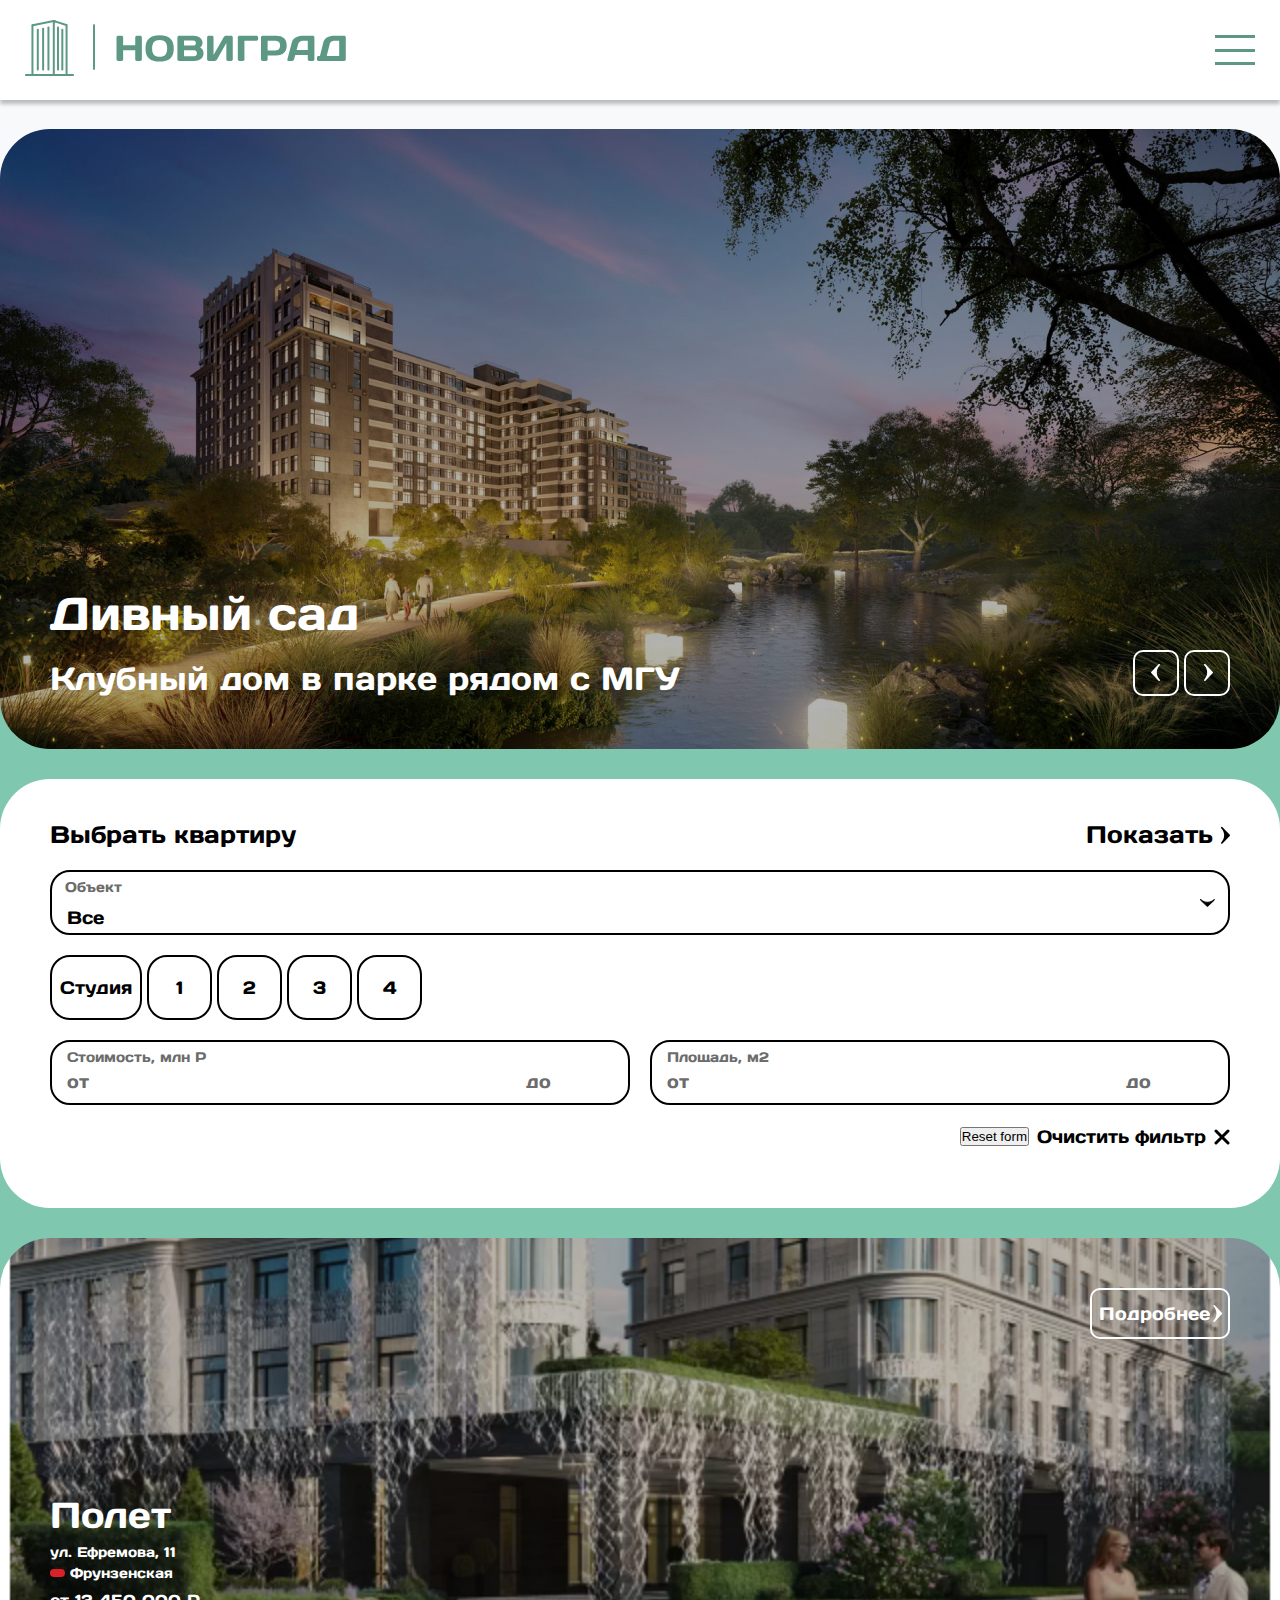
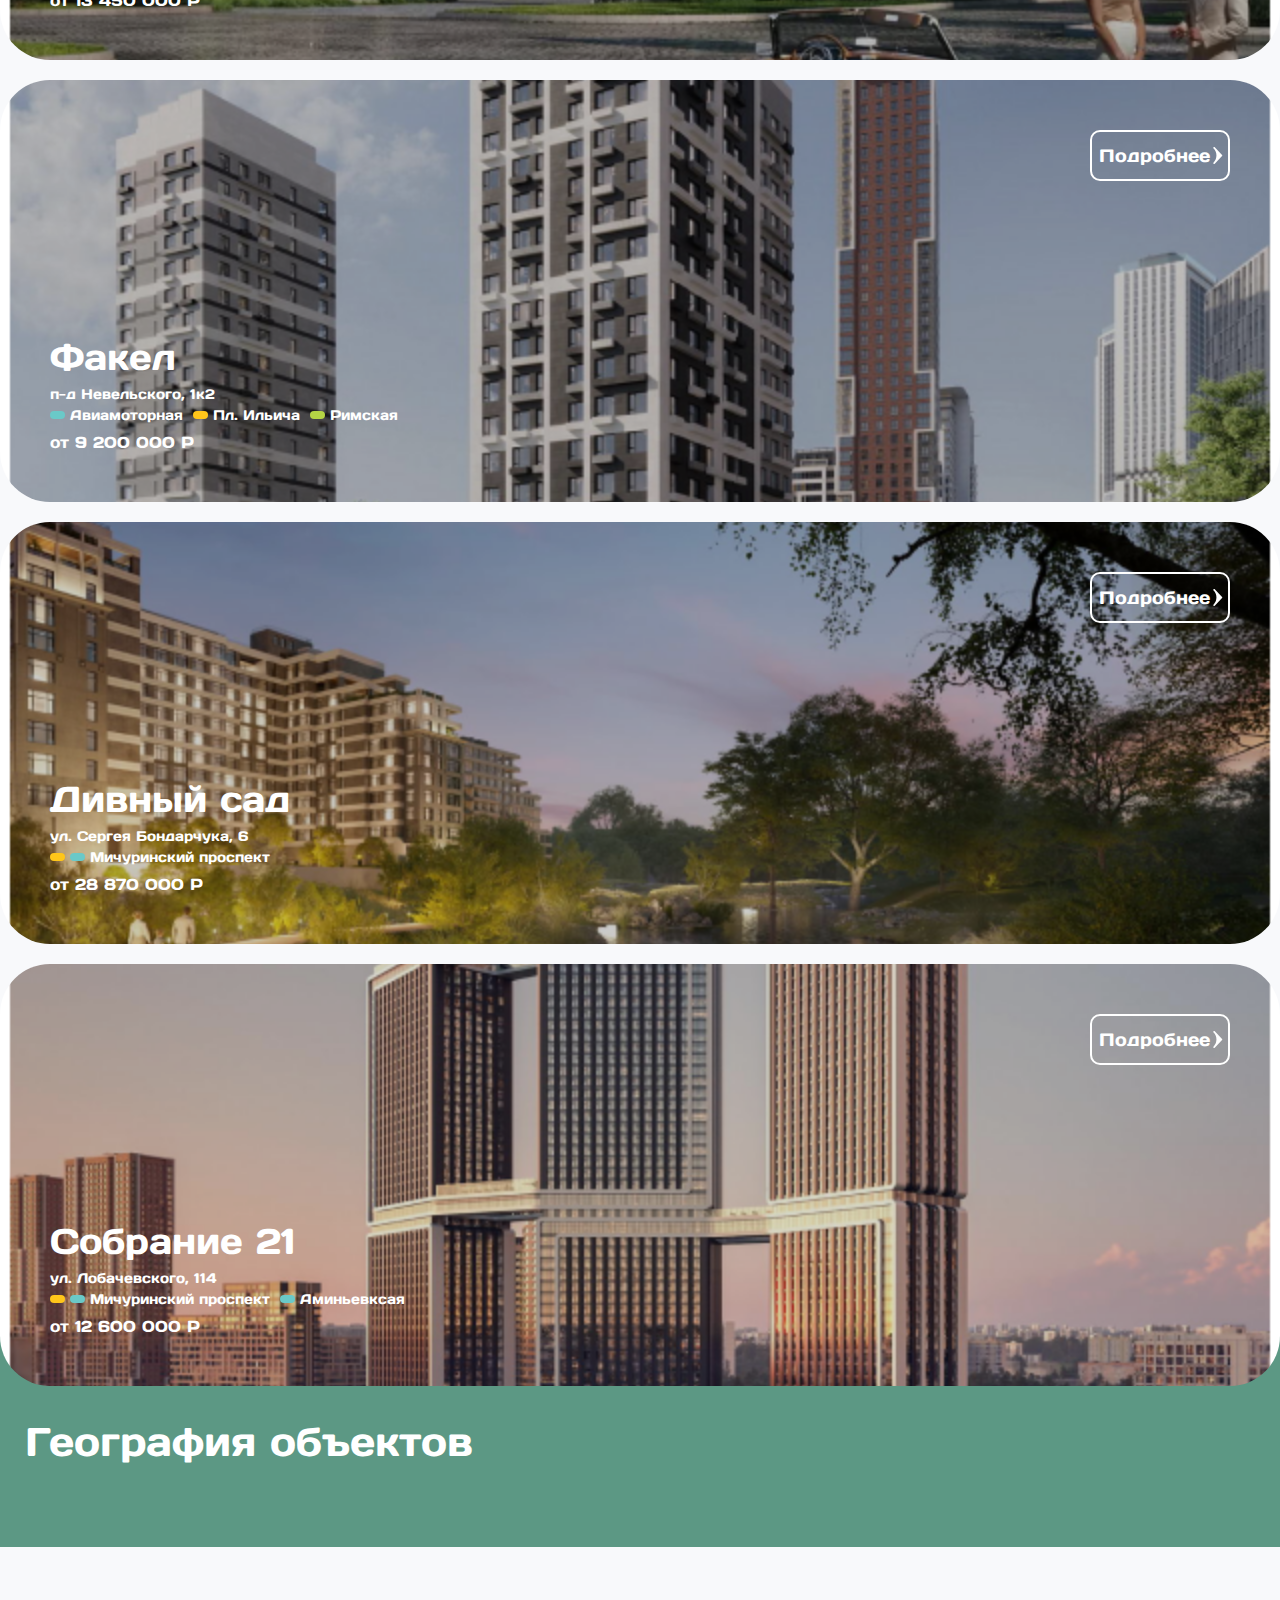
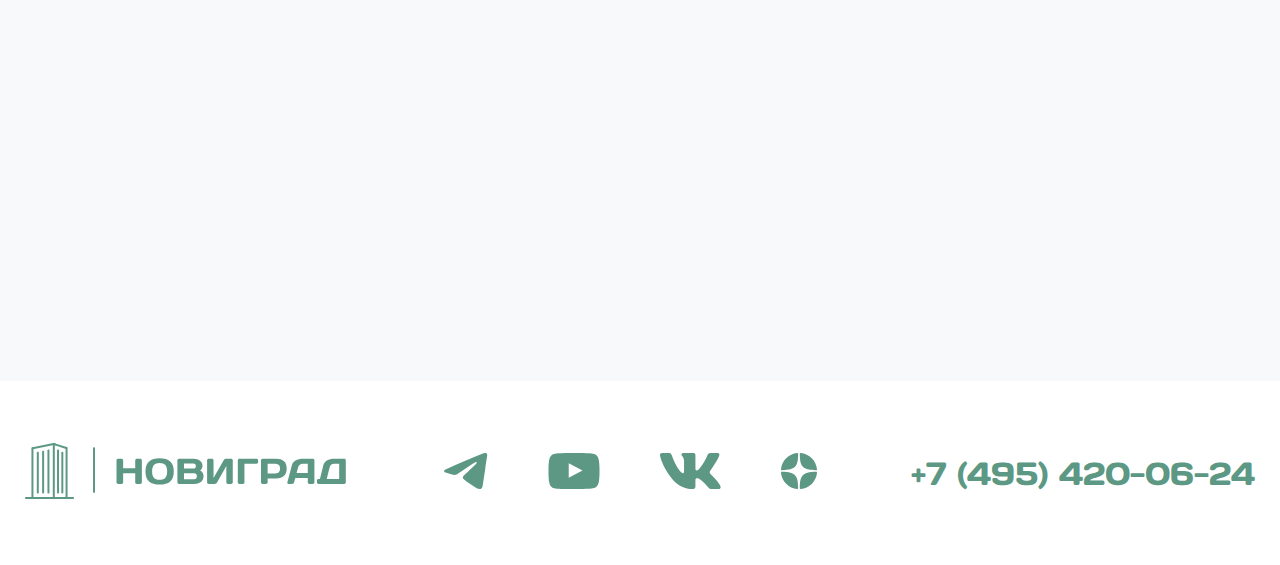
<file: index.html>
<!DOCTYPE html>
<html lang="en">
<head>
    <meta charset="UTF-8">
    <meta name="viewport" content="width=device-width, initial-scale=1.0">
    <title>Главная страница</title>
    <link rel="stylesheet" href="css/pattern.css">
    <link rel="stylesheet" href="css/style.css">
</head>
<body>
    <header class="header">

        <nav class="burger-menu">
            <a href="index.html"><img class="logo" src="img/logo.svg" alt="logo"></a>

            <ul class="menu">
                <li>
                    <a href="favourite.html">
                        <svg class="menuItem" width="26" height="23" viewBox="0 0 26 23" fill="none" xmlns="http://www.w3.org/2000/svg"><mask id="path-1-inside-1_2126_522" fill="white"><path d="M13 22.1139L12.3864 22.7401C12.4669 22.8225 12.5625 22.8879 12.6678 22.9325C12.7731 22.977 12.886 23 13 23C13.114 23 13.2269 22.977 13.3322 22.9325C13.4375 22.8879 13.5331 22.8225 13.6136 22.7401L13 22.1139ZM13 4.42277L12.3864 5.04904C12.4669 5.13141 12.5625 5.19677 12.6678 5.24136C12.7731 5.28595 12.886 5.30891 13 5.30891C13.114 5.30891 13.2269 5.28595 13.3322 5.24136C13.4375 5.19677 13.5331 5.13141 13.6136 5.04904L13 4.42277ZM13.6136 21.4876L3.27427 10.9366L2.0488 12.1874L12.3864 22.7401L13.6136 21.4876ZM22.7257 10.9366L12.3864 21.4876L13.6136 22.7401L23.9512 12.1874L22.7257 10.9366ZM10.7155 3.34185L12.3864 5.04904L13.6136 3.79651L11.9409 2.09109L10.7155 3.34185ZM13.6136 5.04904L15.2845 3.34185L14.0591 2.09109L12.3864 3.79651L13.6136 5.04904ZM19.0043 0C17.1496 0 15.3712 0.751871 14.0591 2.09109L15.2845 3.34185C16.2713 2.33523 17.6092 1.76956 19.0043 1.76911V0ZM24.2667 7.14012C24.2667 8.56426 23.7137 9.93001 22.7257 10.9366L23.9512 12.1874C25.2627 10.8487 25.9996 9.03323 26 7.14012H24.2667ZM26 7.14012C26 5.24645 25.263 3.43033 23.951 2.09129C22.639 0.752261 20.8597 0 19.0043 0V1.76911C20.3999 1.76911 21.7385 2.33498 22.7253 3.34224C23.7122 4.3495 24.2667 5.71564 24.2667 7.14012H26ZM6.99573 1.76911C8.39107 1.76911 9.7292 2.33345 10.7155 3.34185L11.9409 2.09109C10.6293 0.752512 8.85056 0.000359299 6.99573 0V1.76911ZM1.73333 7.14012C1.73333 5.71564 2.28776 4.3495 3.27465 3.34224C4.26155 2.33498 5.60006 1.76911 6.99573 1.76911V0C5.14035 0 3.36096 0.752261 2.049 2.09129C0.737048 3.43033 0 5.24645 0 7.14012H1.73333ZM3.27427 10.9366C2.78545 10.4382 2.39935 9.84641 2.13466 9.195C1.86996 8.54359 1.73359 7.84533 1.73333 7.14012H0C0 9.03307 0.736667 10.8482 2.0488 12.1874L3.27427 10.9366Z"/></mask><path d="M2.0488 12.1874L-1.52266 8.68815L5.61531 15.6917L2.0488 12.1874ZM10.7155 3.34185L7.144 -0.157389L14.282 6.84613L10.7155 3.34185ZM14.0591 2.09109L17.6305 -1.40815L10.4827 5.58527L14.0591 2.09109ZM-0.904109 8.05861L-1.51771 8.68311L5.61531 15.6917L6.22891 15.0672L-0.904109 8.05861ZM7.76256 -0.786931L7.14896 -0.162435L14.282 6.84613L14.8956 6.22163L7.76256 -0.786931ZM18.2473 -0.776828L17.6355 -1.40309L10.4827 5.58527L11.0945 6.21153L18.2473 -0.776828ZM-0.297194 7.43739L-1.52266 8.68815L5.62026 15.6866L6.84573 14.4359L-0.297194 7.43739ZM27.5227 8.68816L26.2972 7.4374L19.1543 14.4359L20.3797 15.6866L27.5227 8.68816ZM8.36947 -1.40815L7.144 -0.157389L14.2869 6.84108L15.5124 5.59032L8.36947 -1.40815ZM18.856 -0.15739L17.6305 -1.40815L10.4876 5.59032L11.7131 6.84108L18.856 -0.15739ZM24.0043 1.76911V0H14.0043V1.76911H24.0043ZM26 2.14012H24.2667V12.1401H26V2.14012ZM1.99573 0V1.76911H11.9957V0H1.99573ZM0 12.1401H1.73333V2.14012H0V12.1401ZM13 22.1139L20.1429 15.1154L13 7.82501L5.85706 15.1154L13 22.1139ZM2.0488 12.1874L9.19231 5.18952L9.19172 5.18892L2.0488 12.1874ZM10.7155 3.34185L3.5664 10.3341L3.56892 10.3366L10.7155 3.34185ZM13 4.42277L20.1429 -2.57571L13 -9.86606L5.85707 -2.57569L13 4.42277ZM14.0591 2.09109L21.1984 9.09326L21.202 9.08956L14.0591 2.09109ZM13.6136 21.4876L20.7565 28.4861L27.614 21.487L20.7559 14.4885L13.6136 21.4876ZM3.27427 10.9366L10.4166 3.93756L10.4137 3.9346L3.27427 10.9366ZM22.7257 10.9366L15.589 3.93189L15.5834 3.93756L22.7257 10.9366ZM12.3864 21.4876L5.24407 14.4885L-1.61404 21.487L5.24347 28.4861L12.3864 21.4876ZM23.9512 12.1874L16.808 5.18921L16.8077 5.18952L23.9512 12.1874ZM13.6136 3.79651L20.7565 10.795L27.617 3.79288L20.7529 -3.20567L13.6136 3.79651ZM11.9409 2.09109L4.7983 9.08986L4.80164 9.09326L11.9409 2.09109ZM15.2845 3.34185L8.14329 -3.65835L8.13798 -3.65292L15.2845 3.34185ZM12.3864 3.79651L5.24711 -3.20567L-1.61702 3.79288L5.24348 10.795L12.3864 3.79651ZM19.0043 1.76911L19.0043 -8.23089L19.001 -8.23089L19.0043 1.76911ZM26 7.14012L36 7.14198V7.14012L26 7.14012ZM6.99573 0L6.99767 -10H6.99573L6.99573 0ZM1.73333 7.14012L-8.26667 7.14012L-8.26667 7.1438L1.73333 7.14012ZM0 7.14012H-10H0ZM5.85706 15.1154L5.24346 15.7417L19.5293 29.7386L20.1429 29.1123L5.85706 15.1154ZM5.23464 29.7296C6.23442 30.7526 7.43326 31.5754 8.76798 32.1407L16.5677 13.7242C17.6918 14.2003 18.6994 14.8924 19.5382 15.7507L5.23464 29.7296ZM8.76798 32.1407C10.1032 32.7061 11.5419 33 13 33V13C14.2301 13 15.4431 13.248 16.5677 13.7242L8.76798 32.1407ZM13 33C14.4581 33 15.8968 32.7061 17.232 32.1407L9.43231 13.7242C10.5569 13.248 11.7699 13 13 13V33ZM17.232 32.1407C18.5667 31.5754 19.7655 30.7526 20.7654 29.7296L6.46184 15.7507C7.30065 14.8924 8.30823 14.2003 9.43231 13.7242L17.232 32.1407ZM20.7565 15.7417L20.1429 15.1154L5.85707 29.1123L6.47067 29.7386L20.7565 15.7417ZM5.85707 -2.57569L5.24347 -1.94943L19.5293 12.0475L20.1429 11.4212L5.85707 -2.57569ZM5.23464 12.0385C6.2344 13.0615 7.43324 13.8843 8.76798 14.4496L16.5677 -3.96685C17.6918 -3.49075 18.6994 -2.79864 19.5382 -1.94041L5.23464 12.0385ZM8.76798 14.4496C10.1032 15.015 11.5419 15.3089 13 15.3089V-4.69109C14.2301 -4.69109 15.4431 -4.44314 16.5677 -3.96685L8.76798 14.4496ZM13 15.3089C14.4581 15.3089 15.8968 15.015 17.232 14.4496L9.43231 -3.96685C10.5569 -4.44314 11.7699 -4.69109 13 -4.69109V15.3089ZM17.232 14.4496C18.5667 13.8843 19.7656 13.0615 20.7654 12.0385L6.46184 -1.94041C7.30064 -2.79868 8.30821 -3.49077 9.43231 -3.96685L17.232 14.4496ZM20.7565 -1.94944L20.1429 -2.57571L5.85708 11.4212L6.47068 12.0475L20.7565 -1.94944ZM20.7559 14.4885L10.4166 3.93756L-3.86807 17.9357L6.47127 28.4867L20.7559 14.4885ZM-5.09471 19.1853L5.24289 29.738L19.5299 15.7423L9.19231 5.18952L-5.09471 19.1853ZM19.5293 29.7386L20.7565 28.4861L6.47067 14.4891L5.24347 15.7417L19.5293 29.7386ZM15.5834 3.93756L5.24407 14.4885L19.5287 28.4867L29.8681 17.9357L15.5834 3.93756ZM5.24347 28.4861L6.47067 29.7386L20.7565 15.7417L19.5293 14.4891L5.24347 28.4861ZM20.7571 29.738L31.0947 19.1853L16.8077 5.18952L6.47009 15.7423L20.7571 29.738ZM3.56892 10.3366L5.23985 12.0438L19.533 -1.94573L17.862 -3.65292L3.56892 10.3366ZM19.5293 12.0475L20.7565 10.795L6.47068 -3.20197L5.24348 -1.94944L19.5293 12.0475ZM20.7529 -3.20567L19.0802 -4.91109L4.80164 9.09326L6.47431 10.7987L20.7529 -3.20567ZM20.7602 12.0438L22.4311 10.3366L8.13798 -3.65292L6.46705 -1.94573L20.7602 12.0438ZM6.91977 -4.91109L5.24711 -3.20567L19.5257 10.7987L21.1984 9.09326L6.91977 -4.91109ZM5.24348 10.795L6.47068 12.0475L20.7565 -1.94944L19.5293 -3.20197L5.24348 10.795ZM19.0043 -10C14.4299 -10 10.0866 -8.14325 6.91615 -4.90739L21.202 9.08956C20.6558 9.64699 19.8693 10 19.0043 10V-10ZM22.4258 10.342C21.5545 11.2309 20.3292 11.7687 19.0075 11.7691L19.001 -8.23089C14.8891 -8.22955 10.988 -6.5604 8.1433 -3.65835L22.4258 10.342ZM14.2667 7.14012C14.2667 5.98341 14.7147 4.82261 15.589 3.93189L29.8625 17.9414C32.7128 15.0374 34.2667 11.1451 34.2667 7.14012H14.2667ZM31.0944 19.1856C34.2574 15.9571 35.9992 11.6213 36 7.14198L16 7.13826C16.0001 6.44515 16.268 5.74036 16.808 5.18921L31.0944 19.1856ZM36 7.14012C36 2.65946 34.258 -1.67782 31.0939 -4.90718L16.8081 9.08977C16.2679 8.53847 16 7.83343 16 7.14012L36 7.14012ZM31.0939 -4.90718C27.9231 -8.14348 23.5785 -10 19.0043 -10L19.0043 10C18.1408 10 17.355 9.648 16.8081 9.08977L31.0939 -4.90718ZM19.0043 11.7691C17.6811 11.7691 16.4544 11.2307 15.5824 10.3407L29.8683 -3.65623C27.0225 -6.56075 23.1188 -8.23089 19.0043 -8.23089L19.0043 11.7691ZM15.5824 10.3407C14.7172 9.45766 14.2667 8.30264 14.2667 7.14012H34.2667C34.2667 3.12864 32.7073 -0.758648 29.8683 -3.65623L15.5824 10.3407ZM6.99573 11.7691C5.67837 11.7691 4.44599 11.2334 3.5664 10.334L17.8645 -3.65036C15.0124 -6.56645 11.1038 -8.23089 6.99573 -8.23089V11.7691ZM19.0836 -4.90768C15.9135 -8.14287 11.5705 -9.99911 6.99767 -10L6.9938 10C6.1306 9.99983 5.3451 9.64789 4.7983 9.08985L19.0836 -4.90768ZM11.7333 7.14012C11.7333 8.30264 11.2828 9.45765 10.4176 10.3407L-3.86827 -3.65623C-6.70726 -0.758645 -8.26667 3.12865 -8.26667 7.14012L11.7333 7.14012ZM10.4176 10.3407C9.54558 11.2307 8.31891 11.7691 6.99573 11.7691L6.99573 -8.23089C2.8812 -8.23089 -1.02248 -6.56075 -3.86827 -3.65623L10.4176 10.3407ZM6.99573 -10C2.4215 -10 -1.92307 -8.14347 -5.09392 -4.90718L9.19193 9.08977C8.64499 9.648 7.8592 10 6.99573 10L6.99573 -10ZM-5.09392 -4.90718C-8.25798 -1.67782 -10 2.65945 -10 7.14012L10 7.14012C10 7.83344 9.73207 8.53847 9.19193 9.08977L-5.09392 -4.90718ZM10.4137 3.9346C10.854 4.38349 11.1821 4.8967 11.399 5.43053L-7.12972 12.9595C-6.38342 14.7961 -5.28306 16.493 -3.86517 17.9387L10.4137 3.9346ZM11.399 5.43053C11.6212 5.97719 11.7331 6.55627 11.7333 7.13645L-8.26667 7.1438C-8.26593 9.1344 -7.88124 11.11 -7.12972 12.9595L11.399 5.43053ZM-10 7.14012C-10 11.6209 -8.25778 15.9569 -5.09412 19.1859L9.19172 5.18892C9.73111 5.73944 10 6.44524 10 7.14012H-10Z" fill="#545454" mask="url(#path-1-inside-1_2126_522)"/></svg>
                    </a>
                </li>
                <li><a class="menuItem burger-number" href="tel:+7 (495) 420-06-24">+7 (495) 420-06-24</a></li>
                <li class="header__nav-item"><a class="menuItem" href="about.html">О компании</a></li>
                <li class="header__nav-item"><a class="menuItem" href="apartments.html">Квартиры</a></li>
                <li class="header__nav-item"><a class="menuItem" href="parking.html">Машиноместа</a></li>
                <li class="header__nav-item"><a class="menuItem" href="contacts.html">Офис продаж</a></li>
                <li class="header__nav-item menuItem">
                    <ul class="drop-container">
                        <li class="header__nav-link">Объекты
                            <svg class="header__nav-arrow" width="17" height="9" viewBox="0 0 17 9" fill="none" xmlns="http://www.w3.org/2000/svg"><path d="M1.08845 0.60389L1.08854 0.60397L1.25558 0.763021C5.31016 4.62361 11.6806 4.62399 15.7356 0.763891L15.9036 0.604011L15.9036 0.604045L15.9085 0.599244C15.9419 0.566567 15.9812 0.541121 16.024 0.524177C16.0667 0.507236 16.1123 0.499079 16.158 0.500083C16.2037 0.501086 16.2489 0.511237 16.291 0.53006C16.333 0.548886 16.3712 0.57607 16.4032 0.610232C16.4352 0.644403 16.4604 0.684868 16.4771 0.729371C16.4937 0.773882 16.5015 0.821406 16.4998 0.869141C16.4981 0.916877 16.487 0.963682 16.4673 1.00681C16.4476 1.04993 16.4197 1.08841 16.3855 1.12013L16.3854 1.12009L16.3805 1.12484L8.73409 8.40378L8.73388 8.40397C8.66874 8.46605 8.58329 8.5 8.49523 8.5C8.40716 8.5 8.32171 8.46605 8.25657 8.40397L8.25638 8.4038L0.610973 1.12496C0.610939 1.12492 0.610905 1.12489 0.610871 1.12486C0.577374 1.09292 0.550218 1.05444 0.531142 1.0115C0.512043 0.968497 0.501472 0.921976 0.500143 0.874619C0.498814 0.827261 0.506759 0.780178 0.523438 0.736098C0.540116 0.692026 0.565147 0.651951 0.596907 0.61807C0.628661 0.584197 0.666507 0.557185 0.70817 0.538381C0.749824 0.51958 0.794589 0.509296 0.839938 0.508003C0.885285 0.50671 0.93052 0.514426 0.973101 0.5308C1.01569 0.547176 1.05492 0.571946 1.08845 0.60389Z" fill="#545454" stroke="#545454"/></svg>
                        </li>
                        <li class="block-down">
                            <a class="block-down-link" href="flight.html">Полет</a>
                            <a class="block-down-link" href="fakel.html">Факел</a>
                            <a class="block-down-link" href="garden.html">Дивный сад</a>
                            <a class="block-down-link" href="event.html">Собрание 21</a>
                        </li>
                    </ul>
                </li>
            </ul>

            <button class="hamburgerBtn">
                <div class="menuIcon material-icons">
                    <div class="menu-elem"></div>
                    <div class="menu-elem"></div>
                    <div class="menu-elem"></div>
                </div>
                <div class="closeIcon material-icons">
                    <div class="close-icon-elem close-icon-elem__1"></div>
                    <div class="close-icon-elem close-icon-elem__2"></div>
                </div>
            </button>
        </nav>

        <div class="wrapper">
            <div class="header__content">
                <div class="header__menu">
                    <a href="index.html"><img class="logo" src="img/logo.svg" alt="logo"></a>
                    <nav class="header__nav">
                        <ul class="header__nav-list">
                            <li class="header__nav-item"><a class="header__nav-link" href="about.html">О компании</a></li>

                            <li class="header__nav-list">
                                <ul class="drop-container-desktop">
                                    <li class="header__nav-link">Объекты
                                        <svg class="header__nav-arrow" width="17" height="9" viewBox="0 0 17 9" fill="none" xmlns="http://www.w3.org/2000/svg"><path d="M1.08845 0.60389L1.08854 0.60397L1.25558 0.763021C5.31016 4.62361 11.6806 4.62399 15.7356 0.763891L15.9036 0.604011L15.9036 0.604045L15.9085 0.599244C15.9419 0.566567 15.9812 0.541121 16.024 0.524177C16.0667 0.507236 16.1123 0.499079 16.158 0.500083C16.2037 0.501086 16.2489 0.511237 16.291 0.53006C16.333 0.548886 16.3712 0.57607 16.4032 0.610232C16.4352 0.644403 16.4604 0.684868 16.4771 0.729371C16.4937 0.773882 16.5015 0.821406 16.4998 0.869141C16.4981 0.916877 16.487 0.963682 16.4673 1.00681C16.4476 1.04993 16.4197 1.08841 16.3855 1.12013L16.3854 1.12009L16.3805 1.12484L8.73409 8.40378L8.73388 8.40397C8.66874 8.46605 8.58329 8.5 8.49523 8.5C8.40716 8.5 8.32171 8.46605 8.25657 8.40397L8.25638 8.4038L0.610973 1.12496C0.610939 1.12492 0.610905 1.12489 0.610871 1.12486C0.577374 1.09292 0.550218 1.05444 0.531142 1.0115C0.512043 0.968497 0.501472 0.921976 0.500143 0.874619C0.498814 0.827261 0.506759 0.780178 0.523438 0.736098C0.540116 0.692026 0.565147 0.651951 0.596907 0.61807C0.628661 0.584197 0.666507 0.557185 0.70817 0.538381C0.749824 0.51958 0.794589 0.509296 0.839938 0.508003C0.885285 0.50671 0.93052 0.514426 0.973101 0.5308C1.01569 0.547176 1.05492 0.571946 1.08845 0.60389Z" fill="#545454" stroke="#545454"/></svg>
                                    </li>
                                    <li class="block-down">
                                        <a class="block-down-link" href="flight.html">Полет</a>
                                        <a class="block-down-link" href="fakel.html">Факел</a>
                                        <a class="block-down-link" href="garden.html">Дивный сад</a>
                                        <a class="block-down-link" href="event.html">Собрание 21</a>
                                    </li>
                                </ul>
                            </li>
                            <li class="header__nav-item"><a class="header__nav-link" href="apartments.html">Квартиры</a></li>
                            <li class="header__nav-item"><a class="header__nav-link" href="parking.html">Машиноместа</a></li>
                            <li class="header__nav-item"><a class="header__nav-link" href="contacts.html">Офис продаж</a></li>
                        </ul>
                    </nav>
                </div>
                <div class="header__contact">
                    <a class="header__contact-number" href="tel:+7 (495) 420-06-24">+7 (495) 420-06-24</a>
                    <a href="favourite.html"><img src="img/heart.svg" alt=""></a>
                </div>
            </div>
        </div>
    </header>

    <main>
        <section class="banner">
            <div class="wrapper">
                <div class="banner-slider">
                    <div class="slider">
                        <div class="slide slide-1">
                            <div class="slide-content">
                                <div class="slide-info">
                                    <p class="slide-title">Дивный сад</p>
                                    <p class="slide-text">Клубный дом в парке рядом с МГУ</p>
                                </div>
                            </div>
                        </div>
                        <div class="slide slide-2">
                            <div class="slide-content">
                                <div class="slide-info">
                                    <p class="slide-title">Полет</p>
                                    <p class="slide-text">Здесь мечты взлетают выше всех ожиданий</p>
                                </div>
                            </div>
                        </div>
                        <div class="slide slide-3">
                            <div class="slide-content">
                                <div class="slide-info">
                                    <p class="slide-title">Факел</p>
                                    <p class="slide-text">Свет современного стиля жизни в центре Москвы</p>
                                </div>
                            </div>
                        </div>
                        <div class="slide slide-4">
                            <div class="slide-content">
                                <div class="slide-info">
                                    <p class="slide-title">Собрание 21</p>
                                    <p class="slide-text">Архитектура мирового уровня в окружении природы</p>
                                </div>
                            </div>
                        </div>
                    </div>
                    <div class="slider-button">
                        <button class="prev-button" aria-label="prev">
                            <svg width="46" height="46" viewBox="0 0 46 46" fill="none" xmlns="http://www.w3.org/2000/svg"><rect x="1" y="1" width="44" height="44" rx="9" stroke="white" stroke-width="2"/><path d="M26.7581 15.4333C26.8354 15.3522 26.8958 15.2568 26.9359 15.1526C26.976 15.0483 26.995 14.9372 26.9918 14.8257C26.9886 14.7141 26.9633 14.6043 26.9173 14.5025C26.8714 14.4006 26.8056 14.3088 26.7239 14.2321C26.6421 14.1555 26.546 14.0956 26.4409 14.0558C26.3358 14.016 26.2238 13.9972 26.1114 14.0003C25.9989 14.0035 25.8882 14.0286 25.7855 14.0742C25.6829 14.1198 25.5903 14.185 25.513 14.2661L18.2341 21.9116C18.0838 22.0693 18 22.2782 18 22.4952C18 22.7123 18.0838 22.9211 18.2341 23.0788L25.513 30.7252C25.5898 30.8081 25.6823 30.875 25.7854 30.9221C25.8884 30.9692 25.9999 30.9955 26.1132 30.9995C26.2266 31.0035 26.3397 30.9851 26.4458 30.9454C26.552 30.9056 26.6491 30.8454 26.7316 30.7681C26.8141 30.6909 26.8803 30.5981 26.9263 30.4953C26.9723 30.3924 26.9973 30.2815 26.9998 30.169C27.0023 30.0565 26.9822 29.9446 26.9407 29.8399C26.8992 29.7351 26.8372 29.6396 26.7581 29.5588L26.5983 29.3909C22.922 25.5289 22.9223 19.4619 26.5991 15.6004L26.7581 15.4333Z" fill="white"/></svg>
                        </button>
                        <button class="next-button" aria-label="next">
                            <svg width="46" height="46" viewBox="0 0 46 46" fill="none" xmlns="http://www.w3.org/2000/svg"><path d="M10 1H36C40.9706 1 45 5.02944 45 10V36C45 40.9706 40.9706 45 36 45H10C5.02944 45 1 40.9706 1 36V10C1 5.02944 5.02944 1 10 1Z" stroke="white" stroke-width="2"/><path d="M20.2419 29.5667C20.1646 29.6478 20.1042 29.7432 20.0641 29.8474C20.024 29.9517 20.005 30.0628 20.0082 30.1743C20.0114 30.2859 20.0367 30.3957 20.0827 30.4975C20.1286 30.5994 20.1944 30.6912 20.2761 30.7679C20.3579 30.8445 20.454 30.9044 20.5591 30.9442C20.6642 30.984 20.7762 31.0028 20.8886 30.9997C21.0011 30.9965 21.1118 30.9714 21.2145 30.9258C21.3171 30.8802 21.4097 30.815 21.487 30.7339L28.7659 23.0884C28.9162 22.9307 29 22.7218 29 22.5048C29 22.2877 28.9162 22.0789 28.7659 21.9212L21.487 14.2748C21.4102 14.1919 21.3177 14.125 21.2146 14.0779C21.1116 14.0308 21.0001 14.0045 20.8868 14.0005C20.7734 13.9965 20.6603 14.0149 20.5542 14.0546C20.448 14.0944 20.3509 14.1546 20.2684 14.2319C20.1859 14.3091 20.1197 14.4019 20.0737 14.5047C20.0277 14.6076 20.0027 14.7185 20.0002 14.831C19.9977 14.9435 20.0178 15.0554 20.0593 15.1601C20.1008 15.2649 20.1628 15.3604 20.2419 15.4412L20.4017 15.6091C24.078 19.4711 24.0777 25.5381 20.4009 29.3996L20.2419 29.5667Z" fill="white"/></svg>
                        </button>
                    </div>
                </div>
            </div>
        </section>

        <section class="filter">
            <div class="wrapper">
                <div class="filter__content">
                    <form class="filter__form">
                        <div class="form__info">
                            <h3 class="form__info-title">Выбрать квартиру</h3>
                            <a class="form__info-link-index" href="apartments.html">Показать
                                <svg width="9" height="18" viewBox="0 0 9 18" fill="none" xmlns="http://www.w3.org/2000/svg"><path d="M0.241859 16.4319C0.164601 16.513 0.104204 16.6084 0.0641136 16.7127C0.0240231 16.8169 0.00502586 16.928 0.00820637 17.0395C0.0113869 17.1511 0.036684 17.2609 0.0826511 17.3628C0.128618 17.4646 0.194357 17.5565 0.276114 17.6331C0.35787 17.7097 0.454043 17.7697 0.559141 17.8094C0.664239 17.8492 0.776204 17.868 0.888644 17.8649C1.00108 17.8617 1.1118 17.8366 1.21446 17.791C1.31712 17.7454 1.40973 17.6802 1.48699 17.5991L8.76592 9.95362C8.91624 9.79589 9 9.58707 9 9.37001C9 9.15295 8.91624 8.94413 8.76592 8.7864L1.48699 1.14004C1.41024 1.05716 1.31765 0.990234 1.21461 0.943151C1.11157 0.896069 1.00013 0.869764 0.886752 0.865768C0.773376 0.861773 0.66033 0.880165 0.55418 0.919876C0.44803 0.959587 0.350892 1.01982 0.268409 1.09709C0.185925 1.17436 0.11974 1.26711 0.0736971 1.36996C0.0276546 1.47282 0.00267315 1.58372 0.000203133 1.69624C-0.00226688 1.80875 0.0178232 1.92063 0.0593081 2.02538C0.100793 2.13012 0.162845 2.22565 0.241859 2.3064L0.40174 2.47436C4.07803 6.3363 4.07766 12.4034 0.400911 16.2649L0.241859 16.4319Z" fill="black"/></svg>                                    
                            </a>
                        </div>

                        <div class="form__data">

                            <div class="select-wrapper">
                                <div class="select-text">Объект</div>
                                <select class="zone">
                                    <option value="">Все</option>
                                    <option value="flight">Полет</option>
                                    <option value="fakel">Факел</option>
                                    <option value="garden">Дивный сад</option>
                                    <option value="event">Собрание 21</option>   
                                </select>     
                            </div>

                            <div class="size">
                                <label class="checkbox-btn">
                                    <input type="checkbox" class="btn" value="studio">
                                    <span class="checkbox-number checkbox-studio">Студия</span>
                                </label>
                                <label class="checkbox-btn">
                                    <input type="checkbox" class="btn" value="one-room">
                                    <span class="checkbox-number">1</span>
                                </label>
                                <label class="checkbox-btn">
                                    <input type="checkbox" class="btn" value="two-room">
                                    <span class="checkbox-number">2</span>
                                </label>
                                <label class="checkbox-btn">
                                    <input type="checkbox" class="btn" value="three-room">
                                    <span class="checkbox-number">3</span>
                                </label>
                                <label class="checkbox-btn">
                                    <input type="checkbox" class="btn" value="four-room">
                                    <span class="checkbox-number">4</span>
                                </label>
                            </div>

                            <div class="form__price-area">
                                <div class="price">
                                    <p class="input-title">Стоимость, млн P</p>
                                    <div class="price-input">
                                        <label class="input-label">
                                            <span>от</span>
                                            <input class="input-text inp" type="number" value="">
                                        </label>
                                        <label class="input-label">
                                            <span>до</span>
                                            <input class="input-text inp" type="number" value="">
                                        </label>
                                    </div>
                                </div>
                            
                                <div class="area">
                                    <p class="input-title">Площадь, м2</p>
                                    <div class="area-input">
    
                                        <label class="input-label">
                                            <span>от</span>
                                            <input class="input-area inp" type="number" value="">
                                        </label>
    
                                        <label class="input-label">
                                            <span>до</span>
                                            <input class="input-area inp" type="number" value="">
                                        </label> 
                                    </div>
                                </div>
                            </div>
                        </div>   

                        <div class="form__delete">
                            <a class="form__delete-info" href="#!">
                                <input class="reset-form" type="reset" value="Reset form" />Очистить фильтр
                                <svg width="16" height="16" viewBox="0 0 16 16" fill="none" xmlns="http://www.w3.org/2000/svg"><path d="M14 14L2 2M14 2L2 14" stroke="black" stroke-width="3" stroke-linecap="round"/></svg>
                            </a>
                        </div>
                    </form>
                    
                    <div class="filter-content">
                    </div>
                </div>
            </div>
        </section>

        <section class="objects">
            <div class="wrapper">
                <div class="objects__content">
                    <div class="objects-card card-1">
                        <div class="card-content">
                            <a class="card-link" href="flight.html">
                                <span class="card-link__text">Подробнее</span>
                                <img src="img/more-arrow.svg" alt="">
                            </a>
                            <div class="card-info">
                                <h3 class="card-title">Полет</h3>
                                <p class="card-address">ул. Ефремова, 11</p>
                                <div class="card-metro">
                                    <div class="card-item">
                                        <img src="img/card-red.svg" alt="">
                                        <p class="card-text">Фрунзенская</p>
                                    </div>
                                </div>
                                <p class="card-price">от 13 450 000 Р</p>
                            </div>
                        </div>
                    </div>

                    <div class="objects-card card-2">
                        <div class="card-content">
                            <a class="card-link" href="fakel.html">
                                <span class="card-link__text">Подробнее</span>
                                <img src="img/more-arrow.svg" alt="">
                            </a>
                            <div class="card-info">
                                <h3 class="card-title">Факел</h3>
                                <p class="card-address">п-д Невельского, 1к2</p>
                                <div class="card-metro">
                                    <div class="card-item">
                                        <img src="img/card-blue.svg" alt="">
                                        <p class="card-text">Авиамоторная</p>
                                    </div>

                                    <div class="card-item">
                                        <img src="img/card-yellow.svg" alt="">
                                        <p class="card-text">Пл. Ильича</p>
                                    </div>

                                    <div class="card-item">
                                        <img src="img/card-green.svg" alt="">
                                        <p class="card-text">Римская</p>
                                    </div>
                                </div>
                                <p class="card-price">от 9 200 000 Р</p>
                            </div>
                        </div>
                    </div>

                    <div class="objects-card card-3">
                        <div class="card-content">
                            <a class="card-link" href="garden.html">
                                <span class="card-link__text">Подробнее</span>
                                <img src="img/more-arrow.svg" alt="">
                            </a>
                            <div class="card-info">
                                <h3 class="card-title">Дивный сад</h3>
                                <p class="card-address">ул. Сергея Бондарчука, 6</p>
                                <div class="card-metro">
                                    <div class="card-item">
                                        <img src="img/card-yellow.svg" alt="">
                                        <img src="img/card-blue.svg" alt="">
                                        <p class="card-text">Мичуринский проспект</p>
                                    </div>
                                </div>
                                <p class="card-price">от 28 870 000 Р</p>
                            </div>
                        </div>
                    </div>

                    <div class="objects-card card-4">
                        <div class="card-content">
                            <a class="card-link" href="event.html">
                                <span class="card-link__text">Подробнее</span>
                                <img src="img/more-arrow.svg" alt="">
                            </a>
                            <div class="card-info">
                                <h3 class="card-title">Собрание 21</h3>
                                <p class="card-address">ул. Лобачевского, 114</p>
                                <div class="card-metro">
                                    <div class="card-item">
                                        <img src="img/card-yellow.svg" alt="">
                                        <img src="img/card-blue.svg" alt="">
                                        <p class="card-text">Мичуринский проспект</p>
                                    </div>
                                    <div class="card-item">
                                        <img src="img/card-blue.svg" alt="">
                                        <p class="card-text">Аминьевксая</p>
                                    </div>
                                </div>
                                <p class="card-price">от 12 600 000 Р</p>
                            </div>
                        </div>
                    </div>
                </div>
            </div>
        </section>

        <section class="geography">
            <div class="wrapper">
                <h3 class="geography-title">География объектов</h3>  
            </div>
        </section>

        <section class="map">
            <div class="wrapper">
                <div class="map__conent">
                    <iframe src="https://yandex.ru/map-widget/v1/?um=constructor%3Ab467118e9f4e67b874da747289a6b54fd35447d5da50e6c56ae3791377e10b46&amp;source=constructor" width="1300" height="450" frameborder="0"></iframe>
                </div>
            </div>
        </section>
    </main>

    <footer class="footer">
        <div class="wrapper">
            <div class="footer__content">
                <a href="index.html"><img class="logo" src="img/logo.svg" alt="logo"></a>
                <div class="footer-icon">
                    <a href="#"><img src="img/tg.svg" alt=""></a>
                    <a href="#"><img src="img/yt.svg" alt=""></a>
                    <a href="#"><img src="img/vk.svg" alt=""></a>
                    <a href="#"><img src="img/dz.svg" alt=""></a>
                </div>
                <a class="footer__contact-number" href="tel:+7 (495) 420-06-24">+7 (495) 420-06-24</a>
            </div>
        </div>
    </footer>

    <script src="js/script.js"></script>
</body>
</html>
</file>
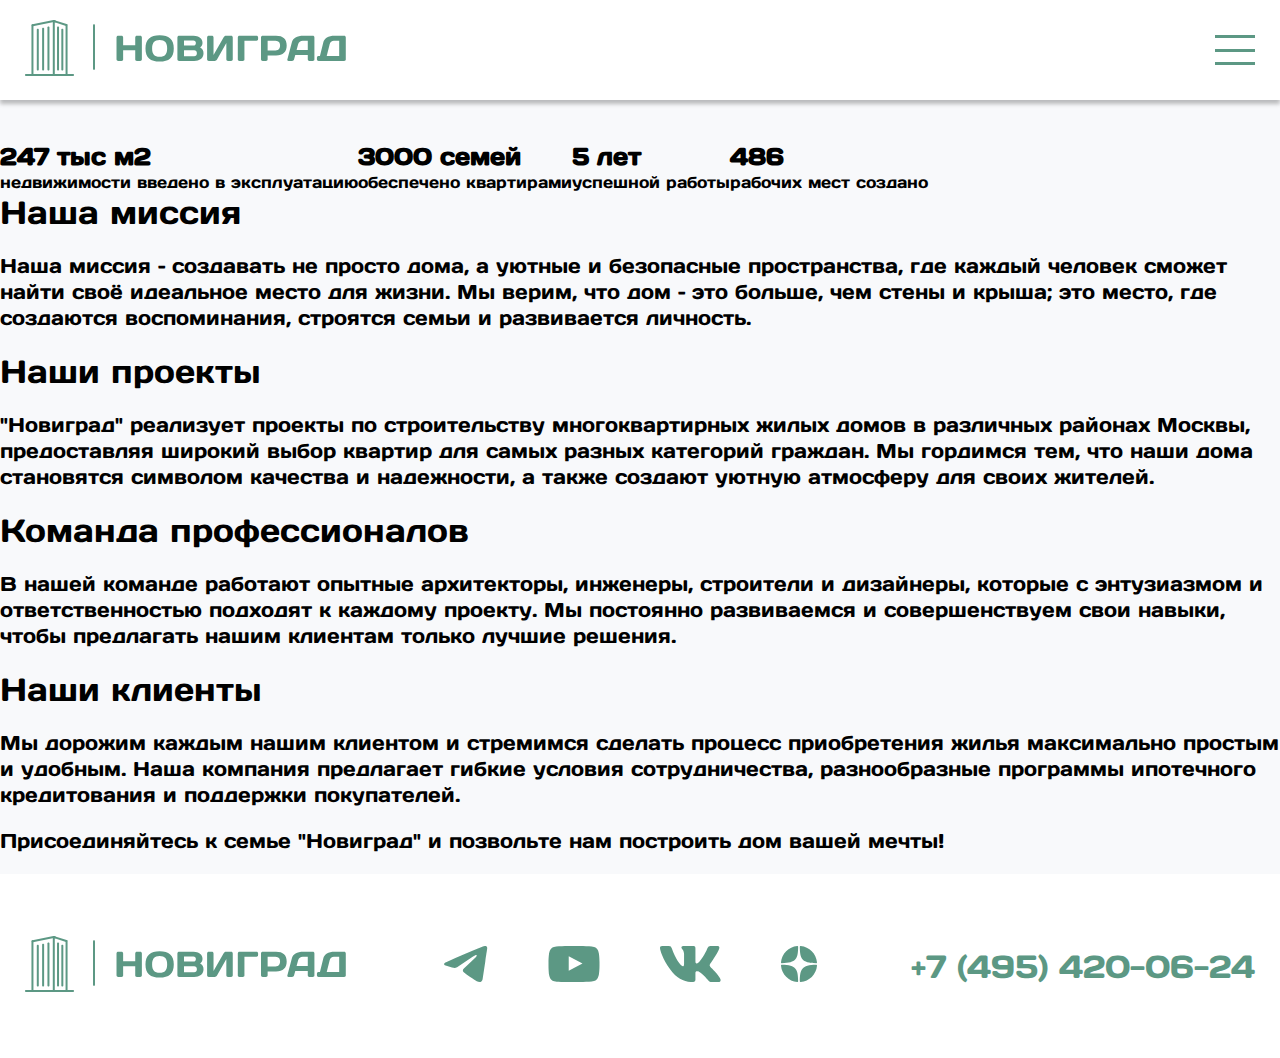
<file: about.html>
<!DOCTYPE html>
<html lang="en">
<head>
    <meta charset="UTF-8">
    <meta name="viewport" content="width=device-width, initial-scale=1.0">
    <title>О компании</title>
    <link rel="stylesheet" href="css/pattern.css">
    <link rel="stylesheet" href="css/about.css">
</head>
<body>
    <header class="header">

        <nav class="burger-menu">
            <a href="index.html"><img class="logo" src="img/logo.svg" alt="logo"></a>

            <ul class="menu">
                <li>
                    <a href="favourite.html">
                        <svg class="menuItem" width="26" height="23" viewBox="0 0 26 23" fill="none" xmlns="http://www.w3.org/2000/svg"><mask id="path-1-inside-1_2126_522" fill="white"><path d="M13 22.1139L12.3864 22.7401C12.4669 22.8225 12.5625 22.8879 12.6678 22.9325C12.7731 22.977 12.886 23 13 23C13.114 23 13.2269 22.977 13.3322 22.9325C13.4375 22.8879 13.5331 22.8225 13.6136 22.7401L13 22.1139ZM13 4.42277L12.3864 5.04904C12.4669 5.13141 12.5625 5.19677 12.6678 5.24136C12.7731 5.28595 12.886 5.30891 13 5.30891C13.114 5.30891 13.2269 5.28595 13.3322 5.24136C13.4375 5.19677 13.5331 5.13141 13.6136 5.04904L13 4.42277ZM13.6136 21.4876L3.27427 10.9366L2.0488 12.1874L12.3864 22.7401L13.6136 21.4876ZM22.7257 10.9366L12.3864 21.4876L13.6136 22.7401L23.9512 12.1874L22.7257 10.9366ZM10.7155 3.34185L12.3864 5.04904L13.6136 3.79651L11.9409 2.09109L10.7155 3.34185ZM13.6136 5.04904L15.2845 3.34185L14.0591 2.09109L12.3864 3.79651L13.6136 5.04904ZM19.0043 0C17.1496 0 15.3712 0.751871 14.0591 2.09109L15.2845 3.34185C16.2713 2.33523 17.6092 1.76956 19.0043 1.76911V0ZM24.2667 7.14012C24.2667 8.56426 23.7137 9.93001 22.7257 10.9366L23.9512 12.1874C25.2627 10.8487 25.9996 9.03323 26 7.14012H24.2667ZM26 7.14012C26 5.24645 25.263 3.43033 23.951 2.09129C22.639 0.752261 20.8597 0 19.0043 0V1.76911C20.3999 1.76911 21.7385 2.33498 22.7253 3.34224C23.7122 4.3495 24.2667 5.71564 24.2667 7.14012H26ZM6.99573 1.76911C8.39107 1.76911 9.7292 2.33345 10.7155 3.34185L11.9409 2.09109C10.6293 0.752512 8.85056 0.000359299 6.99573 0V1.76911ZM1.73333 7.14012C1.73333 5.71564 2.28776 4.3495 3.27465 3.34224C4.26155 2.33498 5.60006 1.76911 6.99573 1.76911V0C5.14035 0 3.36096 0.752261 2.049 2.09129C0.737048 3.43033 0 5.24645 0 7.14012H1.73333ZM3.27427 10.9366C2.78545 10.4382 2.39935 9.84641 2.13466 9.195C1.86996 8.54359 1.73359 7.84533 1.73333 7.14012H0C0 9.03307 0.736667 10.8482 2.0488 12.1874L3.27427 10.9366Z"/></mask><path d="M2.0488 12.1874L-1.52266 8.68815L5.61531 15.6917L2.0488 12.1874ZM10.7155 3.34185L7.144 -0.157389L14.282 6.84613L10.7155 3.34185ZM14.0591 2.09109L17.6305 -1.40815L10.4827 5.58527L14.0591 2.09109ZM-0.904109 8.05861L-1.51771 8.68311L5.61531 15.6917L6.22891 15.0672L-0.904109 8.05861ZM7.76256 -0.786931L7.14896 -0.162435L14.282 6.84613L14.8956 6.22163L7.76256 -0.786931ZM18.2473 -0.776828L17.6355 -1.40309L10.4827 5.58527L11.0945 6.21153L18.2473 -0.776828ZM-0.297194 7.43739L-1.52266 8.68815L5.62026 15.6866L6.84573 14.4359L-0.297194 7.43739ZM27.5227 8.68816L26.2972 7.4374L19.1543 14.4359L20.3797 15.6866L27.5227 8.68816ZM8.36947 -1.40815L7.144 -0.157389L14.2869 6.84108L15.5124 5.59032L8.36947 -1.40815ZM18.856 -0.15739L17.6305 -1.40815L10.4876 5.59032L11.7131 6.84108L18.856 -0.15739ZM24.0043 1.76911V0H14.0043V1.76911H24.0043ZM26 2.14012H24.2667V12.1401H26V2.14012ZM1.99573 0V1.76911H11.9957V0H1.99573ZM0 12.1401H1.73333V2.14012H0V12.1401ZM13 22.1139L20.1429 15.1154L13 7.82501L5.85706 15.1154L13 22.1139ZM2.0488 12.1874L9.19231 5.18952L9.19172 5.18892L2.0488 12.1874ZM10.7155 3.34185L3.5664 10.3341L3.56892 10.3366L10.7155 3.34185ZM13 4.42277L20.1429 -2.57571L13 -9.86606L5.85707 -2.57569L13 4.42277ZM14.0591 2.09109L21.1984 9.09326L21.202 9.08956L14.0591 2.09109ZM13.6136 21.4876L20.7565 28.4861L27.614 21.487L20.7559 14.4885L13.6136 21.4876ZM3.27427 10.9366L10.4166 3.93756L10.4137 3.9346L3.27427 10.9366ZM22.7257 10.9366L15.589 3.93189L15.5834 3.93756L22.7257 10.9366ZM12.3864 21.4876L5.24407 14.4885L-1.61404 21.487L5.24347 28.4861L12.3864 21.4876ZM23.9512 12.1874L16.808 5.18921L16.8077 5.18952L23.9512 12.1874ZM13.6136 3.79651L20.7565 10.795L27.617 3.79288L20.7529 -3.20567L13.6136 3.79651ZM11.9409 2.09109L4.7983 9.08986L4.80164 9.09326L11.9409 2.09109ZM15.2845 3.34185L8.14329 -3.65835L8.13798 -3.65292L15.2845 3.34185ZM12.3864 3.79651L5.24711 -3.20567L-1.61702 3.79288L5.24348 10.795L12.3864 3.79651ZM19.0043 1.76911L19.0043 -8.23089L19.001 -8.23089L19.0043 1.76911ZM26 7.14012L36 7.14198V7.14012L26 7.14012ZM6.99573 0L6.99767 -10H6.99573L6.99573 0ZM1.73333 7.14012L-8.26667 7.14012L-8.26667 7.1438L1.73333 7.14012ZM0 7.14012H-10H0ZM5.85706 15.1154L5.24346 15.7417L19.5293 29.7386L20.1429 29.1123L5.85706 15.1154ZM5.23464 29.7296C6.23442 30.7526 7.43326 31.5754 8.76798 32.1407L16.5677 13.7242C17.6918 14.2003 18.6994 14.8924 19.5382 15.7507L5.23464 29.7296ZM8.76798 32.1407C10.1032 32.7061 11.5419 33 13 33V13C14.2301 13 15.4431 13.248 16.5677 13.7242L8.76798 32.1407ZM13 33C14.4581 33 15.8968 32.7061 17.232 32.1407L9.43231 13.7242C10.5569 13.248 11.7699 13 13 13V33ZM17.232 32.1407C18.5667 31.5754 19.7655 30.7526 20.7654 29.7296L6.46184 15.7507C7.30065 14.8924 8.30823 14.2003 9.43231 13.7242L17.232 32.1407ZM20.7565 15.7417L20.1429 15.1154L5.85707 29.1123L6.47067 29.7386L20.7565 15.7417ZM5.85707 -2.57569L5.24347 -1.94943L19.5293 12.0475L20.1429 11.4212L5.85707 -2.57569ZM5.23464 12.0385C6.2344 13.0615 7.43324 13.8843 8.76798 14.4496L16.5677 -3.96685C17.6918 -3.49075 18.6994 -2.79864 19.5382 -1.94041L5.23464 12.0385ZM8.76798 14.4496C10.1032 15.015 11.5419 15.3089 13 15.3089V-4.69109C14.2301 -4.69109 15.4431 -4.44314 16.5677 -3.96685L8.76798 14.4496ZM13 15.3089C14.4581 15.3089 15.8968 15.015 17.232 14.4496L9.43231 -3.96685C10.5569 -4.44314 11.7699 -4.69109 13 -4.69109V15.3089ZM17.232 14.4496C18.5667 13.8843 19.7656 13.0615 20.7654 12.0385L6.46184 -1.94041C7.30064 -2.79868 8.30821 -3.49077 9.43231 -3.96685L17.232 14.4496ZM20.7565 -1.94944L20.1429 -2.57571L5.85708 11.4212L6.47068 12.0475L20.7565 -1.94944ZM20.7559 14.4885L10.4166 3.93756L-3.86807 17.9357L6.47127 28.4867L20.7559 14.4885ZM-5.09471 19.1853L5.24289 29.738L19.5299 15.7423L9.19231 5.18952L-5.09471 19.1853ZM19.5293 29.7386L20.7565 28.4861L6.47067 14.4891L5.24347 15.7417L19.5293 29.7386ZM15.5834 3.93756L5.24407 14.4885L19.5287 28.4867L29.8681 17.9357L15.5834 3.93756ZM5.24347 28.4861L6.47067 29.7386L20.7565 15.7417L19.5293 14.4891L5.24347 28.4861ZM20.7571 29.738L31.0947 19.1853L16.8077 5.18952L6.47009 15.7423L20.7571 29.738ZM3.56892 10.3366L5.23985 12.0438L19.533 -1.94573L17.862 -3.65292L3.56892 10.3366ZM19.5293 12.0475L20.7565 10.795L6.47068 -3.20197L5.24348 -1.94944L19.5293 12.0475ZM20.7529 -3.20567L19.0802 -4.91109L4.80164 9.09326L6.47431 10.7987L20.7529 -3.20567ZM20.7602 12.0438L22.4311 10.3366L8.13798 -3.65292L6.46705 -1.94573L20.7602 12.0438ZM6.91977 -4.91109L5.24711 -3.20567L19.5257 10.7987L21.1984 9.09326L6.91977 -4.91109ZM5.24348 10.795L6.47068 12.0475L20.7565 -1.94944L19.5293 -3.20197L5.24348 10.795ZM19.0043 -10C14.4299 -10 10.0866 -8.14325 6.91615 -4.90739L21.202 9.08956C20.6558 9.64699 19.8693 10 19.0043 10V-10ZM22.4258 10.342C21.5545 11.2309 20.3292 11.7687 19.0075 11.7691L19.001 -8.23089C14.8891 -8.22955 10.988 -6.5604 8.1433 -3.65835L22.4258 10.342ZM14.2667 7.14012C14.2667 5.98341 14.7147 4.82261 15.589 3.93189L29.8625 17.9414C32.7128 15.0374 34.2667 11.1451 34.2667 7.14012H14.2667ZM31.0944 19.1856C34.2574 15.9571 35.9992 11.6213 36 7.14198L16 7.13826C16.0001 6.44515 16.268 5.74036 16.808 5.18921L31.0944 19.1856ZM36 7.14012C36 2.65946 34.258 -1.67782 31.0939 -4.90718L16.8081 9.08977C16.2679 8.53847 16 7.83343 16 7.14012L36 7.14012ZM31.0939 -4.90718C27.9231 -8.14348 23.5785 -10 19.0043 -10L19.0043 10C18.1408 10 17.355 9.648 16.8081 9.08977L31.0939 -4.90718ZM19.0043 11.7691C17.6811 11.7691 16.4544 11.2307 15.5824 10.3407L29.8683 -3.65623C27.0225 -6.56075 23.1188 -8.23089 19.0043 -8.23089L19.0043 11.7691ZM15.5824 10.3407C14.7172 9.45766 14.2667 8.30264 14.2667 7.14012H34.2667C34.2667 3.12864 32.7073 -0.758648 29.8683 -3.65623L15.5824 10.3407ZM6.99573 11.7691C5.67837 11.7691 4.44599 11.2334 3.5664 10.334L17.8645 -3.65036C15.0124 -6.56645 11.1038 -8.23089 6.99573 -8.23089V11.7691ZM19.0836 -4.90768C15.9135 -8.14287 11.5705 -9.99911 6.99767 -10L6.9938 10C6.1306 9.99983 5.3451 9.64789 4.7983 9.08985L19.0836 -4.90768ZM11.7333 7.14012C11.7333 8.30264 11.2828 9.45765 10.4176 10.3407L-3.86827 -3.65623C-6.70726 -0.758645 -8.26667 3.12865 -8.26667 7.14012L11.7333 7.14012ZM10.4176 10.3407C9.54558 11.2307 8.31891 11.7691 6.99573 11.7691L6.99573 -8.23089C2.8812 -8.23089 -1.02248 -6.56075 -3.86827 -3.65623L10.4176 10.3407ZM6.99573 -10C2.4215 -10 -1.92307 -8.14347 -5.09392 -4.90718L9.19193 9.08977C8.64499 9.648 7.8592 10 6.99573 10L6.99573 -10ZM-5.09392 -4.90718C-8.25798 -1.67782 -10 2.65945 -10 7.14012L10 7.14012C10 7.83344 9.73207 8.53847 9.19193 9.08977L-5.09392 -4.90718ZM10.4137 3.9346C10.854 4.38349 11.1821 4.8967 11.399 5.43053L-7.12972 12.9595C-6.38342 14.7961 -5.28306 16.493 -3.86517 17.9387L10.4137 3.9346ZM11.399 5.43053C11.6212 5.97719 11.7331 6.55627 11.7333 7.13645L-8.26667 7.1438C-8.26593 9.1344 -7.88124 11.11 -7.12972 12.9595L11.399 5.43053ZM-10 7.14012C-10 11.6209 -8.25778 15.9569 -5.09412 19.1859L9.19172 5.18892C9.73111 5.73944 10 6.44524 10 7.14012H-10Z" fill="#545454" mask="url(#path-1-inside-1_2126_522)"/></svg>
                    </a>
                </li>
                <li><a class="menuItem burger-number" href="tel:+7 (495) 420-06-24">+7 (495) 420-06-24</a></li>
                <li class="header__nav-item"><a class="menuItem" href="about.html">О компании</a></li>
                <li class="header__nav-item"><a class="menuItem" href="apartments.html">Квартиры</a></li>
                <li class="header__nav-item"><a class="menuItem" href="parking.html">Машиноместа</a></li>
                <li class="header__nav-item"><a class="menuItem" href="contacts.html">Офис продаж</a></li>
                <li class="header__nav-item menuItem">
                    <ul class="drop-container">
                        <li class="header__nav-link">Объекты
                            <svg class="header__nav-arrow" width="17" height="9" viewBox="0 0 17 9" fill="none" xmlns="http://www.w3.org/2000/svg"><path d="M1.08845 0.60389L1.08854 0.60397L1.25558 0.763021C5.31016 4.62361 11.6806 4.62399 15.7356 0.763891L15.9036 0.604011L15.9036 0.604045L15.9085 0.599244C15.9419 0.566567 15.9812 0.541121 16.024 0.524177C16.0667 0.507236 16.1123 0.499079 16.158 0.500083C16.2037 0.501086 16.2489 0.511237 16.291 0.53006C16.333 0.548886 16.3712 0.57607 16.4032 0.610232C16.4352 0.644403 16.4604 0.684868 16.4771 0.729371C16.4937 0.773882 16.5015 0.821406 16.4998 0.869141C16.4981 0.916877 16.487 0.963682 16.4673 1.00681C16.4476 1.04993 16.4197 1.08841 16.3855 1.12013L16.3854 1.12009L16.3805 1.12484L8.73409 8.40378L8.73388 8.40397C8.66874 8.46605 8.58329 8.5 8.49523 8.5C8.40716 8.5 8.32171 8.46605 8.25657 8.40397L8.25638 8.4038L0.610973 1.12496C0.610939 1.12492 0.610905 1.12489 0.610871 1.12486C0.577374 1.09292 0.550218 1.05444 0.531142 1.0115C0.512043 0.968497 0.501472 0.921976 0.500143 0.874619C0.498814 0.827261 0.506759 0.780178 0.523438 0.736098C0.540116 0.692026 0.565147 0.651951 0.596907 0.61807C0.628661 0.584197 0.666507 0.557185 0.70817 0.538381C0.749824 0.51958 0.794589 0.509296 0.839938 0.508003C0.885285 0.50671 0.93052 0.514426 0.973101 0.5308C1.01569 0.547176 1.05492 0.571946 1.08845 0.60389Z" fill="#545454" stroke="#545454"/></svg>
                        </li>
                        <li class="block-down">
                            <a class="block-down-link" href="flight.html">Полет</a>
                            <a class="block-down-link" href="fakel.html">Факел</a>
                            <a class="block-down-link" href="garden.html">Дивный сад</a>
                            <a class="block-down-link" href="event.html">Собрание 21</a>
                        </li>
                    </ul>
                </li>
            </ul>

            <button class="hamburgerBtn">
                <div class="menuIcon material-icons">
                    <div class="menu-elem"></div>
                    <div class="menu-elem"></div>
                    <div class="menu-elem"></div>
                </div>
                <div class="closeIcon material-icons">
                    <div class="close-icon-elem close-icon-elem__1"></div>
                    <div class="close-icon-elem close-icon-elem__2"></div>
                </div>
            </button>
        </nav>

        <div class="wrapper">
            <div class="header__content">
                <div class="header__menu">
                    <a href="index.html"><img class="logo" src="img/logo.svg" alt="logo"></a>
                    <nav class="header__nav">
                        <ul class="header__nav-list">
                            <li class="header__nav-item"><a class="header__nav-link" href="about.html">О компании</a></li>

                            <li class="header__nav-list">
                                <ul class="drop-container-desktop">
                                    <li class="header__nav-link">Объекты
                                        <svg class="header__nav-arrow" width="17" height="9" viewBox="0 0 17 9" fill="none" xmlns="http://www.w3.org/2000/svg"><path d="M1.08845 0.60389L1.08854 0.60397L1.25558 0.763021C5.31016 4.62361 11.6806 4.62399 15.7356 0.763891L15.9036 0.604011L15.9036 0.604045L15.9085 0.599244C15.9419 0.566567 15.9812 0.541121 16.024 0.524177C16.0667 0.507236 16.1123 0.499079 16.158 0.500083C16.2037 0.501086 16.2489 0.511237 16.291 0.53006C16.333 0.548886 16.3712 0.57607 16.4032 0.610232C16.4352 0.644403 16.4604 0.684868 16.4771 0.729371C16.4937 0.773882 16.5015 0.821406 16.4998 0.869141C16.4981 0.916877 16.487 0.963682 16.4673 1.00681C16.4476 1.04993 16.4197 1.08841 16.3855 1.12013L16.3854 1.12009L16.3805 1.12484L8.73409 8.40378L8.73388 8.40397C8.66874 8.46605 8.58329 8.5 8.49523 8.5C8.40716 8.5 8.32171 8.46605 8.25657 8.40397L8.25638 8.4038L0.610973 1.12496C0.610939 1.12492 0.610905 1.12489 0.610871 1.12486C0.577374 1.09292 0.550218 1.05444 0.531142 1.0115C0.512043 0.968497 0.501472 0.921976 0.500143 0.874619C0.498814 0.827261 0.506759 0.780178 0.523438 0.736098C0.540116 0.692026 0.565147 0.651951 0.596907 0.61807C0.628661 0.584197 0.666507 0.557185 0.70817 0.538381C0.749824 0.51958 0.794589 0.509296 0.839938 0.508003C0.885285 0.50671 0.93052 0.514426 0.973101 0.5308C1.01569 0.547176 1.05492 0.571946 1.08845 0.60389Z" fill="#545454" stroke="#545454"/></svg>
                                    </li>
                                    <li class="block-down">
                                        <a class="block-down-link" href="flight.html">Полет</a>
                                        <a class="block-down-link" href="fakel.html">Факел</a>
                                        <a class="block-down-link" href="garden.html">Дивный сад</a>
                                        <a class="block-down-link" href="event.html">Собрание 21</a>
                                    </li>
                                </ul>
                            </li>
                            <li class="header__nav-item"><a class="header__nav-link" href="apartments.html">Квартиры</a></li>
                            <li class="header__nav-item"><a class="header__nav-link" href="parking.html">Машиноместа</a></li>
                            <li class="header__nav-item"><a class="header__nav-link" href="contacts.html">Офис продаж</a></li>
                        </ul>
                    </nav>
                </div>
                <div class="header__contact">
                    <a class="header__contact-number" href="tel:+7 (495) 420-06-24">+7 (495) 420-06-24</a>
                    <a href="favourite.html"><img src="img/heart.svg" alt=""></a>
                </div>
            </div>
        </div>
    </header>

    <main>
        <div class="wrapper">
            <section class="about">
                <h1 class="about-title">Новиград - открой новые горизонты комфорта</h1>
    
                <div class="cards-content">
                    <div class="about-card">
                        <h2 class="card-title">247 тыс м2</h2>
                        <p class="card-text">недвижимости введено в эксплуатацию</p>
                    </div>
    
                    <div class="about-card">
                        <h2 class="card-title">3000 семей</h2>
                        <p class="card-text">обеспечено квартирами </p>
                    </div>
    
                    <div class="about-card">
                        <h2 class="card-title">5 лет</h2>
                        <p class="card-text">успешной работы</p>
                    </div>
    
                    <div class="about-card">
                        <h2 class="card-title">486</h2>
                        <p class="card-text">рабочих мест создано</p>
                    </div>
                </div>
    
                <div class="about-advantages">
                    <h3 class="advantages-title">Наша миссия</h3>
                    <p class="advantages-text">Наша миссия – создавать не просто дома, а уютные и безопасные пространства, где каждый человек сможет найти своё идеальное место для жизни. Мы верим, что дом – это больше, чем стены и крыша; это место, где создаются воспоминания, строятся семьи и развивается личность.</p>
                </div>
    
                <div class="about-advantages">
                    <h3 class="advantages-title">Наши проекты</h3>
                    <p class="advantages-text">"Новиград" реализует проекты по строительству многоквартирных жилых домов в различных районах Москвы, предоставляя широкий выбор квартир для самых разных категорий граждан. Мы гордимся тем, что наши дома становятся символом качества и надежности, а также создают уютную атмосферу для своих жителей.</p>
                </div>
    
                <div class="about-advantages">
                    <h3 class="advantages-title">Команда профессионалов</h3>
                    <p class="advantages-text">В нашей команде работают опытные архитекторы, инженеры, строители и дизайнеры, которые с энтузиазмом и ответственностью подходят к каждому проекту. Мы постоянно развиваемся и совершенствуем свои навыки, чтобы предлагать нашим клиентам только лучшие решения.</p>
                </div>
    
                <div class="about-advantages">
                    <h3 class="advantages-title">Наши клиенты</h3>
                    <p class="advantages-text">Мы дорожим каждым нашим клиентом и стремимся сделать процесс приобретения жилья максимально простым и удобным. Наша компания предлагает гибкие условия сотрудничества, разнообразные программы ипотечного кредитования и поддержки покупателей.</p>
                    <p class="advantages-text">Присоединяйтесь к семье "Новиград" и позвольте нам построить дом вашей мечты!</p>
                </div>
    
            </section> 
        </div>
    </main>

    <footer class="footer">
        <div class="wrapper">
            <div class="footer__content">
                <a href="index.html"><img class="logo" src="img/logo.svg" alt="logo"></a>
                <div class="footer-icon">
                    <a href="#"><img src="img/tg.svg" alt=""></a>
                    <a href="#"><img src="img/yt.svg" alt=""></a>
                    <a href="#"><img src="img/vk.svg" alt=""></a>
                    <a href="#"><img src="img/dz.svg" alt=""></a>
                </div>
                <a class="footer__contact-number" href="tel:+7 (495) 420-06-24">+7 (495) 420-06-24</a>
            </div>
        </div>
    </footer>

    <script src="js/script.js"></script>
</body>
</html>
</file>
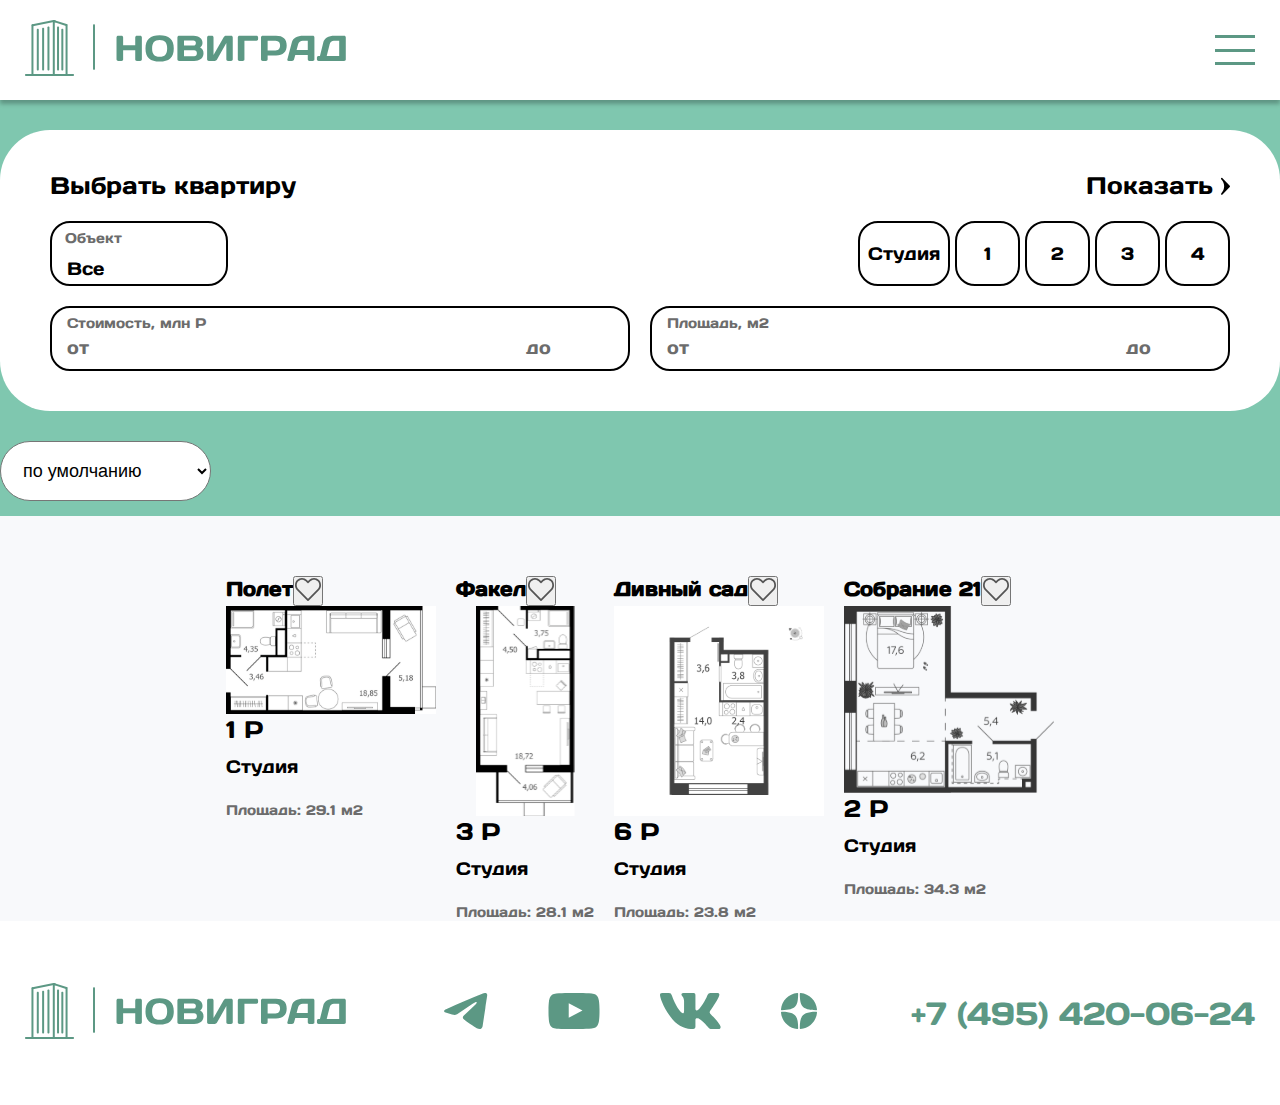
<file: apart.test.html>
<!DOCTYPE html>
<html lang="en">
<head>
    <meta charset="UTF-8">
    <meta name="viewport" content="width=device-width, initial-scale=1.0">
    <title>Квартиры</title>
    <link rel="stylesheet" href="css/pattern.css">
    <link rel="stylesheet" href="css/apartments.css">
</head>
<body>
    <header class="header">

        <nav class="burger-menu">
            <a href="index.html"><img class="logo" src="img/logo.svg" alt="logo"></a>

            <ul class="menu">
                <li class="header__nav-item"><a class="menuItem" href="about.html">О компании</a></li>
                <li class="header__nav-item">
                    <a class="menuItem" href="#">Объекты
                        <svg class="header__nav-arrow" width="17" height="9" viewBox="0 0 17 9" fill="none" xmlns="http://www.w3.org/2000/svg"><path d="M1.08845 0.60389L1.08854 0.60397L1.25558 0.763021C5.31016 4.62361 11.6806 4.62399 15.7356 0.763891L15.9036 0.604011L15.9036 0.604045L15.9085 0.599244C15.9419 0.566567 15.9812 0.541121 16.024 0.524177C16.0667 0.507236 16.1123 0.499079 16.158 0.500083C16.2037 0.501086 16.2489 0.511237 16.291 0.53006C16.333 0.548886 16.3712 0.57607 16.4032 0.610232C16.4352 0.644403 16.4604 0.684868 16.4771 0.729371C16.4937 0.773882 16.5015 0.821406 16.4998 0.869141C16.4981 0.916877 16.487 0.963682 16.4673 1.00681C16.4476 1.04993 16.4197 1.08841 16.3855 1.12013L16.3854 1.12009L16.3805 1.12484L8.73409 8.40378L8.73388 8.40397C8.66874 8.46605 8.58329 8.5 8.49523 8.5C8.40716 8.5 8.32171 8.46605 8.25657 8.40397L8.25638 8.4038L0.610973 1.12496C0.610939 1.12492 0.610905 1.12489 0.610871 1.12486C0.577374 1.09292 0.550218 1.05444 0.531142 1.0115C0.512043 0.968497 0.501472 0.921976 0.500143 0.874619C0.498814 0.827261 0.506759 0.780178 0.523438 0.736098C0.540116 0.692026 0.565147 0.651951 0.596907 0.61807C0.628661 0.584197 0.666507 0.557185 0.70817 0.538381C0.749824 0.51958 0.794589 0.509296 0.839938 0.508003C0.885285 0.50671 0.93052 0.514426 0.973101 0.5308C1.01569 0.547176 1.05492 0.571946 1.08845 0.60389Z" fill="#545454" stroke="#545454"/></svg>
                    </a>
                </li>
                <li class="header__nav-item"><a class="menuItem" href="apartments.html">Квартиры</a></li>
                <li class="header__nav-item"><a class="menuItem" href="parking.html">Машиноместа</a></li>
                <li class="header__nav-item"><a class="menuItem" href="contacts.html">Офис продаж</a></li>
                <li><a class="menuItem burger-number" href="tel:+7 (495) 420-06-24">+7 (495) 420-06-24</a></li>
                <li>
                    <a href="favorite.html">
                        <svg class="menuItem" width="26" height="23" viewBox="0 0 26 23" fill="none" xmlns="http://www.w3.org/2000/svg"><mask id="path-1-inside-1_2126_522" fill="white"><path d="M13 22.1139L12.3864 22.7401C12.4669 22.8225 12.5625 22.8879 12.6678 22.9325C12.7731 22.977 12.886 23 13 23C13.114 23 13.2269 22.977 13.3322 22.9325C13.4375 22.8879 13.5331 22.8225 13.6136 22.7401L13 22.1139ZM13 4.42277L12.3864 5.04904C12.4669 5.13141 12.5625 5.19677 12.6678 5.24136C12.7731 5.28595 12.886 5.30891 13 5.30891C13.114 5.30891 13.2269 5.28595 13.3322 5.24136C13.4375 5.19677 13.5331 5.13141 13.6136 5.04904L13 4.42277ZM13.6136 21.4876L3.27427 10.9366L2.0488 12.1874L12.3864 22.7401L13.6136 21.4876ZM22.7257 10.9366L12.3864 21.4876L13.6136 22.7401L23.9512 12.1874L22.7257 10.9366ZM10.7155 3.34185L12.3864 5.04904L13.6136 3.79651L11.9409 2.09109L10.7155 3.34185ZM13.6136 5.04904L15.2845 3.34185L14.0591 2.09109L12.3864 3.79651L13.6136 5.04904ZM19.0043 0C17.1496 0 15.3712 0.751871 14.0591 2.09109L15.2845 3.34185C16.2713 2.33523 17.6092 1.76956 19.0043 1.76911V0ZM24.2667 7.14012C24.2667 8.56426 23.7137 9.93001 22.7257 10.9366L23.9512 12.1874C25.2627 10.8487 25.9996 9.03323 26 7.14012H24.2667ZM26 7.14012C26 5.24645 25.263 3.43033 23.951 2.09129C22.639 0.752261 20.8597 0 19.0043 0V1.76911C20.3999 1.76911 21.7385 2.33498 22.7253 3.34224C23.7122 4.3495 24.2667 5.71564 24.2667 7.14012H26ZM6.99573 1.76911C8.39107 1.76911 9.7292 2.33345 10.7155 3.34185L11.9409 2.09109C10.6293 0.752512 8.85056 0.000359299 6.99573 0V1.76911ZM1.73333 7.14012C1.73333 5.71564 2.28776 4.3495 3.27465 3.34224C4.26155 2.33498 5.60006 1.76911 6.99573 1.76911V0C5.14035 0 3.36096 0.752261 2.049 2.09129C0.737048 3.43033 0 5.24645 0 7.14012H1.73333ZM3.27427 10.9366C2.78545 10.4382 2.39935 9.84641 2.13466 9.195C1.86996 8.54359 1.73359 7.84533 1.73333 7.14012H0C0 9.03307 0.736667 10.8482 2.0488 12.1874L3.27427 10.9366Z"/></mask><path d="M2.0488 12.1874L-1.52266 8.68815L5.61531 15.6917L2.0488 12.1874ZM10.7155 3.34185L7.144 -0.157389L14.282 6.84613L10.7155 3.34185ZM14.0591 2.09109L17.6305 -1.40815L10.4827 5.58527L14.0591 2.09109ZM-0.904109 8.05861L-1.51771 8.68311L5.61531 15.6917L6.22891 15.0672L-0.904109 8.05861ZM7.76256 -0.786931L7.14896 -0.162435L14.282 6.84613L14.8956 6.22163L7.76256 -0.786931ZM18.2473 -0.776828L17.6355 -1.40309L10.4827 5.58527L11.0945 6.21153L18.2473 -0.776828ZM-0.297194 7.43739L-1.52266 8.68815L5.62026 15.6866L6.84573 14.4359L-0.297194 7.43739ZM27.5227 8.68816L26.2972 7.4374L19.1543 14.4359L20.3797 15.6866L27.5227 8.68816ZM8.36947 -1.40815L7.144 -0.157389L14.2869 6.84108L15.5124 5.59032L8.36947 -1.40815ZM18.856 -0.15739L17.6305 -1.40815L10.4876 5.59032L11.7131 6.84108L18.856 -0.15739ZM24.0043 1.76911V0H14.0043V1.76911H24.0043ZM26 2.14012H24.2667V12.1401H26V2.14012ZM1.99573 0V1.76911H11.9957V0H1.99573ZM0 12.1401H1.73333V2.14012H0V12.1401ZM13 22.1139L20.1429 15.1154L13 7.82501L5.85706 15.1154L13 22.1139ZM2.0488 12.1874L9.19231 5.18952L9.19172 5.18892L2.0488 12.1874ZM10.7155 3.34185L3.5664 10.3341L3.56892 10.3366L10.7155 3.34185ZM13 4.42277L20.1429 -2.57571L13 -9.86606L5.85707 -2.57569L13 4.42277ZM14.0591 2.09109L21.1984 9.09326L21.202 9.08956L14.0591 2.09109ZM13.6136 21.4876L20.7565 28.4861L27.614 21.487L20.7559 14.4885L13.6136 21.4876ZM3.27427 10.9366L10.4166 3.93756L10.4137 3.9346L3.27427 10.9366ZM22.7257 10.9366L15.589 3.93189L15.5834 3.93756L22.7257 10.9366ZM12.3864 21.4876L5.24407 14.4885L-1.61404 21.487L5.24347 28.4861L12.3864 21.4876ZM23.9512 12.1874L16.808 5.18921L16.8077 5.18952L23.9512 12.1874ZM13.6136 3.79651L20.7565 10.795L27.617 3.79288L20.7529 -3.20567L13.6136 3.79651ZM11.9409 2.09109L4.7983 9.08986L4.80164 9.09326L11.9409 2.09109ZM15.2845 3.34185L8.14329 -3.65835L8.13798 -3.65292L15.2845 3.34185ZM12.3864 3.79651L5.24711 -3.20567L-1.61702 3.79288L5.24348 10.795L12.3864 3.79651ZM19.0043 1.76911L19.0043 -8.23089L19.001 -8.23089L19.0043 1.76911ZM26 7.14012L36 7.14198V7.14012L26 7.14012ZM6.99573 0L6.99767 -10H6.99573L6.99573 0ZM1.73333 7.14012L-8.26667 7.14012L-8.26667 7.1438L1.73333 7.14012ZM0 7.14012H-10H0ZM5.85706 15.1154L5.24346 15.7417L19.5293 29.7386L20.1429 29.1123L5.85706 15.1154ZM5.23464 29.7296C6.23442 30.7526 7.43326 31.5754 8.76798 32.1407L16.5677 13.7242C17.6918 14.2003 18.6994 14.8924 19.5382 15.7507L5.23464 29.7296ZM8.76798 32.1407C10.1032 32.7061 11.5419 33 13 33V13C14.2301 13 15.4431 13.248 16.5677 13.7242L8.76798 32.1407ZM13 33C14.4581 33 15.8968 32.7061 17.232 32.1407L9.43231 13.7242C10.5569 13.248 11.7699 13 13 13V33ZM17.232 32.1407C18.5667 31.5754 19.7655 30.7526 20.7654 29.7296L6.46184 15.7507C7.30065 14.8924 8.30823 14.2003 9.43231 13.7242L17.232 32.1407ZM20.7565 15.7417L20.1429 15.1154L5.85707 29.1123L6.47067 29.7386L20.7565 15.7417ZM5.85707 -2.57569L5.24347 -1.94943L19.5293 12.0475L20.1429 11.4212L5.85707 -2.57569ZM5.23464 12.0385C6.2344 13.0615 7.43324 13.8843 8.76798 14.4496L16.5677 -3.96685C17.6918 -3.49075 18.6994 -2.79864 19.5382 -1.94041L5.23464 12.0385ZM8.76798 14.4496C10.1032 15.015 11.5419 15.3089 13 15.3089V-4.69109C14.2301 -4.69109 15.4431 -4.44314 16.5677 -3.96685L8.76798 14.4496ZM13 15.3089C14.4581 15.3089 15.8968 15.015 17.232 14.4496L9.43231 -3.96685C10.5569 -4.44314 11.7699 -4.69109 13 -4.69109V15.3089ZM17.232 14.4496C18.5667 13.8843 19.7656 13.0615 20.7654 12.0385L6.46184 -1.94041C7.30064 -2.79868 8.30821 -3.49077 9.43231 -3.96685L17.232 14.4496ZM20.7565 -1.94944L20.1429 -2.57571L5.85708 11.4212L6.47068 12.0475L20.7565 -1.94944ZM20.7559 14.4885L10.4166 3.93756L-3.86807 17.9357L6.47127 28.4867L20.7559 14.4885ZM-5.09471 19.1853L5.24289 29.738L19.5299 15.7423L9.19231 5.18952L-5.09471 19.1853ZM19.5293 29.7386L20.7565 28.4861L6.47067 14.4891L5.24347 15.7417L19.5293 29.7386ZM15.5834 3.93756L5.24407 14.4885L19.5287 28.4867L29.8681 17.9357L15.5834 3.93756ZM5.24347 28.4861L6.47067 29.7386L20.7565 15.7417L19.5293 14.4891L5.24347 28.4861ZM20.7571 29.738L31.0947 19.1853L16.8077 5.18952L6.47009 15.7423L20.7571 29.738ZM3.56892 10.3366L5.23985 12.0438L19.533 -1.94573L17.862 -3.65292L3.56892 10.3366ZM19.5293 12.0475L20.7565 10.795L6.47068 -3.20197L5.24348 -1.94944L19.5293 12.0475ZM20.7529 -3.20567L19.0802 -4.91109L4.80164 9.09326L6.47431 10.7987L20.7529 -3.20567ZM20.7602 12.0438L22.4311 10.3366L8.13798 -3.65292L6.46705 -1.94573L20.7602 12.0438ZM6.91977 -4.91109L5.24711 -3.20567L19.5257 10.7987L21.1984 9.09326L6.91977 -4.91109ZM5.24348 10.795L6.47068 12.0475L20.7565 -1.94944L19.5293 -3.20197L5.24348 10.795ZM19.0043 -10C14.4299 -10 10.0866 -8.14325 6.91615 -4.90739L21.202 9.08956C20.6558 9.64699 19.8693 10 19.0043 10V-10ZM22.4258 10.342C21.5545 11.2309 20.3292 11.7687 19.0075 11.7691L19.001 -8.23089C14.8891 -8.22955 10.988 -6.5604 8.1433 -3.65835L22.4258 10.342ZM14.2667 7.14012C14.2667 5.98341 14.7147 4.82261 15.589 3.93189L29.8625 17.9414C32.7128 15.0374 34.2667 11.1451 34.2667 7.14012H14.2667ZM31.0944 19.1856C34.2574 15.9571 35.9992 11.6213 36 7.14198L16 7.13826C16.0001 6.44515 16.268 5.74036 16.808 5.18921L31.0944 19.1856ZM36 7.14012C36 2.65946 34.258 -1.67782 31.0939 -4.90718L16.8081 9.08977C16.2679 8.53847 16 7.83343 16 7.14012L36 7.14012ZM31.0939 -4.90718C27.9231 -8.14348 23.5785 -10 19.0043 -10L19.0043 10C18.1408 10 17.355 9.648 16.8081 9.08977L31.0939 -4.90718ZM19.0043 11.7691C17.6811 11.7691 16.4544 11.2307 15.5824 10.3407L29.8683 -3.65623C27.0225 -6.56075 23.1188 -8.23089 19.0043 -8.23089L19.0043 11.7691ZM15.5824 10.3407C14.7172 9.45766 14.2667 8.30264 14.2667 7.14012H34.2667C34.2667 3.12864 32.7073 -0.758648 29.8683 -3.65623L15.5824 10.3407ZM6.99573 11.7691C5.67837 11.7691 4.44599 11.2334 3.5664 10.334L17.8645 -3.65036C15.0124 -6.56645 11.1038 -8.23089 6.99573 -8.23089V11.7691ZM19.0836 -4.90768C15.9135 -8.14287 11.5705 -9.99911 6.99767 -10L6.9938 10C6.1306 9.99983 5.3451 9.64789 4.7983 9.08985L19.0836 -4.90768ZM11.7333 7.14012C11.7333 8.30264 11.2828 9.45765 10.4176 10.3407L-3.86827 -3.65623C-6.70726 -0.758645 -8.26667 3.12865 -8.26667 7.14012L11.7333 7.14012ZM10.4176 10.3407C9.54558 11.2307 8.31891 11.7691 6.99573 11.7691L6.99573 -8.23089C2.8812 -8.23089 -1.02248 -6.56075 -3.86827 -3.65623L10.4176 10.3407ZM6.99573 -10C2.4215 -10 -1.92307 -8.14347 -5.09392 -4.90718L9.19193 9.08977C8.64499 9.648 7.8592 10 6.99573 10L6.99573 -10ZM-5.09392 -4.90718C-8.25798 -1.67782 -10 2.65945 -10 7.14012L10 7.14012C10 7.83344 9.73207 8.53847 9.19193 9.08977L-5.09392 -4.90718ZM10.4137 3.9346C10.854 4.38349 11.1821 4.8967 11.399 5.43053L-7.12972 12.9595C-6.38342 14.7961 -5.28306 16.493 -3.86517 17.9387L10.4137 3.9346ZM11.399 5.43053C11.6212 5.97719 11.7331 6.55627 11.7333 7.13645L-8.26667 7.1438C-8.26593 9.1344 -7.88124 11.11 -7.12972 12.9595L11.399 5.43053ZM-10 7.14012C-10 11.6209 -8.25778 15.9569 -5.09412 19.1859L9.19172 5.18892C9.73111 5.73944 10 6.44524 10 7.14012H-10Z" fill="#545454" mask="url(#path-1-inside-1_2126_522)"/></svg>
                    </a>
                </li>
            </ul>

            <button class="hamburgerBtn">
                <div class="menuIcon material-icons">
                    <div class="menu-elem"></div>
                    <div class="menu-elem"></div>
                    <div class="menu-elem"></div>
                </div>
                <div class="closeIcon material-icons">
                    <div class="close-icon-elem close-icon-elem__1"></div>
                    <div class="close-icon-elem close-icon-elem__2"></div>
                </div>
            </button>
        </nav>

        <div class="wrapper">
            <div class="header__content">
                <div class="header__menu">
                    <a href="index.html"><img class="logo" src="img/logo.svg" alt="logo"></a>
                    <nav class="header__nav">
                        <ul class="header__nav-list">
                            <li class="header__nav-item"><a class="header__nav-link" href="about.html">О компании</a></li>
                            <li class="header__nav-item">
                                <a class="header__nav-link" href="favorite.html">Объекты
                                    <svg class="header__nav-arrow" width="17" height="9" viewBox="0 0 17 9" fill="none" xmlns="http://www.w3.org/2000/svg"><path d="M1.08845 0.60389L1.08854 0.60397L1.25558 0.763021C5.31016 4.62361 11.6806 4.62399 15.7356 0.763891L15.9036 0.604011L15.9036 0.604045L15.9085 0.599244C15.9419 0.566567 15.9812 0.541121 16.024 0.524177C16.0667 0.507236 16.1123 0.499079 16.158 0.500083C16.2037 0.501086 16.2489 0.511237 16.291 0.53006C16.333 0.548886 16.3712 0.57607 16.4032 0.610232C16.4352 0.644403 16.4604 0.684868 16.4771 0.729371C16.4937 0.773882 16.5015 0.821406 16.4998 0.869141C16.4981 0.916877 16.487 0.963682 16.4673 1.00681C16.4476 1.04993 16.4197 1.08841 16.3855 1.12013L16.3854 1.12009L16.3805 1.12484L8.73409 8.40378L8.73388 8.40397C8.66874 8.46605 8.58329 8.5 8.49523 8.5C8.40716 8.5 8.32171 8.46605 8.25657 8.40397L8.25638 8.4038L0.610973 1.12496C0.610939 1.12492 0.610905 1.12489 0.610871 1.12486C0.577374 1.09292 0.550218 1.05444 0.531142 1.0115C0.512043 0.968497 0.501472 0.921976 0.500143 0.874619C0.498814 0.827261 0.506759 0.780178 0.523438 0.736098C0.540116 0.692026 0.565147 0.651951 0.596907 0.61807C0.628661 0.584197 0.666507 0.557185 0.70817 0.538381C0.749824 0.51958 0.794589 0.509296 0.839938 0.508003C0.885285 0.50671 0.93052 0.514426 0.973101 0.5308C1.01569 0.547176 1.05492 0.571946 1.08845 0.60389Z" fill="#545454" stroke="#545454"/></svg>
                                </a>
                            </li>
                            <li class="header__nav-item"><a class="header__nav-link" href="apartments.html">Квартиры</a></li>
                            <li class="header__nav-item"><a class="header__nav-link" href="parking.html">Машиноместа</a></li>
                            <li class="header__nav-item"><a class="header__nav-link" href="contacts.html">Офис продаж</a></li>
                        </ul>
                    </nav>
                </div>
                <div class="header__contact">
                    <a class="header__contact-number" href="tel:+7 (495) 420-06-24">+7 (495) 420-06-24</a>
                    <img src="img/heart.svg" alt="">
                </div>
            </div>
        </div>
    </header>

    <main>
        <div class="container">
            <section class="filter">
                <div class="wrapper">
                    <div class="filter__content">
                        <form class="filter__form" id="filters">
                            <div class="form__info">
                                <h3 class="form__info-title">Выбрать квартиру</h3>
                                <a class="form__info-link" href="#!" onclick="toggleVisibility()">Показать
                                    <svg width="9" height="18" viewBox="0 0 9 18" fill="none" xmlns="http://www.w3.org/2000/svg"><path d="M0.241859 16.4319C0.164601 16.513 0.104204 16.6084 0.0641136 16.7127C0.0240231 16.8169 0.00502586 16.928 0.00820637 17.0395C0.0113869 17.1511 0.036684 17.2609 0.0826511 17.3628C0.128618 17.4646 0.194357 17.5565 0.276114 17.6331C0.35787 17.7097 0.454043 17.7697 0.559141 17.8094C0.664239 17.8492 0.776204 17.868 0.888644 17.8649C1.00108 17.8617 1.1118 17.8366 1.21446 17.791C1.31712 17.7454 1.40973 17.6802 1.48699 17.5991L8.76592 9.95362C8.91624 9.79589 9 9.58707 9 9.37001C9 9.15295 8.91624 8.94413 8.76592 8.7864L1.48699 1.14004C1.41024 1.05716 1.31765 0.990234 1.21461 0.943151C1.11157 0.896069 1.00013 0.869764 0.886752 0.865768C0.773376 0.861773 0.66033 0.880165 0.55418 0.919876C0.44803 0.959587 0.350892 1.01982 0.268409 1.09709C0.185925 1.17436 0.11974 1.26711 0.0736971 1.36996C0.0276546 1.47282 0.00267315 1.58372 0.000203133 1.69624C-0.00226688 1.80875 0.0178232 1.92063 0.0593081 2.02538C0.100793 2.13012 0.162845 2.22565 0.241859 2.3064L0.40174 2.47436C4.07803 6.3363 4.07766 12.4034 0.400911 16.2649L0.241859 16.4319Z" fill="black"/></svg>                                    
                                </a>
                            </div>
    
                            <div class="form__data">
    
                                <div class="select-wrapper_appartment">
                                    <div class="select-text">Объект</div>
                                    <select class="zone" id="zone">
                                        <option value="">Все</option>
                                        <option value="flight">Полет</option>
                                        <option value="fakel">Факел</option>
                                        <option value="garden">Дивный сад</option>
                                        <option value="event">Собрание 21</option>   
                                    </select>     
                                </div>
    
                                <div class="size" id="size">
                                    <label class="checkbox-btn">
                                        <input type="checkbox" class="btn" value="studio">
                                        <span class="checkbox-number checkbox-studio">Студия</span>
                                    </label>
                                    <label class="checkbox-btn">
                                        <input type="checkbox" class="btn" value="one-room">
                                        <span class="checkbox-number">1</span>
                                    </label>
                                    <label class="checkbox-btn">
                                        <input type="checkbox" class="btn" value="two-room">
                                        <span class="checkbox-number">2</span>
                                    </label>
                                    <label class="checkbox-btn">
                                        <input type="checkbox" class="btn" value="three-room">
                                        <span class="checkbox-number">3</span>
                                    </label>
                                    <label class="checkbox-btn">
                                        <input type="checkbox" class="btn" value="four-room">
                                        <span class="checkbox-number">4</span>
                                    </label>
                                </div>
    
                                <div class="form__price-area">
                                    <div class="price">
                                        <p class="input-title">Стоимость, млн P</p>
                                        <div class="price-input">
                                            <label class="input-label">
                                                <span>от</span>
                                                <input class="input-text inp" type="number" value="" id="price-min">
                                            </label>
                                            <label class="input-label">
                                                <span>до</span>
                                                <input class="input-text inp" type="number" value="" id="price-max">
                                            </label>
                                        </div>
                                    </div>
                                
                                    <div class="area">
                                        <p class="input-title">Площадь, м2</p>
                                        <div class="area-input">
        
                                            <label class="input-label">
                                                <span>от</span>
                                                <input class="input-area inp" type="number" value="" id="area-min">
                                            </label>
        
                                            <label class="input-label">
                                                <span>до</span>
                                                <input class="input-area inp" type="number" value="" id="area-max">
                                            </label> 
                                        </div>
                                    </div>
                                </div>
                            </div>   
    
                            <div class="form__delete" id="clear-filters-container">
                                <a class="form__delete-info" href="#!" id="clear-filters">Очистить фильтр
                                    <svg width="16" height="16" viewBox="0 0 16 16" fill="none" xmlns="http://www.w3.org/2000/svg"><path d="M14 14L2 2M14 2L2 14" stroke="black" stroke-width="3" stroke-linecap="round"/></svg>
                                </a>
                            </div>
                        </form>
                        
                        </div>
                        <!-- <a href="#" class="filter-sort">Сначала дешевле <img src="img/select-arrow.svg" alt=""></a> -->
                        <div class="filter-sort-select">
                            <select name="filter-sort" id="filter-sort" class="filter-sort">
                                <option value="0" >по умолчанию<img src="img/select-arrow.svg" alt=""></option>
                                <option value="1">Сначала дешевле<img src="img/select-arrow.svg" alt=""></option>
                                <option value="2">Сначала дороже<img src="img/select-arrow.svg" alt=""></option>
                            </select>
                        </div>
                        </div>
                        </section>
                        <div class="wrapper">
                <div id="filterContent" class="filter-content hidden">
                </div>
               
            </div>
            <div class="wrapper">
                <div id="filterContent" class="filter-content hidden">
                    <div id="goods" class="filter-content"></div>
                </div>
            </div>
        </div>
    </main>

    <footer class="footer">
        <div class="wrapper">
            <div class="footer__content">
                <a href="index.html"><img class="logo" src="img/logo.svg" alt="logo"></a>
                <div class="footer-icon">
                    <a href="#"><img src="img/tg.svg" alt=""></a>
                    <a href="#"><img src="img/yt.svg" alt=""></a>
                    <a href="#"><img src="img/vk.svg" alt=""></a>
                    <a href="#"><img src="img/dz.svg" alt=""></a>
                </div>
                <a class="footer__contact-number" href="tel:+7 (495) 420-06-24">+7 (495) 420-06-24</a>
            </div>
        </div>
    </footer>

    <script src="js/filter.js"></script>
    <script src="js/favorite.js"></script>
    <script src="js/data.js"></script>


</body>
</html>
</file>
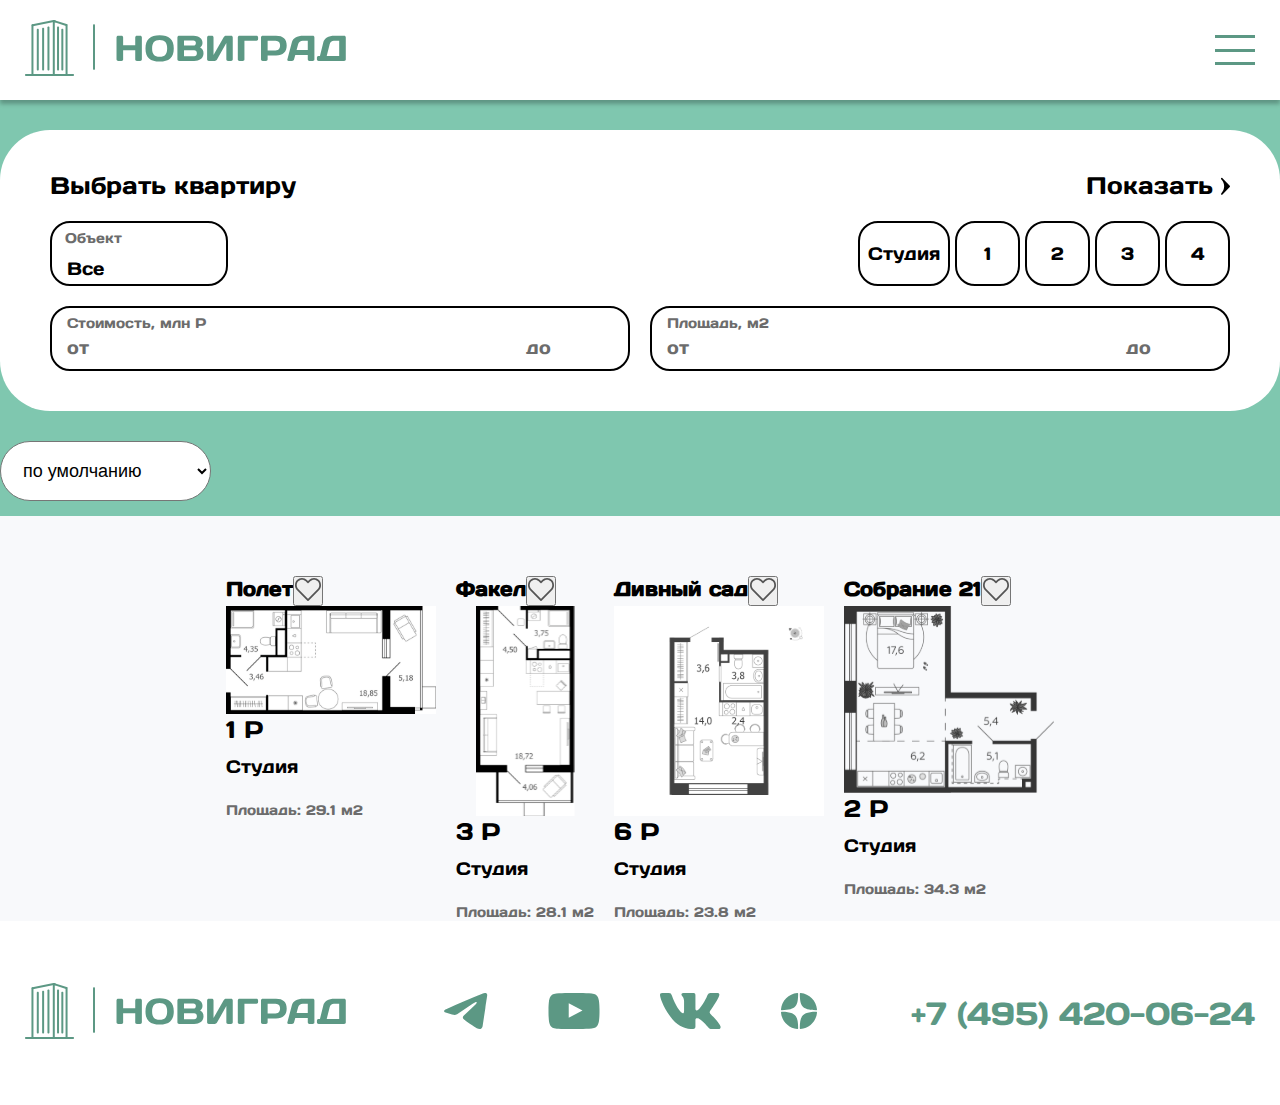
<file: apartments.html>
<!DOCTYPE html>
<html lang="en">
<head>
    <meta charset="UTF-8">
    <meta name="viewport" content="width=device-width, initial-scale=1.0">
    <title>Квартиры</title>
    <link rel="stylesheet" href="css/pattern.css">
    <link rel="stylesheet" href="css/apartments.css">
</head>
<body>
    <header class="header">

        <nav class="burger-menu">
            <a href="index.html"><img class="logo" src="img/logo.svg" alt="logo"></a>

            <ul class="menu">
                <li class="header__nav-item"><a class="menuItem" href="about.html">О компании</a></li>
                <li class="header__nav-item">
                    <a class="menuItem" href="#">Объекты
                        <svg class="header__nav-arrow" width="17" height="9" viewBox="0 0 17 9" fill="none" xmlns="http://www.w3.org/2000/svg"><path d="M1.08845 0.60389L1.08854 0.60397L1.25558 0.763021C5.31016 4.62361 11.6806 4.62399 15.7356 0.763891L15.9036 0.604011L15.9036 0.604045L15.9085 0.599244C15.9419 0.566567 15.9812 0.541121 16.024 0.524177C16.0667 0.507236 16.1123 0.499079 16.158 0.500083C16.2037 0.501086 16.2489 0.511237 16.291 0.53006C16.333 0.548886 16.3712 0.57607 16.4032 0.610232C16.4352 0.644403 16.4604 0.684868 16.4771 0.729371C16.4937 0.773882 16.5015 0.821406 16.4998 0.869141C16.4981 0.916877 16.487 0.963682 16.4673 1.00681C16.4476 1.04993 16.4197 1.08841 16.3855 1.12013L16.3854 1.12009L16.3805 1.12484L8.73409 8.40378L8.73388 8.40397C8.66874 8.46605 8.58329 8.5 8.49523 8.5C8.40716 8.5 8.32171 8.46605 8.25657 8.40397L8.25638 8.4038L0.610973 1.12496C0.610939 1.12492 0.610905 1.12489 0.610871 1.12486C0.577374 1.09292 0.550218 1.05444 0.531142 1.0115C0.512043 0.968497 0.501472 0.921976 0.500143 0.874619C0.498814 0.827261 0.506759 0.780178 0.523438 0.736098C0.540116 0.692026 0.565147 0.651951 0.596907 0.61807C0.628661 0.584197 0.666507 0.557185 0.70817 0.538381C0.749824 0.51958 0.794589 0.509296 0.839938 0.508003C0.885285 0.50671 0.93052 0.514426 0.973101 0.5308C1.01569 0.547176 1.05492 0.571946 1.08845 0.60389Z" fill="#545454" stroke="#545454"/></svg>
                    </a>
                </li>
                <li class="header__nav-item"><a class="menuItem" href="apartments.html">Квартиры</a></li>
                <li class="header__nav-item"><a class="menuItem" href="parking.html">Машиноместа</a></li>
                <li class="header__nav-item"><a class="menuItem" href="contacts.html">Офис продаж</a></li>
                <li><a class="menuItem burger-number" href="tel:+7 (495) 420-06-24">+7 (495) 420-06-24</a></li>
                <li>
                    <a href="favorite.html">
                        <svg class="menuItem" width="26" height="23" viewBox="0 0 26 23" fill="none" xmlns="http://www.w3.org/2000/svg"><mask id="path-1-inside-1_2126_522" fill="white"><path d="M13 22.1139L12.3864 22.7401C12.4669 22.8225 12.5625 22.8879 12.6678 22.9325C12.7731 22.977 12.886 23 13 23C13.114 23 13.2269 22.977 13.3322 22.9325C13.4375 22.8879 13.5331 22.8225 13.6136 22.7401L13 22.1139ZM13 4.42277L12.3864 5.04904C12.4669 5.13141 12.5625 5.19677 12.6678 5.24136C12.7731 5.28595 12.886 5.30891 13 5.30891C13.114 5.30891 13.2269 5.28595 13.3322 5.24136C13.4375 5.19677 13.5331 5.13141 13.6136 5.04904L13 4.42277ZM13.6136 21.4876L3.27427 10.9366L2.0488 12.1874L12.3864 22.7401L13.6136 21.4876ZM22.7257 10.9366L12.3864 21.4876L13.6136 22.7401L23.9512 12.1874L22.7257 10.9366ZM10.7155 3.34185L12.3864 5.04904L13.6136 3.79651L11.9409 2.09109L10.7155 3.34185ZM13.6136 5.04904L15.2845 3.34185L14.0591 2.09109L12.3864 3.79651L13.6136 5.04904ZM19.0043 0C17.1496 0 15.3712 0.751871 14.0591 2.09109L15.2845 3.34185C16.2713 2.33523 17.6092 1.76956 19.0043 1.76911V0ZM24.2667 7.14012C24.2667 8.56426 23.7137 9.93001 22.7257 10.9366L23.9512 12.1874C25.2627 10.8487 25.9996 9.03323 26 7.14012H24.2667ZM26 7.14012C26 5.24645 25.263 3.43033 23.951 2.09129C22.639 0.752261 20.8597 0 19.0043 0V1.76911C20.3999 1.76911 21.7385 2.33498 22.7253 3.34224C23.7122 4.3495 24.2667 5.71564 24.2667 7.14012H26ZM6.99573 1.76911C8.39107 1.76911 9.7292 2.33345 10.7155 3.34185L11.9409 2.09109C10.6293 0.752512 8.85056 0.000359299 6.99573 0V1.76911ZM1.73333 7.14012C1.73333 5.71564 2.28776 4.3495 3.27465 3.34224C4.26155 2.33498 5.60006 1.76911 6.99573 1.76911V0C5.14035 0 3.36096 0.752261 2.049 2.09129C0.737048 3.43033 0 5.24645 0 7.14012H1.73333ZM3.27427 10.9366C2.78545 10.4382 2.39935 9.84641 2.13466 9.195C1.86996 8.54359 1.73359 7.84533 1.73333 7.14012H0C0 9.03307 0.736667 10.8482 2.0488 12.1874L3.27427 10.9366Z"/></mask><path d="M2.0488 12.1874L-1.52266 8.68815L5.61531 15.6917L2.0488 12.1874ZM10.7155 3.34185L7.144 -0.157389L14.282 6.84613L10.7155 3.34185ZM14.0591 2.09109L17.6305 -1.40815L10.4827 5.58527L14.0591 2.09109ZM-0.904109 8.05861L-1.51771 8.68311L5.61531 15.6917L6.22891 15.0672L-0.904109 8.05861ZM7.76256 -0.786931L7.14896 -0.162435L14.282 6.84613L14.8956 6.22163L7.76256 -0.786931ZM18.2473 -0.776828L17.6355 -1.40309L10.4827 5.58527L11.0945 6.21153L18.2473 -0.776828ZM-0.297194 7.43739L-1.52266 8.68815L5.62026 15.6866L6.84573 14.4359L-0.297194 7.43739ZM27.5227 8.68816L26.2972 7.4374L19.1543 14.4359L20.3797 15.6866L27.5227 8.68816ZM8.36947 -1.40815L7.144 -0.157389L14.2869 6.84108L15.5124 5.59032L8.36947 -1.40815ZM18.856 -0.15739L17.6305 -1.40815L10.4876 5.59032L11.7131 6.84108L18.856 -0.15739ZM24.0043 1.76911V0H14.0043V1.76911H24.0043ZM26 2.14012H24.2667V12.1401H26V2.14012ZM1.99573 0V1.76911H11.9957V0H1.99573ZM0 12.1401H1.73333V2.14012H0V12.1401ZM13 22.1139L20.1429 15.1154L13 7.82501L5.85706 15.1154L13 22.1139ZM2.0488 12.1874L9.19231 5.18952L9.19172 5.18892L2.0488 12.1874ZM10.7155 3.34185L3.5664 10.3341L3.56892 10.3366L10.7155 3.34185ZM13 4.42277L20.1429 -2.57571L13 -9.86606L5.85707 -2.57569L13 4.42277ZM14.0591 2.09109L21.1984 9.09326L21.202 9.08956L14.0591 2.09109ZM13.6136 21.4876L20.7565 28.4861L27.614 21.487L20.7559 14.4885L13.6136 21.4876ZM3.27427 10.9366L10.4166 3.93756L10.4137 3.9346L3.27427 10.9366ZM22.7257 10.9366L15.589 3.93189L15.5834 3.93756L22.7257 10.9366ZM12.3864 21.4876L5.24407 14.4885L-1.61404 21.487L5.24347 28.4861L12.3864 21.4876ZM23.9512 12.1874L16.808 5.18921L16.8077 5.18952L23.9512 12.1874ZM13.6136 3.79651L20.7565 10.795L27.617 3.79288L20.7529 -3.20567L13.6136 3.79651ZM11.9409 2.09109L4.7983 9.08986L4.80164 9.09326L11.9409 2.09109ZM15.2845 3.34185L8.14329 -3.65835L8.13798 -3.65292L15.2845 3.34185ZM12.3864 3.79651L5.24711 -3.20567L-1.61702 3.79288L5.24348 10.795L12.3864 3.79651ZM19.0043 1.76911L19.0043 -8.23089L19.001 -8.23089L19.0043 1.76911ZM26 7.14012L36 7.14198V7.14012L26 7.14012ZM6.99573 0L6.99767 -10H6.99573L6.99573 0ZM1.73333 7.14012L-8.26667 7.14012L-8.26667 7.1438L1.73333 7.14012ZM0 7.14012H-10H0ZM5.85706 15.1154L5.24346 15.7417L19.5293 29.7386L20.1429 29.1123L5.85706 15.1154ZM5.23464 29.7296C6.23442 30.7526 7.43326 31.5754 8.76798 32.1407L16.5677 13.7242C17.6918 14.2003 18.6994 14.8924 19.5382 15.7507L5.23464 29.7296ZM8.76798 32.1407C10.1032 32.7061 11.5419 33 13 33V13C14.2301 13 15.4431 13.248 16.5677 13.7242L8.76798 32.1407ZM13 33C14.4581 33 15.8968 32.7061 17.232 32.1407L9.43231 13.7242C10.5569 13.248 11.7699 13 13 13V33ZM17.232 32.1407C18.5667 31.5754 19.7655 30.7526 20.7654 29.7296L6.46184 15.7507C7.30065 14.8924 8.30823 14.2003 9.43231 13.7242L17.232 32.1407ZM20.7565 15.7417L20.1429 15.1154L5.85707 29.1123L6.47067 29.7386L20.7565 15.7417ZM5.85707 -2.57569L5.24347 -1.94943L19.5293 12.0475L20.1429 11.4212L5.85707 -2.57569ZM5.23464 12.0385C6.2344 13.0615 7.43324 13.8843 8.76798 14.4496L16.5677 -3.96685C17.6918 -3.49075 18.6994 -2.79864 19.5382 -1.94041L5.23464 12.0385ZM8.76798 14.4496C10.1032 15.015 11.5419 15.3089 13 15.3089V-4.69109C14.2301 -4.69109 15.4431 -4.44314 16.5677 -3.96685L8.76798 14.4496ZM13 15.3089C14.4581 15.3089 15.8968 15.015 17.232 14.4496L9.43231 -3.96685C10.5569 -4.44314 11.7699 -4.69109 13 -4.69109V15.3089ZM17.232 14.4496C18.5667 13.8843 19.7656 13.0615 20.7654 12.0385L6.46184 -1.94041C7.30064 -2.79868 8.30821 -3.49077 9.43231 -3.96685L17.232 14.4496ZM20.7565 -1.94944L20.1429 -2.57571L5.85708 11.4212L6.47068 12.0475L20.7565 -1.94944ZM20.7559 14.4885L10.4166 3.93756L-3.86807 17.9357L6.47127 28.4867L20.7559 14.4885ZM-5.09471 19.1853L5.24289 29.738L19.5299 15.7423L9.19231 5.18952L-5.09471 19.1853ZM19.5293 29.7386L20.7565 28.4861L6.47067 14.4891L5.24347 15.7417L19.5293 29.7386ZM15.5834 3.93756L5.24407 14.4885L19.5287 28.4867L29.8681 17.9357L15.5834 3.93756ZM5.24347 28.4861L6.47067 29.7386L20.7565 15.7417L19.5293 14.4891L5.24347 28.4861ZM20.7571 29.738L31.0947 19.1853L16.8077 5.18952L6.47009 15.7423L20.7571 29.738ZM3.56892 10.3366L5.23985 12.0438L19.533 -1.94573L17.862 -3.65292L3.56892 10.3366ZM19.5293 12.0475L20.7565 10.795L6.47068 -3.20197L5.24348 -1.94944L19.5293 12.0475ZM20.7529 -3.20567L19.0802 -4.91109L4.80164 9.09326L6.47431 10.7987L20.7529 -3.20567ZM20.7602 12.0438L22.4311 10.3366L8.13798 -3.65292L6.46705 -1.94573L20.7602 12.0438ZM6.91977 -4.91109L5.24711 -3.20567L19.5257 10.7987L21.1984 9.09326L6.91977 -4.91109ZM5.24348 10.795L6.47068 12.0475L20.7565 -1.94944L19.5293 -3.20197L5.24348 10.795ZM19.0043 -10C14.4299 -10 10.0866 -8.14325 6.91615 -4.90739L21.202 9.08956C20.6558 9.64699 19.8693 10 19.0043 10V-10ZM22.4258 10.342C21.5545 11.2309 20.3292 11.7687 19.0075 11.7691L19.001 -8.23089C14.8891 -8.22955 10.988 -6.5604 8.1433 -3.65835L22.4258 10.342ZM14.2667 7.14012C14.2667 5.98341 14.7147 4.82261 15.589 3.93189L29.8625 17.9414C32.7128 15.0374 34.2667 11.1451 34.2667 7.14012H14.2667ZM31.0944 19.1856C34.2574 15.9571 35.9992 11.6213 36 7.14198L16 7.13826C16.0001 6.44515 16.268 5.74036 16.808 5.18921L31.0944 19.1856ZM36 7.14012C36 2.65946 34.258 -1.67782 31.0939 -4.90718L16.8081 9.08977C16.2679 8.53847 16 7.83343 16 7.14012L36 7.14012ZM31.0939 -4.90718C27.9231 -8.14348 23.5785 -10 19.0043 -10L19.0043 10C18.1408 10 17.355 9.648 16.8081 9.08977L31.0939 -4.90718ZM19.0043 11.7691C17.6811 11.7691 16.4544 11.2307 15.5824 10.3407L29.8683 -3.65623C27.0225 -6.56075 23.1188 -8.23089 19.0043 -8.23089L19.0043 11.7691ZM15.5824 10.3407C14.7172 9.45766 14.2667 8.30264 14.2667 7.14012H34.2667C34.2667 3.12864 32.7073 -0.758648 29.8683 -3.65623L15.5824 10.3407ZM6.99573 11.7691C5.67837 11.7691 4.44599 11.2334 3.5664 10.334L17.8645 -3.65036C15.0124 -6.56645 11.1038 -8.23089 6.99573 -8.23089V11.7691ZM19.0836 -4.90768C15.9135 -8.14287 11.5705 -9.99911 6.99767 -10L6.9938 10C6.1306 9.99983 5.3451 9.64789 4.7983 9.08985L19.0836 -4.90768ZM11.7333 7.14012C11.7333 8.30264 11.2828 9.45765 10.4176 10.3407L-3.86827 -3.65623C-6.70726 -0.758645 -8.26667 3.12865 -8.26667 7.14012L11.7333 7.14012ZM10.4176 10.3407C9.54558 11.2307 8.31891 11.7691 6.99573 11.7691L6.99573 -8.23089C2.8812 -8.23089 -1.02248 -6.56075 -3.86827 -3.65623L10.4176 10.3407ZM6.99573 -10C2.4215 -10 -1.92307 -8.14347 -5.09392 -4.90718L9.19193 9.08977C8.64499 9.648 7.8592 10 6.99573 10L6.99573 -10ZM-5.09392 -4.90718C-8.25798 -1.67782 -10 2.65945 -10 7.14012L10 7.14012C10 7.83344 9.73207 8.53847 9.19193 9.08977L-5.09392 -4.90718ZM10.4137 3.9346C10.854 4.38349 11.1821 4.8967 11.399 5.43053L-7.12972 12.9595C-6.38342 14.7961 -5.28306 16.493 -3.86517 17.9387L10.4137 3.9346ZM11.399 5.43053C11.6212 5.97719 11.7331 6.55627 11.7333 7.13645L-8.26667 7.1438C-8.26593 9.1344 -7.88124 11.11 -7.12972 12.9595L11.399 5.43053ZM-10 7.14012C-10 11.6209 -8.25778 15.9569 -5.09412 19.1859L9.19172 5.18892C9.73111 5.73944 10 6.44524 10 7.14012H-10Z" fill="#545454" mask="url(#path-1-inside-1_2126_522)"/></svg>
                    </a>
                </li>
            </ul>

            <button class="hamburgerBtn">
                <div class="menuIcon material-icons">
                    <div class="menu-elem"></div>
                    <div class="menu-elem"></div>
                    <div class="menu-elem"></div>
                </div>
                <div class="closeIcon material-icons">
                    <div class="close-icon-elem close-icon-elem__1"></div>
                    <div class="close-icon-elem close-icon-elem__2"></div>
                </div>
            </button>
        </nav>

        <div class="wrapper">
            <div class="header__content">
                <div class="header__menu">
                    <a href="index.html"><img class="logo" src="img/logo.svg" alt="logo"></a>
                    <nav class="header__nav">
                        <ul class="header__nav-list">
                            <li class="header__nav-item"><a class="header__nav-link" href="about.html">О компании</a></li>
                            <li class="header__nav-item">
                                <a class="header__nav-link" href="favorite.html">Объекты
                                    <svg class="header__nav-arrow" width="17" height="9" viewBox="0 0 17 9" fill="none" xmlns="http://www.w3.org/2000/svg"><path d="M1.08845 0.60389L1.08854 0.60397L1.25558 0.763021C5.31016 4.62361 11.6806 4.62399 15.7356 0.763891L15.9036 0.604011L15.9036 0.604045L15.9085 0.599244C15.9419 0.566567 15.9812 0.541121 16.024 0.524177C16.0667 0.507236 16.1123 0.499079 16.158 0.500083C16.2037 0.501086 16.2489 0.511237 16.291 0.53006C16.333 0.548886 16.3712 0.57607 16.4032 0.610232C16.4352 0.644403 16.4604 0.684868 16.4771 0.729371C16.4937 0.773882 16.5015 0.821406 16.4998 0.869141C16.4981 0.916877 16.487 0.963682 16.4673 1.00681C16.4476 1.04993 16.4197 1.08841 16.3855 1.12013L16.3854 1.12009L16.3805 1.12484L8.73409 8.40378L8.73388 8.40397C8.66874 8.46605 8.58329 8.5 8.49523 8.5C8.40716 8.5 8.32171 8.46605 8.25657 8.40397L8.25638 8.4038L0.610973 1.12496C0.610939 1.12492 0.610905 1.12489 0.610871 1.12486C0.577374 1.09292 0.550218 1.05444 0.531142 1.0115C0.512043 0.968497 0.501472 0.921976 0.500143 0.874619C0.498814 0.827261 0.506759 0.780178 0.523438 0.736098C0.540116 0.692026 0.565147 0.651951 0.596907 0.61807C0.628661 0.584197 0.666507 0.557185 0.70817 0.538381C0.749824 0.51958 0.794589 0.509296 0.839938 0.508003C0.885285 0.50671 0.93052 0.514426 0.973101 0.5308C1.01569 0.547176 1.05492 0.571946 1.08845 0.60389Z" fill="#545454" stroke="#545454"/></svg>
                                </a>
                            </li>
                            <li class="header__nav-item"><a class="header__nav-link" href="apartments.html">Квартиры</a></li>
                            <li class="header__nav-item"><a class="header__nav-link" href="parking.html">Машиноместа</a></li>
                            <li class="header__nav-item"><a class="header__nav-link" href="contacts.html">Офис продаж</a></li>
                        </ul>
                    </nav>
                </div>
                <div class="header__contact">
                    <a class="header__contact-number" href="tel:+7 (495) 420-06-24">+7 (495) 420-06-24</a>
                    <img src="img/heart.svg" alt="">
                </div>
            </div>
        </div>
    </header>

    <main>
        <div class="container">
            <section class="filter">
                <div class="wrapper">
                    <div class="filter__content">
                        <form class="filter__form" id="filters">
                            <div class="form__info">
                                <h3 class="form__info-title">Выбрать квартиру</h3>
                                <a class="form__info-link" href="#!" onclick="toggleVisibility()">Показать
                                    <svg width="9" height="18" viewBox="0 0 9 18" fill="none" xmlns="http://www.w3.org/2000/svg"><path d="M0.241859 16.4319C0.164601 16.513 0.104204 16.6084 0.0641136 16.7127C0.0240231 16.8169 0.00502586 16.928 0.00820637 17.0395C0.0113869 17.1511 0.036684 17.2609 0.0826511 17.3628C0.128618 17.4646 0.194357 17.5565 0.276114 17.6331C0.35787 17.7097 0.454043 17.7697 0.559141 17.8094C0.664239 17.8492 0.776204 17.868 0.888644 17.8649C1.00108 17.8617 1.1118 17.8366 1.21446 17.791C1.31712 17.7454 1.40973 17.6802 1.48699 17.5991L8.76592 9.95362C8.91624 9.79589 9 9.58707 9 9.37001C9 9.15295 8.91624 8.94413 8.76592 8.7864L1.48699 1.14004C1.41024 1.05716 1.31765 0.990234 1.21461 0.943151C1.11157 0.896069 1.00013 0.869764 0.886752 0.865768C0.773376 0.861773 0.66033 0.880165 0.55418 0.919876C0.44803 0.959587 0.350892 1.01982 0.268409 1.09709C0.185925 1.17436 0.11974 1.26711 0.0736971 1.36996C0.0276546 1.47282 0.00267315 1.58372 0.000203133 1.69624C-0.00226688 1.80875 0.0178232 1.92063 0.0593081 2.02538C0.100793 2.13012 0.162845 2.22565 0.241859 2.3064L0.40174 2.47436C4.07803 6.3363 4.07766 12.4034 0.400911 16.2649L0.241859 16.4319Z" fill="black"/></svg>                                    
                                </a>
                            </div>
    
                            <div class="form__data">
    
                                <div class="select-wrapper_appartment">
                                    <div class="select-text">Объект</div>
                                    <select class="zone" id="zone">
                                        <option value="">Все</option>
                                        <option value="flight">Полет</option>
                                        <option value="fakel">Факел</option>
                                        <option value="garden">Дивный сад</option>
                                        <option value="event">Собрание 21</option>   
                                    </select>     
                                </div>
    
                                <div class="size" id="size">
                                    <label class="checkbox-btn">
                                        <input type="checkbox" class="btn" value="studio">
                                        <span class="checkbox-number checkbox-studio">Студия</span>
                                    </label>
                                    <label class="checkbox-btn">
                                        <input type="checkbox" class="btn" value="one-room">
                                        <span class="checkbox-number">1</span>
                                    </label>
                                    <label class="checkbox-btn">
                                        <input type="checkbox" class="btn" value="two-room">
                                        <span class="checkbox-number">2</span>
                                    </label>
                                    <label class="checkbox-btn">
                                        <input type="checkbox" class="btn" value="three-room">
                                        <span class="checkbox-number">3</span>
                                    </label>
                                    <label class="checkbox-btn">
                                        <input type="checkbox" class="btn" value="four-room">
                                        <span class="checkbox-number">4</span>
                                    </label>
                                </div>
    
                                <div class="form__price-area">
                                    <div class="price">
                                        <p class="input-title">Стоимость, млн P</p>
                                        <div class="price-input">
                                            <label class="input-label">
                                                <span>от</span>
                                                <input class="input-text inp" type="number" value="" id="price-min">
                                            </label>
                                            <label class="input-label">
                                                <span>до</span>
                                                <input class="input-text inp" type="number" value="" id="price-max">
                                            </label>
                                        </div>
                                    </div>
                                
                                    <div class="area">
                                        <p class="input-title">Площадь, м2</p>
                                        <div class="area-input">
        
                                            <label class="input-label">
                                                <span>от</span>
                                                <input class="input-area inp" type="number" value="" id="area-min">
                                            </label>
        
                                            <label class="input-label">
                                                <span>до</span>
                                                <input class="input-area inp" type="number" value="" id="area-max">
                                            </label> 
                                        </div>
                                    </div>
                                </div>
                            </div>   
    
                            <div class="form__delete" id="clear-filters-container">
                                <a class="form__delete-info" href="#!" id="clear-filters">Очистить фильтр
                                    <svg width="16" height="16" viewBox="0 0 16 16" fill="none" xmlns="http://www.w3.org/2000/svg"><path d="M14 14L2 2M14 2L2 14" stroke="black" stroke-width="3" stroke-linecap="round"/></svg>
                                </a>
                            </div>
                        </form>
                        
                        </div>
                  
                        <div class="filter-sort-select">
                            <select name="filter-sort" id="filter-sort" class="filter-sort">
                                <option value="0">по умолчанию<img src="img/select-arrow.svg" alt=""></option>
                                <option value="1">Сначала дешевле<img src="img/select-arrow.svg" alt=""></option>
                                <option value="2">Сначала дороже<img src="img/select-arrow.svg" alt=""></option>
                            </select>
                        </div>
                        </div>
                        </section>
                        <div class="wrapper">
                <div id="filterContent" class="filter-content hidden">
                </div>
               
            </div>
            <div class="wrapper">
                <div id="filterContent" class="filter-content hidden">
                    <div id="goods" class="filter-content"></div>
                </div>
            </div>
        </div>
    </main>

    <footer class="footer">
        <div class="wrapper">
            <div class="footer__content">
                <a href="index.html"><img class="logo" src="img/logo.svg" alt="logo"></a>
                <div class="footer-icon">
                    <a href="#"><img src="img/tg.svg" alt=""></a>
                    <a href="#"><img src="img/yt.svg" alt=""></a>
                    <a href="#"><img src="img/vk.svg" alt=""></a>
                    <a href="#"><img src="img/dz.svg" alt=""></a>
                </div>
                <a class="footer__contact-number" href="tel:+7 (495) 420-06-24">+7 (495) 420-06-24</a>
            </div>
        </div>
    </footer>

    <script src="js/filter.js"></script>
    <script src="js/favorite.js"></script>
    <script src="js/data.js"></script>


</body>
</html>
</file>
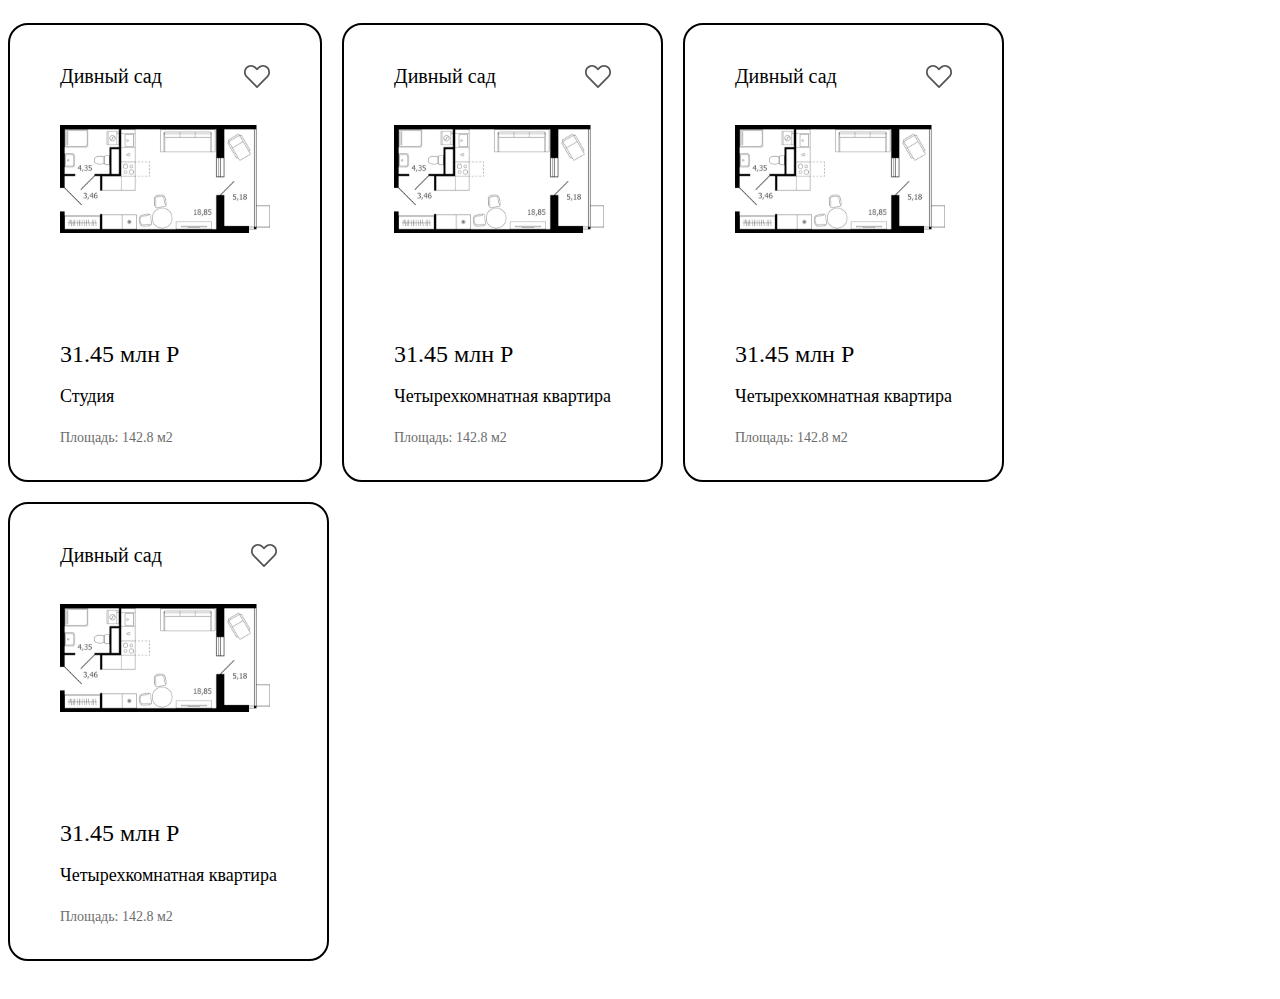
<file: card.html>
<!DOCTYPE html>
<html lang="en">
<head>
    <meta charset="UTF-8">
    <meta name="viewport" content="width=device-width, initial-scale=1.0">
    <title>Document</title>
</head>
<body>
    <style>

            
    .cards__wpapper-container {
    display: flex;
    flex-wrap: wrap;
    gap: 20px;
    padding: 15px 0 30px 0;
    }
    .card__content-index {
        display: flex;
        flex-direction: column;
        justify-content: space-between;
        border-radius: 20px;
        border: 2px solid #000;
        padding: 20px 50px;
        max-width: 310px;
        min-height: 415px;
        background-color: #ffffff;
    }
    .card__title {
        display: flex;
        justify-content: space-between;
    }
    .filter__card-title {
        font-size: 20px;
        font-weight: 400;
    }
    .filter__card-icon {

    }
    .card__img {
        margin: 15px 0 20px 0;
        max-height: 170px;
        height: 100%;
    }
    .filter__card-img {
        object-fit: contain;
    }
    .filter__card-img {
    }
    .card__text {
    }
    .filter__card-price {
        font-size: 24px;
        margin-bottom: 10px;
    }
    .filter__card-flat {
        font-size: 18px;
        margin-bottom: 23px;
    }
    .filter__card-area {
        color: #6C6C6C;
        font-size: 14px;
    }
    
    </style>
    <div class="wrapper">

        <div class="cards__wpapper-container">

            <div class="card__content-index">
                <div class="card__title">
                    <h3 class="filter__card-title">Дивный сад</h3>
                    <img class="filter__card-icon" src="img/heart.svg" alt="">
                </div>
                <div class="card__img">
                    <img class="filter__card-img" src="img/filter/pic-1.svg" alt="">
                </div>
                <div class="card__text">
                    <p class="filter__card-price">31.45 млн Р</p>
                    <p class="filter__card-flat">Студия</p>
                    <p class="filter__card-area">Площадь: 142.8 м2</p>
                </div>
            </div>

            <div class="card__content-index">
                <div class="card__title">
                    <h3 class="filter__card-title">Дивный сад</h3>
                    <img class="filter__card-icon" src="img/heart.svg" alt="">
                </div>
                <div class="card__img">
                    <img src="img/filter/pic-1.svg" alt="">
                </div>
                <div class="card__text">
                    <p class="filter__card-price">31.45 млн Р</p>
                    <p class="filter__card-flat">Четырехкомнатная квартира</p>
                    <p class="filter__card-area">Площадь: 142.8 м2</p>
                </div>
            </div>

            <div class="card__content-index">
                <div class="card__title">
                    <h3 class="filter__card-title">Дивный сад</h3>
                    <img class="filter__card-icon" src="img/heart.svg" alt="">
                </div>
                <div class="card__img">
                    <img src="img/filter/pic-1.svg" alt="">
                </div>
                <div class="card__text">
                    <p class="filter__card-price">31.45 млн Р</p>
                    <p class="filter__card-flat">Четырехкомнатная квартира</p>
                    <p class="filter__card-area">Площадь: 142.8 м2</p>
                </div>
            </div>

            <div class="card__content-index">
                <div class="card__title">
                    <h3 class="filter__card-title">Дивный сад</h3>
                    <img class="filter__card-icon" src="img/heart.svg" alt="">
                </div>
                <div class="card__img">
                    <img src="img/filter/pic-1.svg" alt="">
                </div>
                <div class="card__text">
                    <p class="filter__card-price">31.45 млн Р</p>
                    <p class="filter__card-flat">Четырехкомнатная квартира</p>
                    <p class="filter__card-area">Площадь: 142.8 м2</p>
                </div>
            </div>

        </div>

    </div>

    <script src="js/filter.js"></script>
    <script src="js/favorite.js"></script>
    <script src="js/data.js"></script>
</body>
</html>
</file>
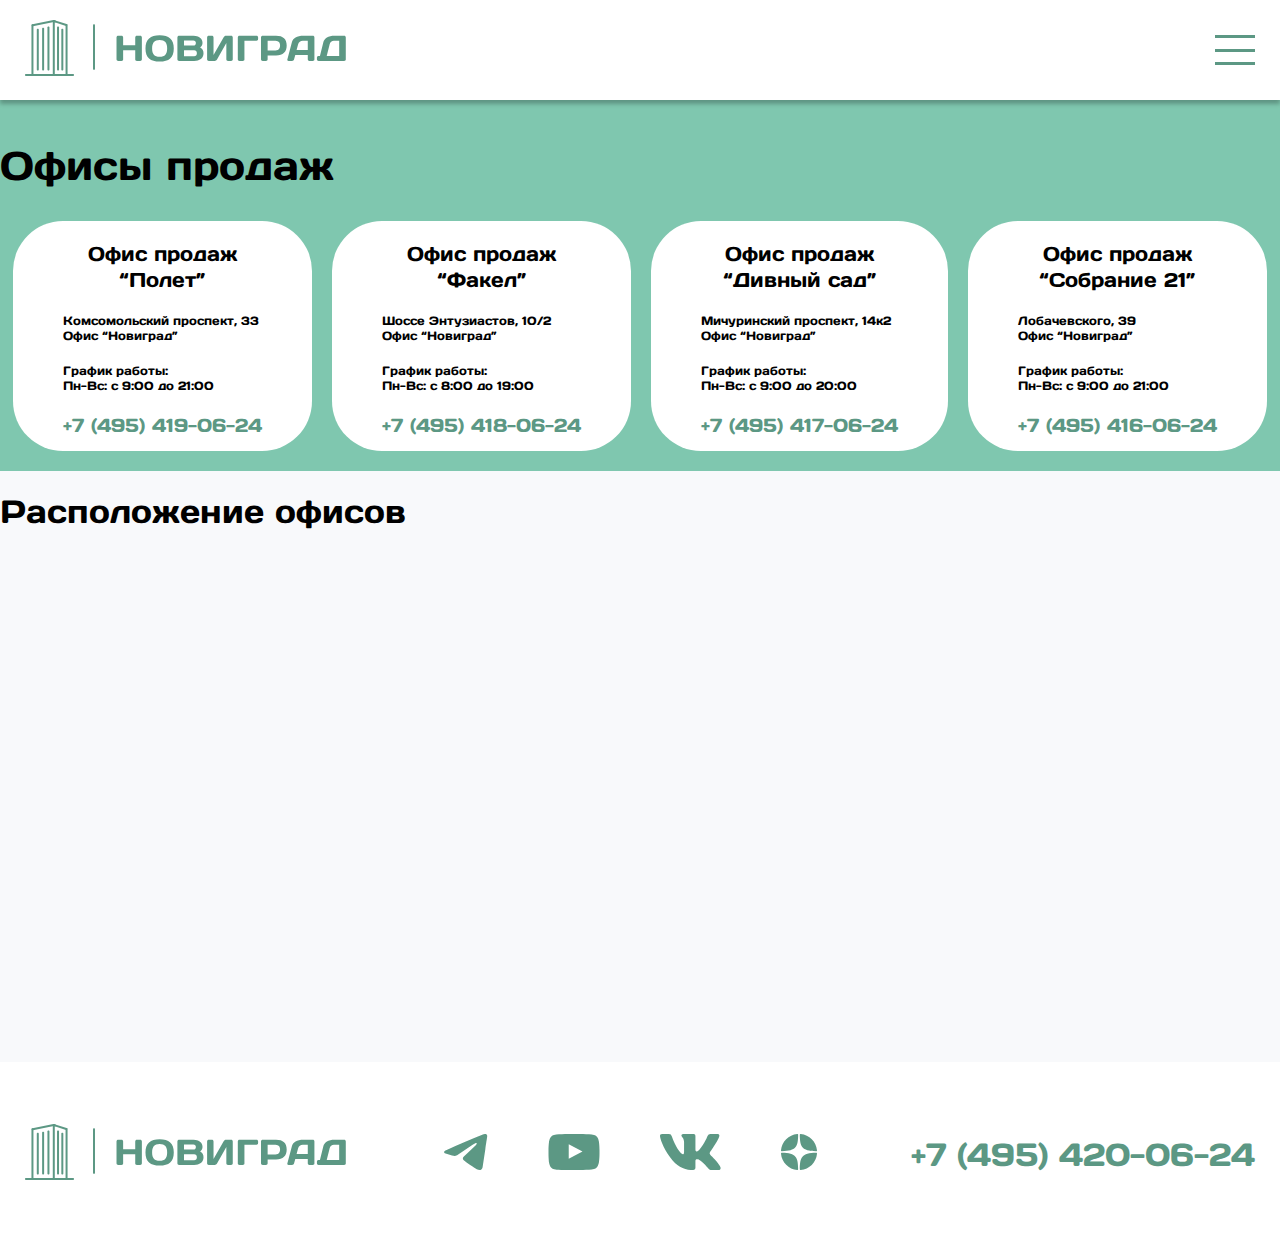
<file: contacts.html>
<!DOCTYPE html>
<html lang="en">
<head>
    <meta charset="UTF-8">
    <meta name="viewport" content="width=device-width, initial-scale=1.0">
    <title>Офис продаж</title>
    <link rel="stylesheet" href="css/pattern.css">
    <link rel="stylesheet" href="css/contacts.css">
</head>
<body>
    <header class="header">

        <nav class="burger-menu">
            <a href="index.html"><img class="logo" src="img/logo.svg" alt="logo"></a>

            <ul class="menu">
                <li>
                    <a href="favourite.html">
                        <svg class="menuItem" width="26" height="23" viewBox="0 0 26 23" fill="none" xmlns="http://www.w3.org/2000/svg"><mask id="path-1-inside-1_2126_522" fill="white"><path d="M13 22.1139L12.3864 22.7401C12.4669 22.8225 12.5625 22.8879 12.6678 22.9325C12.7731 22.977 12.886 23 13 23C13.114 23 13.2269 22.977 13.3322 22.9325C13.4375 22.8879 13.5331 22.8225 13.6136 22.7401L13 22.1139ZM13 4.42277L12.3864 5.04904C12.4669 5.13141 12.5625 5.19677 12.6678 5.24136C12.7731 5.28595 12.886 5.30891 13 5.30891C13.114 5.30891 13.2269 5.28595 13.3322 5.24136C13.4375 5.19677 13.5331 5.13141 13.6136 5.04904L13 4.42277ZM13.6136 21.4876L3.27427 10.9366L2.0488 12.1874L12.3864 22.7401L13.6136 21.4876ZM22.7257 10.9366L12.3864 21.4876L13.6136 22.7401L23.9512 12.1874L22.7257 10.9366ZM10.7155 3.34185L12.3864 5.04904L13.6136 3.79651L11.9409 2.09109L10.7155 3.34185ZM13.6136 5.04904L15.2845 3.34185L14.0591 2.09109L12.3864 3.79651L13.6136 5.04904ZM19.0043 0C17.1496 0 15.3712 0.751871 14.0591 2.09109L15.2845 3.34185C16.2713 2.33523 17.6092 1.76956 19.0043 1.76911V0ZM24.2667 7.14012C24.2667 8.56426 23.7137 9.93001 22.7257 10.9366L23.9512 12.1874C25.2627 10.8487 25.9996 9.03323 26 7.14012H24.2667ZM26 7.14012C26 5.24645 25.263 3.43033 23.951 2.09129C22.639 0.752261 20.8597 0 19.0043 0V1.76911C20.3999 1.76911 21.7385 2.33498 22.7253 3.34224C23.7122 4.3495 24.2667 5.71564 24.2667 7.14012H26ZM6.99573 1.76911C8.39107 1.76911 9.7292 2.33345 10.7155 3.34185L11.9409 2.09109C10.6293 0.752512 8.85056 0.000359299 6.99573 0V1.76911ZM1.73333 7.14012C1.73333 5.71564 2.28776 4.3495 3.27465 3.34224C4.26155 2.33498 5.60006 1.76911 6.99573 1.76911V0C5.14035 0 3.36096 0.752261 2.049 2.09129C0.737048 3.43033 0 5.24645 0 7.14012H1.73333ZM3.27427 10.9366C2.78545 10.4382 2.39935 9.84641 2.13466 9.195C1.86996 8.54359 1.73359 7.84533 1.73333 7.14012H0C0 9.03307 0.736667 10.8482 2.0488 12.1874L3.27427 10.9366Z"/></mask><path d="M2.0488 12.1874L-1.52266 8.68815L5.61531 15.6917L2.0488 12.1874ZM10.7155 3.34185L7.144 -0.157389L14.282 6.84613L10.7155 3.34185ZM14.0591 2.09109L17.6305 -1.40815L10.4827 5.58527L14.0591 2.09109ZM-0.904109 8.05861L-1.51771 8.68311L5.61531 15.6917L6.22891 15.0672L-0.904109 8.05861ZM7.76256 -0.786931L7.14896 -0.162435L14.282 6.84613L14.8956 6.22163L7.76256 -0.786931ZM18.2473 -0.776828L17.6355 -1.40309L10.4827 5.58527L11.0945 6.21153L18.2473 -0.776828ZM-0.297194 7.43739L-1.52266 8.68815L5.62026 15.6866L6.84573 14.4359L-0.297194 7.43739ZM27.5227 8.68816L26.2972 7.4374L19.1543 14.4359L20.3797 15.6866L27.5227 8.68816ZM8.36947 -1.40815L7.144 -0.157389L14.2869 6.84108L15.5124 5.59032L8.36947 -1.40815ZM18.856 -0.15739L17.6305 -1.40815L10.4876 5.59032L11.7131 6.84108L18.856 -0.15739ZM24.0043 1.76911V0H14.0043V1.76911H24.0043ZM26 2.14012H24.2667V12.1401H26V2.14012ZM1.99573 0V1.76911H11.9957V0H1.99573ZM0 12.1401H1.73333V2.14012H0V12.1401ZM13 22.1139L20.1429 15.1154L13 7.82501L5.85706 15.1154L13 22.1139ZM2.0488 12.1874L9.19231 5.18952L9.19172 5.18892L2.0488 12.1874ZM10.7155 3.34185L3.5664 10.3341L3.56892 10.3366L10.7155 3.34185ZM13 4.42277L20.1429 -2.57571L13 -9.86606L5.85707 -2.57569L13 4.42277ZM14.0591 2.09109L21.1984 9.09326L21.202 9.08956L14.0591 2.09109ZM13.6136 21.4876L20.7565 28.4861L27.614 21.487L20.7559 14.4885L13.6136 21.4876ZM3.27427 10.9366L10.4166 3.93756L10.4137 3.9346L3.27427 10.9366ZM22.7257 10.9366L15.589 3.93189L15.5834 3.93756L22.7257 10.9366ZM12.3864 21.4876L5.24407 14.4885L-1.61404 21.487L5.24347 28.4861L12.3864 21.4876ZM23.9512 12.1874L16.808 5.18921L16.8077 5.18952L23.9512 12.1874ZM13.6136 3.79651L20.7565 10.795L27.617 3.79288L20.7529 -3.20567L13.6136 3.79651ZM11.9409 2.09109L4.7983 9.08986L4.80164 9.09326L11.9409 2.09109ZM15.2845 3.34185L8.14329 -3.65835L8.13798 -3.65292L15.2845 3.34185ZM12.3864 3.79651L5.24711 -3.20567L-1.61702 3.79288L5.24348 10.795L12.3864 3.79651ZM19.0043 1.76911L19.0043 -8.23089L19.001 -8.23089L19.0043 1.76911ZM26 7.14012L36 7.14198V7.14012L26 7.14012ZM6.99573 0L6.99767 -10H6.99573L6.99573 0ZM1.73333 7.14012L-8.26667 7.14012L-8.26667 7.1438L1.73333 7.14012ZM0 7.14012H-10H0ZM5.85706 15.1154L5.24346 15.7417L19.5293 29.7386L20.1429 29.1123L5.85706 15.1154ZM5.23464 29.7296C6.23442 30.7526 7.43326 31.5754 8.76798 32.1407L16.5677 13.7242C17.6918 14.2003 18.6994 14.8924 19.5382 15.7507L5.23464 29.7296ZM8.76798 32.1407C10.1032 32.7061 11.5419 33 13 33V13C14.2301 13 15.4431 13.248 16.5677 13.7242L8.76798 32.1407ZM13 33C14.4581 33 15.8968 32.7061 17.232 32.1407L9.43231 13.7242C10.5569 13.248 11.7699 13 13 13V33ZM17.232 32.1407C18.5667 31.5754 19.7655 30.7526 20.7654 29.7296L6.46184 15.7507C7.30065 14.8924 8.30823 14.2003 9.43231 13.7242L17.232 32.1407ZM20.7565 15.7417L20.1429 15.1154L5.85707 29.1123L6.47067 29.7386L20.7565 15.7417ZM5.85707 -2.57569L5.24347 -1.94943L19.5293 12.0475L20.1429 11.4212L5.85707 -2.57569ZM5.23464 12.0385C6.2344 13.0615 7.43324 13.8843 8.76798 14.4496L16.5677 -3.96685C17.6918 -3.49075 18.6994 -2.79864 19.5382 -1.94041L5.23464 12.0385ZM8.76798 14.4496C10.1032 15.015 11.5419 15.3089 13 15.3089V-4.69109C14.2301 -4.69109 15.4431 -4.44314 16.5677 -3.96685L8.76798 14.4496ZM13 15.3089C14.4581 15.3089 15.8968 15.015 17.232 14.4496L9.43231 -3.96685C10.5569 -4.44314 11.7699 -4.69109 13 -4.69109V15.3089ZM17.232 14.4496C18.5667 13.8843 19.7656 13.0615 20.7654 12.0385L6.46184 -1.94041C7.30064 -2.79868 8.30821 -3.49077 9.43231 -3.96685L17.232 14.4496ZM20.7565 -1.94944L20.1429 -2.57571L5.85708 11.4212L6.47068 12.0475L20.7565 -1.94944ZM20.7559 14.4885L10.4166 3.93756L-3.86807 17.9357L6.47127 28.4867L20.7559 14.4885ZM-5.09471 19.1853L5.24289 29.738L19.5299 15.7423L9.19231 5.18952L-5.09471 19.1853ZM19.5293 29.7386L20.7565 28.4861L6.47067 14.4891L5.24347 15.7417L19.5293 29.7386ZM15.5834 3.93756L5.24407 14.4885L19.5287 28.4867L29.8681 17.9357L15.5834 3.93756ZM5.24347 28.4861L6.47067 29.7386L20.7565 15.7417L19.5293 14.4891L5.24347 28.4861ZM20.7571 29.738L31.0947 19.1853L16.8077 5.18952L6.47009 15.7423L20.7571 29.738ZM3.56892 10.3366L5.23985 12.0438L19.533 -1.94573L17.862 -3.65292L3.56892 10.3366ZM19.5293 12.0475L20.7565 10.795L6.47068 -3.20197L5.24348 -1.94944L19.5293 12.0475ZM20.7529 -3.20567L19.0802 -4.91109L4.80164 9.09326L6.47431 10.7987L20.7529 -3.20567ZM20.7602 12.0438L22.4311 10.3366L8.13798 -3.65292L6.46705 -1.94573L20.7602 12.0438ZM6.91977 -4.91109L5.24711 -3.20567L19.5257 10.7987L21.1984 9.09326L6.91977 -4.91109ZM5.24348 10.795L6.47068 12.0475L20.7565 -1.94944L19.5293 -3.20197L5.24348 10.795ZM19.0043 -10C14.4299 -10 10.0866 -8.14325 6.91615 -4.90739L21.202 9.08956C20.6558 9.64699 19.8693 10 19.0043 10V-10ZM22.4258 10.342C21.5545 11.2309 20.3292 11.7687 19.0075 11.7691L19.001 -8.23089C14.8891 -8.22955 10.988 -6.5604 8.1433 -3.65835L22.4258 10.342ZM14.2667 7.14012C14.2667 5.98341 14.7147 4.82261 15.589 3.93189L29.8625 17.9414C32.7128 15.0374 34.2667 11.1451 34.2667 7.14012H14.2667ZM31.0944 19.1856C34.2574 15.9571 35.9992 11.6213 36 7.14198L16 7.13826C16.0001 6.44515 16.268 5.74036 16.808 5.18921L31.0944 19.1856ZM36 7.14012C36 2.65946 34.258 -1.67782 31.0939 -4.90718L16.8081 9.08977C16.2679 8.53847 16 7.83343 16 7.14012L36 7.14012ZM31.0939 -4.90718C27.9231 -8.14348 23.5785 -10 19.0043 -10L19.0043 10C18.1408 10 17.355 9.648 16.8081 9.08977L31.0939 -4.90718ZM19.0043 11.7691C17.6811 11.7691 16.4544 11.2307 15.5824 10.3407L29.8683 -3.65623C27.0225 -6.56075 23.1188 -8.23089 19.0043 -8.23089L19.0043 11.7691ZM15.5824 10.3407C14.7172 9.45766 14.2667 8.30264 14.2667 7.14012H34.2667C34.2667 3.12864 32.7073 -0.758648 29.8683 -3.65623L15.5824 10.3407ZM6.99573 11.7691C5.67837 11.7691 4.44599 11.2334 3.5664 10.334L17.8645 -3.65036C15.0124 -6.56645 11.1038 -8.23089 6.99573 -8.23089V11.7691ZM19.0836 -4.90768C15.9135 -8.14287 11.5705 -9.99911 6.99767 -10L6.9938 10C6.1306 9.99983 5.3451 9.64789 4.7983 9.08985L19.0836 -4.90768ZM11.7333 7.14012C11.7333 8.30264 11.2828 9.45765 10.4176 10.3407L-3.86827 -3.65623C-6.70726 -0.758645 -8.26667 3.12865 -8.26667 7.14012L11.7333 7.14012ZM10.4176 10.3407C9.54558 11.2307 8.31891 11.7691 6.99573 11.7691L6.99573 -8.23089C2.8812 -8.23089 -1.02248 -6.56075 -3.86827 -3.65623L10.4176 10.3407ZM6.99573 -10C2.4215 -10 -1.92307 -8.14347 -5.09392 -4.90718L9.19193 9.08977C8.64499 9.648 7.8592 10 6.99573 10L6.99573 -10ZM-5.09392 -4.90718C-8.25798 -1.67782 -10 2.65945 -10 7.14012L10 7.14012C10 7.83344 9.73207 8.53847 9.19193 9.08977L-5.09392 -4.90718ZM10.4137 3.9346C10.854 4.38349 11.1821 4.8967 11.399 5.43053L-7.12972 12.9595C-6.38342 14.7961 -5.28306 16.493 -3.86517 17.9387L10.4137 3.9346ZM11.399 5.43053C11.6212 5.97719 11.7331 6.55627 11.7333 7.13645L-8.26667 7.1438C-8.26593 9.1344 -7.88124 11.11 -7.12972 12.9595L11.399 5.43053ZM-10 7.14012C-10 11.6209 -8.25778 15.9569 -5.09412 19.1859L9.19172 5.18892C9.73111 5.73944 10 6.44524 10 7.14012H-10Z" fill="#545454" mask="url(#path-1-inside-1_2126_522)"/></svg>
                    </a>
                </li>
                <li><a class="menuItem burger-number" href="tel:+7 (495) 420-06-24">+7 (495) 420-06-24</a></li>
                <li class="header__nav-item"><a class="menuItem" href="about.html">О компании</a></li>
                <li class="header__nav-item"><a class="menuItem" href="apartments.html">Квартиры</a></li>
                <li class="header__nav-item"><a class="menuItem" href="parking.html">Машиноместа</a></li>
                <li class="header__nav-item"><a class="menuItem" href="contacts.html">Офис продаж</a></li>
                <li class="header__nav-item menuItem">
                    <ul class="drop-container">
                        <li class="header__nav-link">Объекты
                            <svg class="header__nav-arrow" width="17" height="9" viewBox="0 0 17 9" fill="none" xmlns="http://www.w3.org/2000/svg"><path d="M1.08845 0.60389L1.08854 0.60397L1.25558 0.763021C5.31016 4.62361 11.6806 4.62399 15.7356 0.763891L15.9036 0.604011L15.9036 0.604045L15.9085 0.599244C15.9419 0.566567 15.9812 0.541121 16.024 0.524177C16.0667 0.507236 16.1123 0.499079 16.158 0.500083C16.2037 0.501086 16.2489 0.511237 16.291 0.53006C16.333 0.548886 16.3712 0.57607 16.4032 0.610232C16.4352 0.644403 16.4604 0.684868 16.4771 0.729371C16.4937 0.773882 16.5015 0.821406 16.4998 0.869141C16.4981 0.916877 16.487 0.963682 16.4673 1.00681C16.4476 1.04993 16.4197 1.08841 16.3855 1.12013L16.3854 1.12009L16.3805 1.12484L8.73409 8.40378L8.73388 8.40397C8.66874 8.46605 8.58329 8.5 8.49523 8.5C8.40716 8.5 8.32171 8.46605 8.25657 8.40397L8.25638 8.4038L0.610973 1.12496C0.610939 1.12492 0.610905 1.12489 0.610871 1.12486C0.577374 1.09292 0.550218 1.05444 0.531142 1.0115C0.512043 0.968497 0.501472 0.921976 0.500143 0.874619C0.498814 0.827261 0.506759 0.780178 0.523438 0.736098C0.540116 0.692026 0.565147 0.651951 0.596907 0.61807C0.628661 0.584197 0.666507 0.557185 0.70817 0.538381C0.749824 0.51958 0.794589 0.509296 0.839938 0.508003C0.885285 0.50671 0.93052 0.514426 0.973101 0.5308C1.01569 0.547176 1.05492 0.571946 1.08845 0.60389Z" fill="#545454" stroke="#545454"/></svg>
                        </li>
                        <li class="block-down">
                            <a class="block-down-link" href="flight.html">Полет</a>
                            <a class="block-down-link" href="fakel.html">Факел</a>
                            <a class="block-down-link" href="garden.html">Дивный сад</a>
                            <a class="block-down-link" href="event.html">Собрание 21</a>
                        </li>
                    </ul>
                </li>
            </ul>

            <button class="hamburgerBtn">
                <div class="menuIcon material-icons">
                    <div class="menu-elem"></div>
                    <div class="menu-elem"></div>
                    <div class="menu-elem"></div>
                </div>
                <div class="closeIcon material-icons">
                    <div class="close-icon-elem close-icon-elem__1"></div>
                    <div class="close-icon-elem close-icon-elem__2"></div>
                </div>
            </button>
        </nav>

        <div class="wrapper">
            <div class="header__content">
                <div class="header__menu">
                    <a href="index.html"><img class="logo" src="img/logo.svg" alt="logo"></a>
                    <nav class="header__nav">
                        <ul class="header__nav-list">
                            <li class="header__nav-item"><a class="header__nav-link" href="about.html">О компании</a></li>

                            <li class="header__nav-list">
                                <ul class="drop-container-desktop">
                                    <li class="header__nav-link">Объекты
                                        <svg class="header__nav-arrow" width="17" height="9" viewBox="0 0 17 9" fill="none" xmlns="http://www.w3.org/2000/svg"><path d="M1.08845 0.60389L1.08854 0.60397L1.25558 0.763021C5.31016 4.62361 11.6806 4.62399 15.7356 0.763891L15.9036 0.604011L15.9036 0.604045L15.9085 0.599244C15.9419 0.566567 15.9812 0.541121 16.024 0.524177C16.0667 0.507236 16.1123 0.499079 16.158 0.500083C16.2037 0.501086 16.2489 0.511237 16.291 0.53006C16.333 0.548886 16.3712 0.57607 16.4032 0.610232C16.4352 0.644403 16.4604 0.684868 16.4771 0.729371C16.4937 0.773882 16.5015 0.821406 16.4998 0.869141C16.4981 0.916877 16.487 0.963682 16.4673 1.00681C16.4476 1.04993 16.4197 1.08841 16.3855 1.12013L16.3854 1.12009L16.3805 1.12484L8.73409 8.40378L8.73388 8.40397C8.66874 8.46605 8.58329 8.5 8.49523 8.5C8.40716 8.5 8.32171 8.46605 8.25657 8.40397L8.25638 8.4038L0.610973 1.12496C0.610939 1.12492 0.610905 1.12489 0.610871 1.12486C0.577374 1.09292 0.550218 1.05444 0.531142 1.0115C0.512043 0.968497 0.501472 0.921976 0.500143 0.874619C0.498814 0.827261 0.506759 0.780178 0.523438 0.736098C0.540116 0.692026 0.565147 0.651951 0.596907 0.61807C0.628661 0.584197 0.666507 0.557185 0.70817 0.538381C0.749824 0.51958 0.794589 0.509296 0.839938 0.508003C0.885285 0.50671 0.93052 0.514426 0.973101 0.5308C1.01569 0.547176 1.05492 0.571946 1.08845 0.60389Z" fill="#545454" stroke="#545454"/></svg>
                                    </li>
                                    <li class="block-down">
                                        <a class="block-down-link" href="flight.html">Полет</a>
                                        <a class="block-down-link" href="fakel.html">Факел</a>
                                        <a class="block-down-link" href="garden.html">Дивный сад</a>
                                        <a class="block-down-link" href="event.html">Собрание 21</a>
                                    </li>
                                </ul>
                            </li>
                            <li class="header__nav-item"><a class="header__nav-link" href="apartments.html">Квартиры</a></li>
                            <li class="header__nav-item"><a class="header__nav-link" href="parking.html">Машиноместа</a></li>
                            <li class="header__nav-item"><a class="header__nav-link" href="contacts.html">Офис продаж</a></li>
                        </ul>
                    </nav>
                </div>
                <div class="header__contact">
                    <a class="header__contact-number" href="tel:+7 (495) 420-06-24">+7 (495) 420-06-24</a>
                    <a href="favourite.html"><img src="img/heart.svg" alt=""></a>
                </div>
            </div>
        </div>
    </header>

    <main>
        <section class="contacts">
            <div class="wrapper">
                <div class="contacts__content">
                    <h1 class="contacts-title">Офисы продаж</h1>

                    <div class="contacts-card-content">
                        <div class="contacts-card">
                            <h3 class="card-title">Офис продаж<br>“Полет”</h3>
                            <p class="card-text">Комсомольский проспект, 33<br>Офис “Новиград”</p>
                            <p class="card-text">График работы:<br>Пн-Вс: с 9:00 до 21:00</p>
                            <a class="card-phone" href="tel:+7 (495) 419-06-24">+7 (495) 419-06-24</a>
                        </div>

                        <div class="contacts-card">
                            <h3 class="card-title">Офис продаж<br>“Факел”</h3>
                            <p class="card-text">Шоссе Энтузиастов, 10/2<br>Офис “Новиград”</p>
                            <p class="card-text">График работы:<br>Пн-Вс: с 8:00 до 19:00</p>
                            <a class="card-phone" href="tel:+7 (495) 418-06-24">+7 (495) 418-06-24</a>
                        </div>

                        <div class="contacts-card">
                            <h3 class="card-title">Офис продаж<br>“Дивный сад”</h3>
                            <p class="card-text">Мичуринский проспект, 14к2<br>Офис “Новиград”</p>
                            <p class="card-text">График работы:<br>Пн-Вс: с 9:00 до 20:00</p>
                            <a class="card-phone" href="tel:+7 (495) 417-06-24">+7 (495) 417-06-24</a>
                        </div>

                        <div class="contacts-card">
                            <h3 class="card-title">Офис продаж<br>“Собрание 21”</h3>
                            <p class="card-text">Лобачевского, 39<br>Офис “Новиград”</p>
                            <p class="card-text">График работы:<br>Пн-Вс: с 9:00 до 21:00</p>
                            <a class="card-phone" href="tel:+7 (495) 416-06-24">+7 (495) 416-06-24</a>
                        </div>
                    </div>
                </div>
            </div>
        </section>

        <section class="map">
            <div class="wrapper">
                <div class="map__content">
                    <h2 class="map-title">Расположение офисов</h2>

                    <div class="map-content">
                        <iframe src="https://yandex.ru/map-widget/v1/?um=constructor%3Ab467118e9f4e67b874da747289a6b54fd35447d5da50e6c56ae3791377e10b46&amp;source=constructor" width="1300" height="450" frameborder="0"></iframe>
                    </div>
                </div>
            </div>
        </section>
    </main>

    <footer class="footer">
        <div class="wrapper">
            <div class="footer__content">
                <a href="index.html"><img class="logo" src="img/logo.svg" alt="logo"></a>
                <div class="footer-icon">
                    <a href="#"><img src="img/tg.svg" alt=""></a>
                    <a href="#"><img src="img/yt.svg" alt=""></a>
                    <a href="#"><img src="img/vk.svg" alt=""></a>
                    <a href="#"><img src="img/dz.svg" alt=""></a>
                </div>
                <a class="footer__contact-number" href="tel:+7 (495) 420-06-24">+7 (495) 420-06-24</a>
            </div>
        </div>
    </footer>

    <script src="js/script.js"></script>
</body>
</html>
</file>
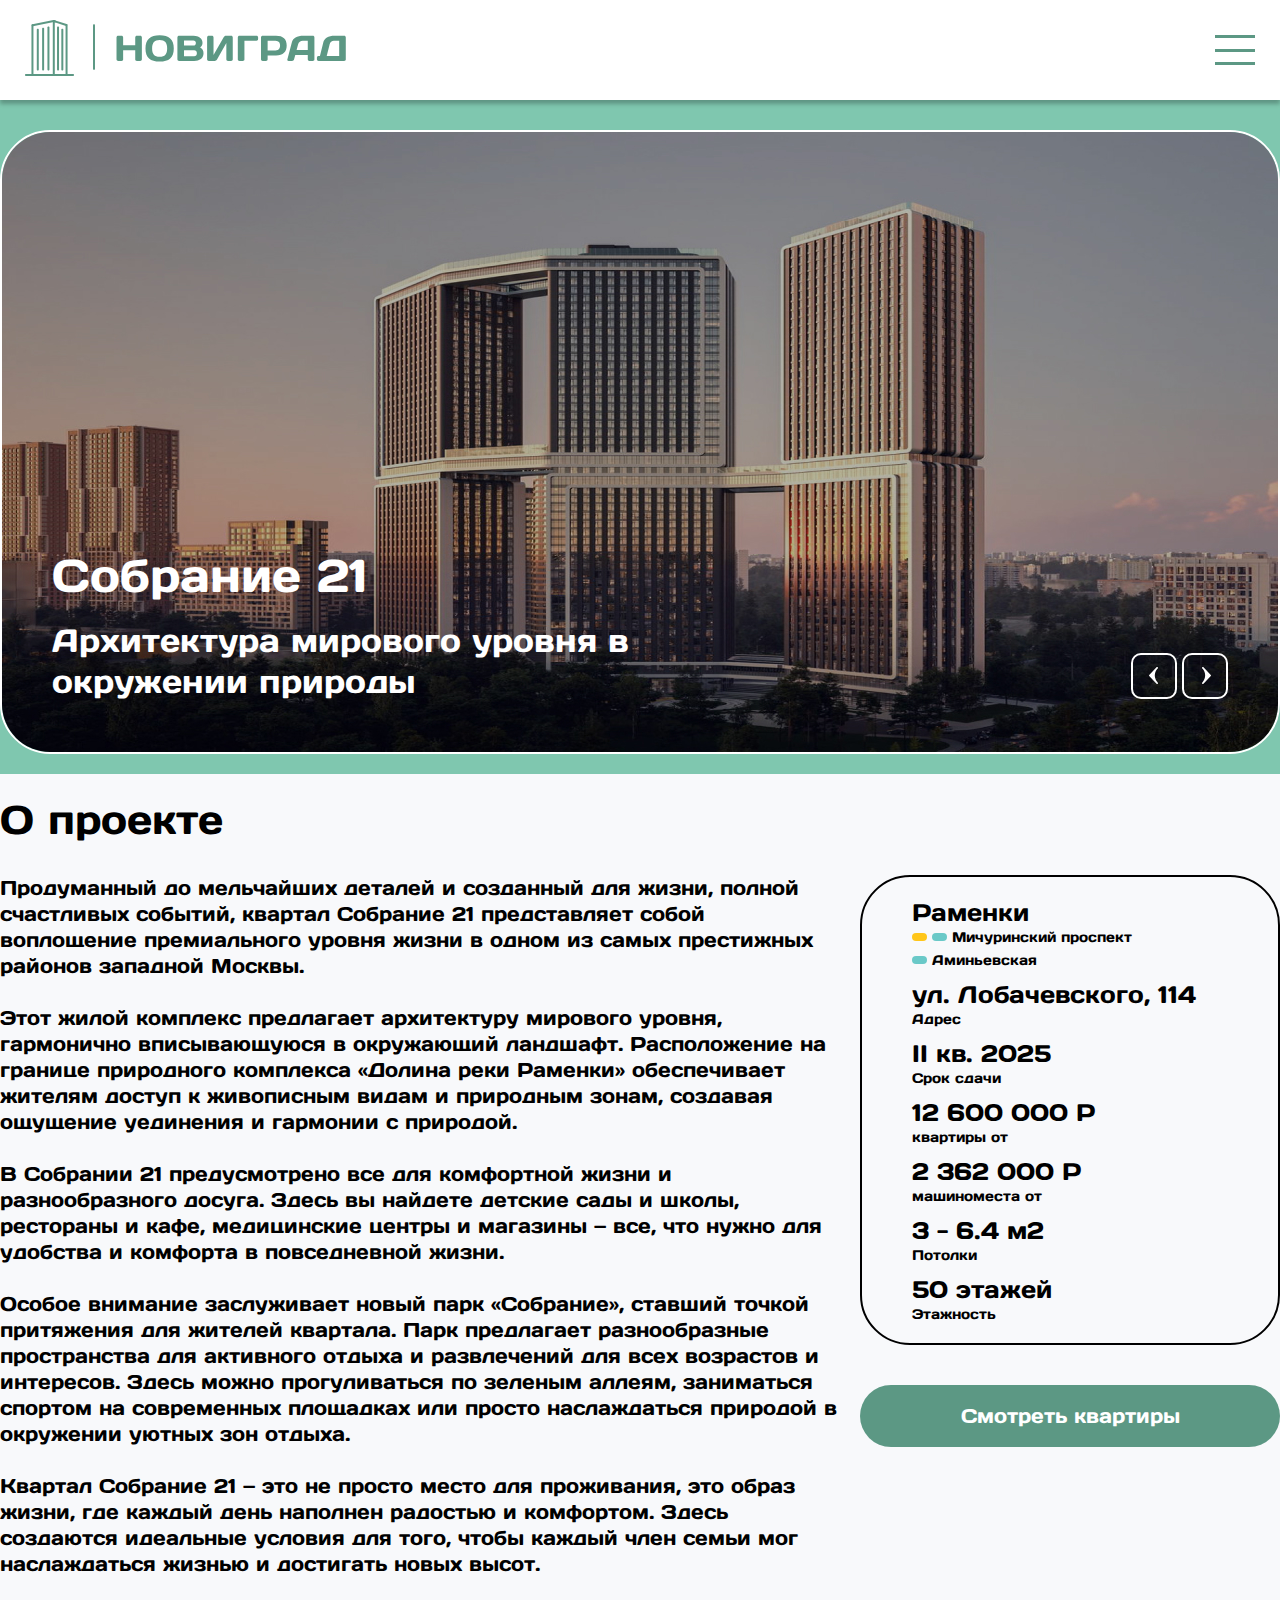
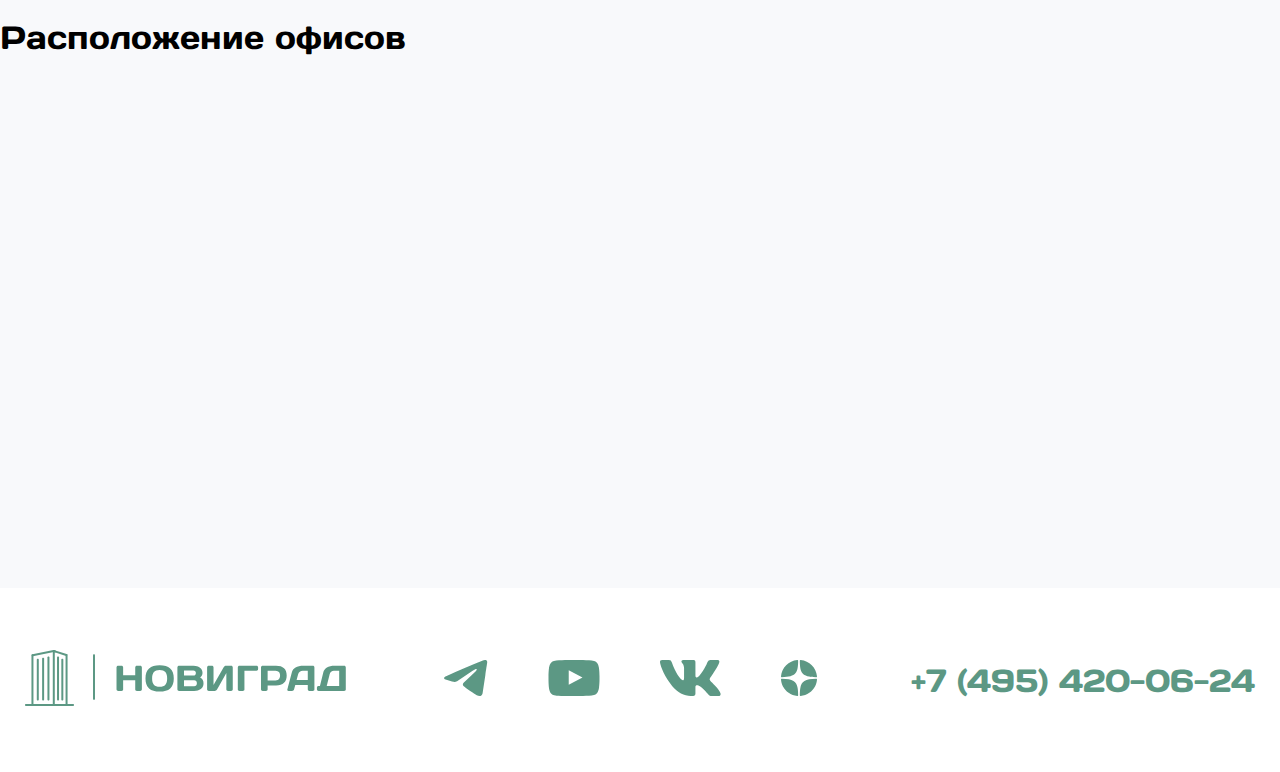
<file: event.html>
<!DOCTYPE html>
<html lang="en">
<head>
    <meta charset="UTF-8">
    <meta name="viewport" content="width=device-width, initial-scale=1.0">
    <title>ЖК Собрарние 21</title>
    <link rel="stylesheet" href="css/pattern.css">
    <link rel="stylesheet" href="css/objects.css">
</head>
<body>
    <header class="header">

        <nav class="burger-menu">
            <a href="index.html"><img class="logo" src="img/logo.svg" alt="logo"></a>

            <ul class="menu">
                <li>
                    <a href="favourite.html">
                        <svg class="menuItem" width="26" height="23" viewBox="0 0 26 23" fill="none" xmlns="http://www.w3.org/2000/svg"><mask id="path-1-inside-1_2126_522" fill="white"><path d="M13 22.1139L12.3864 22.7401C12.4669 22.8225 12.5625 22.8879 12.6678 22.9325C12.7731 22.977 12.886 23 13 23C13.114 23 13.2269 22.977 13.3322 22.9325C13.4375 22.8879 13.5331 22.8225 13.6136 22.7401L13 22.1139ZM13 4.42277L12.3864 5.04904C12.4669 5.13141 12.5625 5.19677 12.6678 5.24136C12.7731 5.28595 12.886 5.30891 13 5.30891C13.114 5.30891 13.2269 5.28595 13.3322 5.24136C13.4375 5.19677 13.5331 5.13141 13.6136 5.04904L13 4.42277ZM13.6136 21.4876L3.27427 10.9366L2.0488 12.1874L12.3864 22.7401L13.6136 21.4876ZM22.7257 10.9366L12.3864 21.4876L13.6136 22.7401L23.9512 12.1874L22.7257 10.9366ZM10.7155 3.34185L12.3864 5.04904L13.6136 3.79651L11.9409 2.09109L10.7155 3.34185ZM13.6136 5.04904L15.2845 3.34185L14.0591 2.09109L12.3864 3.79651L13.6136 5.04904ZM19.0043 0C17.1496 0 15.3712 0.751871 14.0591 2.09109L15.2845 3.34185C16.2713 2.33523 17.6092 1.76956 19.0043 1.76911V0ZM24.2667 7.14012C24.2667 8.56426 23.7137 9.93001 22.7257 10.9366L23.9512 12.1874C25.2627 10.8487 25.9996 9.03323 26 7.14012H24.2667ZM26 7.14012C26 5.24645 25.263 3.43033 23.951 2.09129C22.639 0.752261 20.8597 0 19.0043 0V1.76911C20.3999 1.76911 21.7385 2.33498 22.7253 3.34224C23.7122 4.3495 24.2667 5.71564 24.2667 7.14012H26ZM6.99573 1.76911C8.39107 1.76911 9.7292 2.33345 10.7155 3.34185L11.9409 2.09109C10.6293 0.752512 8.85056 0.000359299 6.99573 0V1.76911ZM1.73333 7.14012C1.73333 5.71564 2.28776 4.3495 3.27465 3.34224C4.26155 2.33498 5.60006 1.76911 6.99573 1.76911V0C5.14035 0 3.36096 0.752261 2.049 2.09129C0.737048 3.43033 0 5.24645 0 7.14012H1.73333ZM3.27427 10.9366C2.78545 10.4382 2.39935 9.84641 2.13466 9.195C1.86996 8.54359 1.73359 7.84533 1.73333 7.14012H0C0 9.03307 0.736667 10.8482 2.0488 12.1874L3.27427 10.9366Z"/></mask><path d="M2.0488 12.1874L-1.52266 8.68815L5.61531 15.6917L2.0488 12.1874ZM10.7155 3.34185L7.144 -0.157389L14.282 6.84613L10.7155 3.34185ZM14.0591 2.09109L17.6305 -1.40815L10.4827 5.58527L14.0591 2.09109ZM-0.904109 8.05861L-1.51771 8.68311L5.61531 15.6917L6.22891 15.0672L-0.904109 8.05861ZM7.76256 -0.786931L7.14896 -0.162435L14.282 6.84613L14.8956 6.22163L7.76256 -0.786931ZM18.2473 -0.776828L17.6355 -1.40309L10.4827 5.58527L11.0945 6.21153L18.2473 -0.776828ZM-0.297194 7.43739L-1.52266 8.68815L5.62026 15.6866L6.84573 14.4359L-0.297194 7.43739ZM27.5227 8.68816L26.2972 7.4374L19.1543 14.4359L20.3797 15.6866L27.5227 8.68816ZM8.36947 -1.40815L7.144 -0.157389L14.2869 6.84108L15.5124 5.59032L8.36947 -1.40815ZM18.856 -0.15739L17.6305 -1.40815L10.4876 5.59032L11.7131 6.84108L18.856 -0.15739ZM24.0043 1.76911V0H14.0043V1.76911H24.0043ZM26 2.14012H24.2667V12.1401H26V2.14012ZM1.99573 0V1.76911H11.9957V0H1.99573ZM0 12.1401H1.73333V2.14012H0V12.1401ZM13 22.1139L20.1429 15.1154L13 7.82501L5.85706 15.1154L13 22.1139ZM2.0488 12.1874L9.19231 5.18952L9.19172 5.18892L2.0488 12.1874ZM10.7155 3.34185L3.5664 10.3341L3.56892 10.3366L10.7155 3.34185ZM13 4.42277L20.1429 -2.57571L13 -9.86606L5.85707 -2.57569L13 4.42277ZM14.0591 2.09109L21.1984 9.09326L21.202 9.08956L14.0591 2.09109ZM13.6136 21.4876L20.7565 28.4861L27.614 21.487L20.7559 14.4885L13.6136 21.4876ZM3.27427 10.9366L10.4166 3.93756L10.4137 3.9346L3.27427 10.9366ZM22.7257 10.9366L15.589 3.93189L15.5834 3.93756L22.7257 10.9366ZM12.3864 21.4876L5.24407 14.4885L-1.61404 21.487L5.24347 28.4861L12.3864 21.4876ZM23.9512 12.1874L16.808 5.18921L16.8077 5.18952L23.9512 12.1874ZM13.6136 3.79651L20.7565 10.795L27.617 3.79288L20.7529 -3.20567L13.6136 3.79651ZM11.9409 2.09109L4.7983 9.08986L4.80164 9.09326L11.9409 2.09109ZM15.2845 3.34185L8.14329 -3.65835L8.13798 -3.65292L15.2845 3.34185ZM12.3864 3.79651L5.24711 -3.20567L-1.61702 3.79288L5.24348 10.795L12.3864 3.79651ZM19.0043 1.76911L19.0043 -8.23089L19.001 -8.23089L19.0043 1.76911ZM26 7.14012L36 7.14198V7.14012L26 7.14012ZM6.99573 0L6.99767 -10H6.99573L6.99573 0ZM1.73333 7.14012L-8.26667 7.14012L-8.26667 7.1438L1.73333 7.14012ZM0 7.14012H-10H0ZM5.85706 15.1154L5.24346 15.7417L19.5293 29.7386L20.1429 29.1123L5.85706 15.1154ZM5.23464 29.7296C6.23442 30.7526 7.43326 31.5754 8.76798 32.1407L16.5677 13.7242C17.6918 14.2003 18.6994 14.8924 19.5382 15.7507L5.23464 29.7296ZM8.76798 32.1407C10.1032 32.7061 11.5419 33 13 33V13C14.2301 13 15.4431 13.248 16.5677 13.7242L8.76798 32.1407ZM13 33C14.4581 33 15.8968 32.7061 17.232 32.1407L9.43231 13.7242C10.5569 13.248 11.7699 13 13 13V33ZM17.232 32.1407C18.5667 31.5754 19.7655 30.7526 20.7654 29.7296L6.46184 15.7507C7.30065 14.8924 8.30823 14.2003 9.43231 13.7242L17.232 32.1407ZM20.7565 15.7417L20.1429 15.1154L5.85707 29.1123L6.47067 29.7386L20.7565 15.7417ZM5.85707 -2.57569L5.24347 -1.94943L19.5293 12.0475L20.1429 11.4212L5.85707 -2.57569ZM5.23464 12.0385C6.2344 13.0615 7.43324 13.8843 8.76798 14.4496L16.5677 -3.96685C17.6918 -3.49075 18.6994 -2.79864 19.5382 -1.94041L5.23464 12.0385ZM8.76798 14.4496C10.1032 15.015 11.5419 15.3089 13 15.3089V-4.69109C14.2301 -4.69109 15.4431 -4.44314 16.5677 -3.96685L8.76798 14.4496ZM13 15.3089C14.4581 15.3089 15.8968 15.015 17.232 14.4496L9.43231 -3.96685C10.5569 -4.44314 11.7699 -4.69109 13 -4.69109V15.3089ZM17.232 14.4496C18.5667 13.8843 19.7656 13.0615 20.7654 12.0385L6.46184 -1.94041C7.30064 -2.79868 8.30821 -3.49077 9.43231 -3.96685L17.232 14.4496ZM20.7565 -1.94944L20.1429 -2.57571L5.85708 11.4212L6.47068 12.0475L20.7565 -1.94944ZM20.7559 14.4885L10.4166 3.93756L-3.86807 17.9357L6.47127 28.4867L20.7559 14.4885ZM-5.09471 19.1853L5.24289 29.738L19.5299 15.7423L9.19231 5.18952L-5.09471 19.1853ZM19.5293 29.7386L20.7565 28.4861L6.47067 14.4891L5.24347 15.7417L19.5293 29.7386ZM15.5834 3.93756L5.24407 14.4885L19.5287 28.4867L29.8681 17.9357L15.5834 3.93756ZM5.24347 28.4861L6.47067 29.7386L20.7565 15.7417L19.5293 14.4891L5.24347 28.4861ZM20.7571 29.738L31.0947 19.1853L16.8077 5.18952L6.47009 15.7423L20.7571 29.738ZM3.56892 10.3366L5.23985 12.0438L19.533 -1.94573L17.862 -3.65292L3.56892 10.3366ZM19.5293 12.0475L20.7565 10.795L6.47068 -3.20197L5.24348 -1.94944L19.5293 12.0475ZM20.7529 -3.20567L19.0802 -4.91109L4.80164 9.09326L6.47431 10.7987L20.7529 -3.20567ZM20.7602 12.0438L22.4311 10.3366L8.13798 -3.65292L6.46705 -1.94573L20.7602 12.0438ZM6.91977 -4.91109L5.24711 -3.20567L19.5257 10.7987L21.1984 9.09326L6.91977 -4.91109ZM5.24348 10.795L6.47068 12.0475L20.7565 -1.94944L19.5293 -3.20197L5.24348 10.795ZM19.0043 -10C14.4299 -10 10.0866 -8.14325 6.91615 -4.90739L21.202 9.08956C20.6558 9.64699 19.8693 10 19.0043 10V-10ZM22.4258 10.342C21.5545 11.2309 20.3292 11.7687 19.0075 11.7691L19.001 -8.23089C14.8891 -8.22955 10.988 -6.5604 8.1433 -3.65835L22.4258 10.342ZM14.2667 7.14012C14.2667 5.98341 14.7147 4.82261 15.589 3.93189L29.8625 17.9414C32.7128 15.0374 34.2667 11.1451 34.2667 7.14012H14.2667ZM31.0944 19.1856C34.2574 15.9571 35.9992 11.6213 36 7.14198L16 7.13826C16.0001 6.44515 16.268 5.74036 16.808 5.18921L31.0944 19.1856ZM36 7.14012C36 2.65946 34.258 -1.67782 31.0939 -4.90718L16.8081 9.08977C16.2679 8.53847 16 7.83343 16 7.14012L36 7.14012ZM31.0939 -4.90718C27.9231 -8.14348 23.5785 -10 19.0043 -10L19.0043 10C18.1408 10 17.355 9.648 16.8081 9.08977L31.0939 -4.90718ZM19.0043 11.7691C17.6811 11.7691 16.4544 11.2307 15.5824 10.3407L29.8683 -3.65623C27.0225 -6.56075 23.1188 -8.23089 19.0043 -8.23089L19.0043 11.7691ZM15.5824 10.3407C14.7172 9.45766 14.2667 8.30264 14.2667 7.14012H34.2667C34.2667 3.12864 32.7073 -0.758648 29.8683 -3.65623L15.5824 10.3407ZM6.99573 11.7691C5.67837 11.7691 4.44599 11.2334 3.5664 10.334L17.8645 -3.65036C15.0124 -6.56645 11.1038 -8.23089 6.99573 -8.23089V11.7691ZM19.0836 -4.90768C15.9135 -8.14287 11.5705 -9.99911 6.99767 -10L6.9938 10C6.1306 9.99983 5.3451 9.64789 4.7983 9.08985L19.0836 -4.90768ZM11.7333 7.14012C11.7333 8.30264 11.2828 9.45765 10.4176 10.3407L-3.86827 -3.65623C-6.70726 -0.758645 -8.26667 3.12865 -8.26667 7.14012L11.7333 7.14012ZM10.4176 10.3407C9.54558 11.2307 8.31891 11.7691 6.99573 11.7691L6.99573 -8.23089C2.8812 -8.23089 -1.02248 -6.56075 -3.86827 -3.65623L10.4176 10.3407ZM6.99573 -10C2.4215 -10 -1.92307 -8.14347 -5.09392 -4.90718L9.19193 9.08977C8.64499 9.648 7.8592 10 6.99573 10L6.99573 -10ZM-5.09392 -4.90718C-8.25798 -1.67782 -10 2.65945 -10 7.14012L10 7.14012C10 7.83344 9.73207 8.53847 9.19193 9.08977L-5.09392 -4.90718ZM10.4137 3.9346C10.854 4.38349 11.1821 4.8967 11.399 5.43053L-7.12972 12.9595C-6.38342 14.7961 -5.28306 16.493 -3.86517 17.9387L10.4137 3.9346ZM11.399 5.43053C11.6212 5.97719 11.7331 6.55627 11.7333 7.13645L-8.26667 7.1438C-8.26593 9.1344 -7.88124 11.11 -7.12972 12.9595L11.399 5.43053ZM-10 7.14012C-10 11.6209 -8.25778 15.9569 -5.09412 19.1859L9.19172 5.18892C9.73111 5.73944 10 6.44524 10 7.14012H-10Z" fill="#545454" mask="url(#path-1-inside-1_2126_522)"/></svg>
                    </a>
                </li>
                <li><a class="menuItem burger-number" href="tel:+7 (495) 420-06-24">+7 (495) 420-06-24</a></li>
                <li class="header__nav-item"><a class="menuItem" href="about.html">О компании</a></li>
                <li class="header__nav-item"><a class="menuItem" href="apartments.html">Квартиры</a></li>
                <li class="header__nav-item"><a class="menuItem" href="parking.html">Машиноместа</a></li>
                <li class="header__nav-item"><a class="menuItem" href="contacts.html">Офис продаж</a></li>
                <li class="header__nav-item menuItem">
                    <ul class="drop-container">
                        <li class="header__nav-link">Объекты
                            <svg class="header__nav-arrow" width="17" height="9" viewBox="0 0 17 9" fill="none" xmlns="http://www.w3.org/2000/svg"><path d="M1.08845 0.60389L1.08854 0.60397L1.25558 0.763021C5.31016 4.62361 11.6806 4.62399 15.7356 0.763891L15.9036 0.604011L15.9036 0.604045L15.9085 0.599244C15.9419 0.566567 15.9812 0.541121 16.024 0.524177C16.0667 0.507236 16.1123 0.499079 16.158 0.500083C16.2037 0.501086 16.2489 0.511237 16.291 0.53006C16.333 0.548886 16.3712 0.57607 16.4032 0.610232C16.4352 0.644403 16.4604 0.684868 16.4771 0.729371C16.4937 0.773882 16.5015 0.821406 16.4998 0.869141C16.4981 0.916877 16.487 0.963682 16.4673 1.00681C16.4476 1.04993 16.4197 1.08841 16.3855 1.12013L16.3854 1.12009L16.3805 1.12484L8.73409 8.40378L8.73388 8.40397C8.66874 8.46605 8.58329 8.5 8.49523 8.5C8.40716 8.5 8.32171 8.46605 8.25657 8.40397L8.25638 8.4038L0.610973 1.12496C0.610939 1.12492 0.610905 1.12489 0.610871 1.12486C0.577374 1.09292 0.550218 1.05444 0.531142 1.0115C0.512043 0.968497 0.501472 0.921976 0.500143 0.874619C0.498814 0.827261 0.506759 0.780178 0.523438 0.736098C0.540116 0.692026 0.565147 0.651951 0.596907 0.61807C0.628661 0.584197 0.666507 0.557185 0.70817 0.538381C0.749824 0.51958 0.794589 0.509296 0.839938 0.508003C0.885285 0.50671 0.93052 0.514426 0.973101 0.5308C1.01569 0.547176 1.05492 0.571946 1.08845 0.60389Z" fill="#545454" stroke="#545454"/></svg>
                        </li>
                        <li class="block-down">
                            <a class="block-down-link" href="flight.html">Полет</a>
                            <a class="block-down-link" href="fakel.html">Факел</a>
                            <a class="block-down-link" href="garden.html">Дивный сад</a>
                            <a class="block-down-link" href="event.html">Собрание 21</a>
                        </li>
                    </ul>
                </li>
            </ul>

            <button class="hamburgerBtn">
                <div class="menuIcon material-icons">
                    <div class="menu-elem"></div>
                    <div class="menu-elem"></div>
                    <div class="menu-elem"></div>
                </div>
                <div class="closeIcon material-icons">
                    <div class="close-icon-elem close-icon-elem__1"></div>
                    <div class="close-icon-elem close-icon-elem__2"></div>
                </div>
            </button>
        </nav>

        <div class="wrapper">
            <div class="header__content">
                <div class="header__menu">
                    <a href="index.html"><img class="logo" src="img/logo.svg" alt="logo"></a>
                    <nav class="header__nav">
                        <ul class="header__nav-list">
                            <li class="header__nav-item"><a class="header__nav-link" href="about.html">О компании</a></li>

                            <li class="header__nav-list">
                                <ul class="drop-container-desktop">
                                    <li class="header__nav-link">Объекты
                                        <svg class="header__nav-arrow" width="17" height="9" viewBox="0 0 17 9" fill="none" xmlns="http://www.w3.org/2000/svg"><path d="M1.08845 0.60389L1.08854 0.60397L1.25558 0.763021C5.31016 4.62361 11.6806 4.62399 15.7356 0.763891L15.9036 0.604011L15.9036 0.604045L15.9085 0.599244C15.9419 0.566567 15.9812 0.541121 16.024 0.524177C16.0667 0.507236 16.1123 0.499079 16.158 0.500083C16.2037 0.501086 16.2489 0.511237 16.291 0.53006C16.333 0.548886 16.3712 0.57607 16.4032 0.610232C16.4352 0.644403 16.4604 0.684868 16.4771 0.729371C16.4937 0.773882 16.5015 0.821406 16.4998 0.869141C16.4981 0.916877 16.487 0.963682 16.4673 1.00681C16.4476 1.04993 16.4197 1.08841 16.3855 1.12013L16.3854 1.12009L16.3805 1.12484L8.73409 8.40378L8.73388 8.40397C8.66874 8.46605 8.58329 8.5 8.49523 8.5C8.40716 8.5 8.32171 8.46605 8.25657 8.40397L8.25638 8.4038L0.610973 1.12496C0.610939 1.12492 0.610905 1.12489 0.610871 1.12486C0.577374 1.09292 0.550218 1.05444 0.531142 1.0115C0.512043 0.968497 0.501472 0.921976 0.500143 0.874619C0.498814 0.827261 0.506759 0.780178 0.523438 0.736098C0.540116 0.692026 0.565147 0.651951 0.596907 0.61807C0.628661 0.584197 0.666507 0.557185 0.70817 0.538381C0.749824 0.51958 0.794589 0.509296 0.839938 0.508003C0.885285 0.50671 0.93052 0.514426 0.973101 0.5308C1.01569 0.547176 1.05492 0.571946 1.08845 0.60389Z" fill="#545454" stroke="#545454"/></svg>
                                    </li>
                                    <li class="block-down">
                                        <a class="block-down-link" href="flight.html">Полет</a>
                                        <a class="block-down-link" href="fakel.html">Факел</a>
                                        <a class="block-down-link" href="garden.html">Дивный сад</a>
                                        <a class="block-down-link" href="event.html">Собрание 21</a>
                                    </li>
                                </ul>
                            </li>
                            <li class="header__nav-item"><a class="header__nav-link" href="apartments.html">Квартиры</a></li>
                            <li class="header__nav-item"><a class="header__nav-link" href="parking.html">Машиноместа</a></li>
                            <li class="header__nav-item"><a class="header__nav-link" href="contacts.html">Офис продаж</a></li>
                        </ul>
                    </nav>
                </div>
                <div class="header__contact">
                    <a class="header__contact-number" href="tel:+7 (495) 420-06-24">+7 (495) 420-06-24</a>
                    <a href="favourite.html"><img src="img/heart.svg" alt=""></a>
                </div>
            </div>
        </div>
    </header>

    <main>
        <section class="banner">
            <div class="wrapper">
                <div class="banner-slider">
                    <div class="slider">
                        <div class="slide slide-4">
                            <div class="slide-content">
                                <div class="slide-info">
                                    <p class="slide-title">Собрание 21</p>
                                    <p class="slide-text">Архитектура мирового уровня в окружении природы</p>
                                </div>
                            </div>
                        </div>

                        <div class="slide slide-1">
                            <div class="slide-content">
                                <div class="slide-info">
                                    <p class="slide-title">Дивный сад</p>
                                    <p class="slide-text">Клубный дом в парке рядом с МГУ</p>
                                </div>
                            </div>
                        </div>
                        <div class="slide slide-2">
                            <div class="slide-content">
                                <div class="slide-info">
                                    <p class="slide-title">Полет</p>
                                    <p class="slide-text">Здесь мечты взлетают выше всех ожиданий</p>
                                </div>
                            </div>
                        </div>
                        <div class="slide slide-3">
                            <div class="slide-content">
                                <div class="slide-info">
                                    <p class="slide-title">Факел</p>
                                    <p class="slide-text">Свет современного стиля жизни в центре Москвы</p>
                                </div>
                            </div>
                        </div>
                    </div>
                    <div class="slider-button">
                        <button class="prev-button" aria-label="prev">
                            <svg width="46" height="46" viewBox="0 0 46 46" fill="none" xmlns="http://www.w3.org/2000/svg"><rect x="1" y="1" width="44" height="44" rx="9" stroke="white" stroke-width="2"/><path d="M26.7581 15.4333C26.8354 15.3522 26.8958 15.2568 26.9359 15.1526C26.976 15.0483 26.995 14.9372 26.9918 14.8257C26.9886 14.7141 26.9633 14.6043 26.9173 14.5025C26.8714 14.4006 26.8056 14.3088 26.7239 14.2321C26.6421 14.1555 26.546 14.0956 26.4409 14.0558C26.3358 14.016 26.2238 13.9972 26.1114 14.0003C25.9989 14.0035 25.8882 14.0286 25.7855 14.0742C25.6829 14.1198 25.5903 14.185 25.513 14.2661L18.2341 21.9116C18.0838 22.0693 18 22.2782 18 22.4952C18 22.7123 18.0838 22.9211 18.2341 23.0788L25.513 30.7252C25.5898 30.8081 25.6823 30.875 25.7854 30.9221C25.8884 30.9692 25.9999 30.9955 26.1132 30.9995C26.2266 31.0035 26.3397 30.9851 26.4458 30.9454C26.552 30.9056 26.6491 30.8454 26.7316 30.7681C26.8141 30.6909 26.8803 30.5981 26.9263 30.4953C26.9723 30.3924 26.9973 30.2815 26.9998 30.169C27.0023 30.0565 26.9822 29.9446 26.9407 29.8399C26.8992 29.7351 26.8372 29.6396 26.7581 29.5588L26.5983 29.3909C22.922 25.5289 22.9223 19.4619 26.5991 15.6004L26.7581 15.4333Z" fill="white"/></svg>
                        </button>
                        <button class="next-button" aria-label="next">
                            <svg width="46" height="46" viewBox="0 0 46 46" fill="none" xmlns="http://www.w3.org/2000/svg"><path d="M10 1H36C40.9706 1 45 5.02944 45 10V36C45 40.9706 40.9706 45 36 45H10C5.02944 45 1 40.9706 1 36V10C1 5.02944 5.02944 1 10 1Z" stroke="white" stroke-width="2"/><path d="M20.2419 29.5667C20.1646 29.6478 20.1042 29.7432 20.0641 29.8474C20.024 29.9517 20.005 30.0628 20.0082 30.1743C20.0114 30.2859 20.0367 30.3957 20.0827 30.4975C20.1286 30.5994 20.1944 30.6912 20.2761 30.7679C20.3579 30.8445 20.454 30.9044 20.5591 30.9442C20.6642 30.984 20.7762 31.0028 20.8886 30.9997C21.0011 30.9965 21.1118 30.9714 21.2145 30.9258C21.3171 30.8802 21.4097 30.815 21.487 30.7339L28.7659 23.0884C28.9162 22.9307 29 22.7218 29 22.5048C29 22.2877 28.9162 22.0789 28.7659 21.9212L21.487 14.2748C21.4102 14.1919 21.3177 14.125 21.2146 14.0779C21.1116 14.0308 21.0001 14.0045 20.8868 14.0005C20.7734 13.9965 20.6603 14.0149 20.5542 14.0546C20.448 14.0944 20.3509 14.1546 20.2684 14.2319C20.1859 14.3091 20.1197 14.4019 20.0737 14.5047C20.0277 14.6076 20.0027 14.7185 20.0002 14.831C19.9977 14.9435 20.0178 15.0554 20.0593 15.1601C20.1008 15.2649 20.1628 15.3604 20.2419 15.4412L20.4017 15.6091C24.078 19.4711 24.0777 25.5381 20.4009 29.3996L20.2419 29.5667Z" fill="white"/></svg>
                        </button>
                    </div>
                </div>
            </div>
        </section>

        <section class="project">
            <div class="wrapper">
                <h2 class="project-title">О проекте</h2>
                <div class="project__content">
                    <div class="project__content-text">
                        <p class="project-text">
                            Продуманный до мельчайших деталей и созданный для жизни, полной счастливых событий, квартал Собрание 21 представляет собой воплощение премиального уровня жизни в одном из самых престижных районов западной Москвы.<br><br>
                            Этот жилой комплекс предлагает архитектуру мирового уровня, гармонично вписывающуюся в окружающий ландшафт. Расположение на границе природного комплекса «Долина реки Раменки» обеспечивает жителям доступ к живописным видам и природным зонам, создавая ощущение уединения и гармонии с природой.<br><br>
                            В Собрании 21 предусмотрено все для комфортной жизни и разнообразного досуга. Здесь вы найдете детские сады и школы, рестораны и кафе, медицинские центры и магазины — все, что нужно для удобства и комфорта в повседневной жизни.<br><br>
                            Особое внимание заслуживает новый парк «Собрание», ставший точкой притяжения для жителей квартала. Парк предлагает разнообразные пространства для активного отдыха и развлечений для всех возрастов и интересов. Здесь можно прогуливаться по зеленым аллеям, заниматься спортом на современных площадках или просто наслаждаться природой в окружении уютных зон отдыха.<br><br>
                            Квартал Собрание 21 — это не просто место для проживания, это образ жизни, где каждый день наполнен радостью и комфортом. Здесь создаются идеальные условия для того, чтобы каждый член семьи мог наслаждаться жизнью и достигать новых высот.
                        </p>
                    </div>

                    <div class="project-info">
                        <div class="project__content-info">
                            <div class="info-item">
                                <h3 class="info-title">Раменки</h3>
                                <div class="info-metro">
                                    <div class="fakel-card">
                                        <img class="metro-img" src="img/card-yellow.svg" alt="">
                                        <img class="metro-img" src="img/card-blue.svg" alt="">
                                        <p class="info-text">Мичуринский проспект</p>
                                    </div>
                                    <div class="fakel-card">
                                        <img class="metro-img" src="img/card-blue.svg" alt="">
                                        <p class="info-text">Аминьевская</p>
                                    </div>
                                </div>
                            </div>
    
                            <div class="info-item">
                                <h3 class="info-title">ул. Лобачевского, 114</h3>
                                <p class="info-text">Адрес</p>
                            </div>
    
                            <div class="info-item">
                                <h3 class="info-title">II кв. 2025</h3>
                                <p class="info-text">Срок сдачи</p>
                            </div>

                            <div class="info-item">
                                <h3 class="info-title">12 600 000 Р</h3>
                                <p class="info-text">квартиры от</p>
                            </div>

                            <div class="info-item">
                                <h3 class="info-title">2 362 000 Р</h3>
                                <p class="info-text">машиноместа от</p>
                            </div>

                            <div class="info-item">
                                <h3 class="info-title">3 - 6.4 м2</h3>
                                <p class="info-text">Потолки</p>
                            </div>

                            <div class="info-item">
                                <h3 class="info-title">50 этажей</h3>
                                <p class="info-text">Этажность</p>
                            </div>
    
                        </div>
                        <a href="apartments.html" class="info-link">Смотреть квартиры</a>
                    </div>
                </div>
            </div>
        </section>

        <section class="map">
            <div class="wrapper">
                <div class="map__content">
                    <h2 class="map-title">Расположение офисов</h2>

                    <div class="map-content">
                        <iframe src="https://yandex.ru/map-widget/v1/?um=constructor%3Ab467118e9f4e67b874da747289a6b54fd35447d5da50e6c56ae3791377e10b46&amp;source=constructor" width="1300" height="450" frameborder="0"></iframe>
                    </div>
                </div>
            </div>
        </section>
    </main>

    <footer class="footer">
        <div class="wrapper">
            <div class="footer__content">
                <a href="index.html"><img class="logo" src="img/logo.svg" alt="logo"></a>
                <div class="footer-icon">
                    <a href="#"><img src="img/tg.svg" alt=""></a>
                    <a href="#"><img src="img/yt.svg" alt=""></a>
                    <a href="#"><img src="img/vk.svg" alt=""></a>
                    <a href="#"><img src="img/dz.svg" alt=""></a>
                </div>
                <a class="footer__contact-number" href="tel:+7 (495) 420-06-24">+7 (495) 420-06-24</a>
            </div>
        </div>
    </footer>

    <script src="js/script.js"></script>
</body>
</html>
</file>
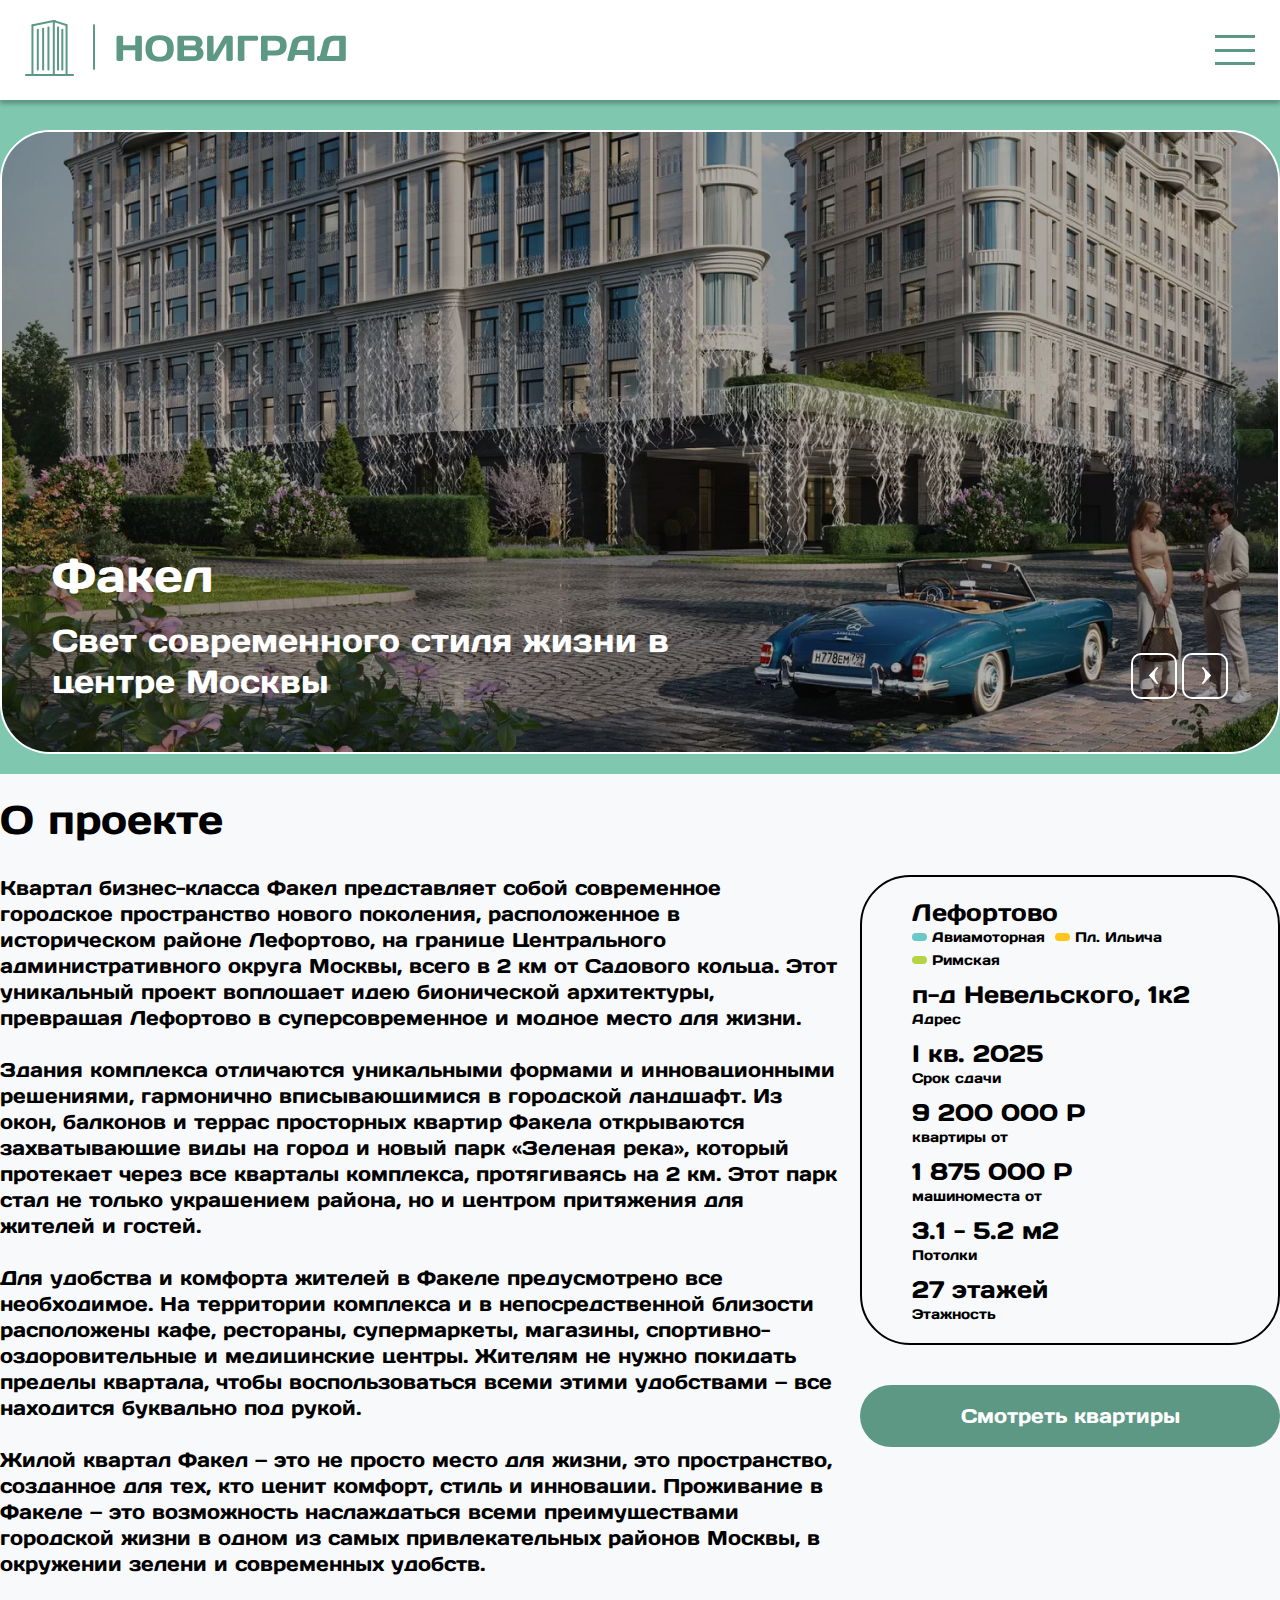
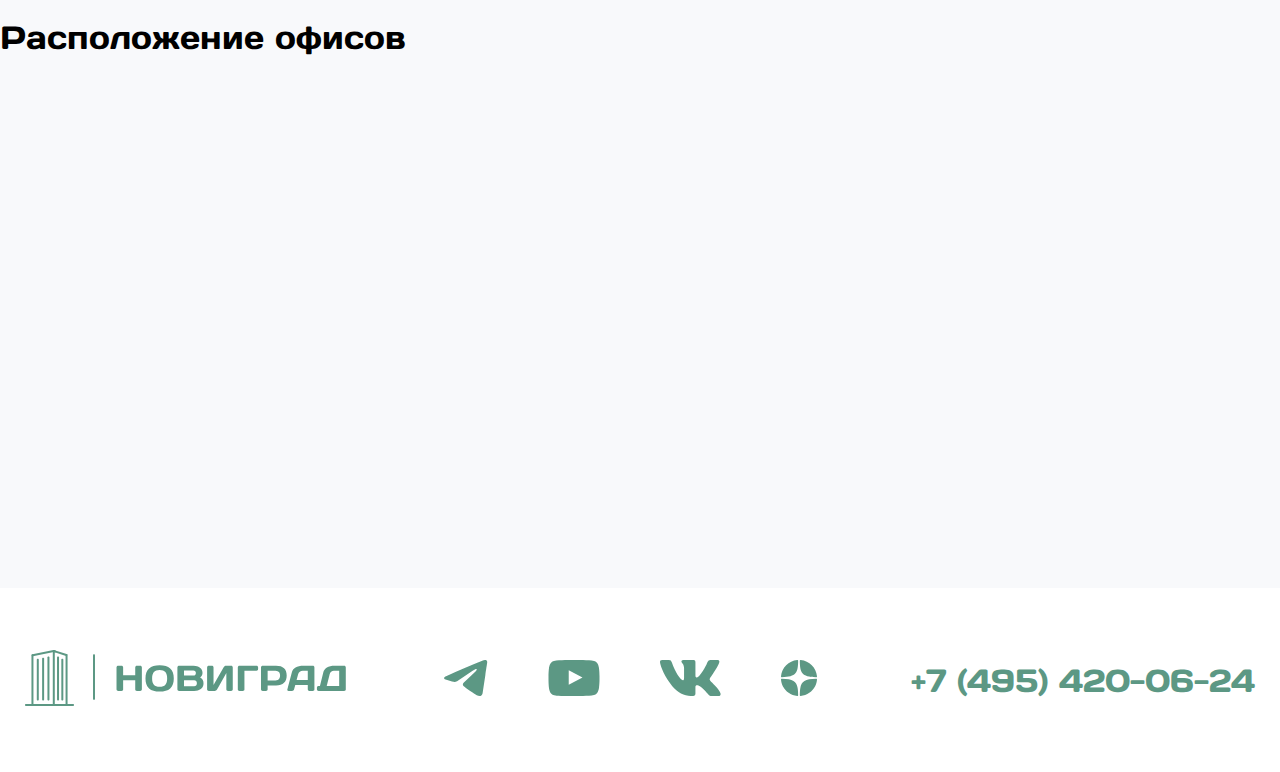
<file: fakel.html>
<!DOCTYPE html>
<html lang="en">
<head>
    <meta charset="UTF-8">
    <meta name="viewport" content="width=device-width, initial-scale=1.0">
    <title>ЖК Факел</title>
    <link rel="stylesheet" href="css/pattern.css">
    <link rel="stylesheet" href="css/objects.css">
</head>
<body>
    <header class="header">

        <nav class="burger-menu">
            <a href="index.html"><img class="logo" src="img/logo.svg" alt="logo"></a>

            <ul class="menu">
                <li>
                    <a href="favourite.html">
                        <svg class="menuItem" width="26" height="23" viewBox="0 0 26 23" fill="none" xmlns="http://www.w3.org/2000/svg"><mask id="path-1-inside-1_2126_522" fill="white"><path d="M13 22.1139L12.3864 22.7401C12.4669 22.8225 12.5625 22.8879 12.6678 22.9325C12.7731 22.977 12.886 23 13 23C13.114 23 13.2269 22.977 13.3322 22.9325C13.4375 22.8879 13.5331 22.8225 13.6136 22.7401L13 22.1139ZM13 4.42277L12.3864 5.04904C12.4669 5.13141 12.5625 5.19677 12.6678 5.24136C12.7731 5.28595 12.886 5.30891 13 5.30891C13.114 5.30891 13.2269 5.28595 13.3322 5.24136C13.4375 5.19677 13.5331 5.13141 13.6136 5.04904L13 4.42277ZM13.6136 21.4876L3.27427 10.9366L2.0488 12.1874L12.3864 22.7401L13.6136 21.4876ZM22.7257 10.9366L12.3864 21.4876L13.6136 22.7401L23.9512 12.1874L22.7257 10.9366ZM10.7155 3.34185L12.3864 5.04904L13.6136 3.79651L11.9409 2.09109L10.7155 3.34185ZM13.6136 5.04904L15.2845 3.34185L14.0591 2.09109L12.3864 3.79651L13.6136 5.04904ZM19.0043 0C17.1496 0 15.3712 0.751871 14.0591 2.09109L15.2845 3.34185C16.2713 2.33523 17.6092 1.76956 19.0043 1.76911V0ZM24.2667 7.14012C24.2667 8.56426 23.7137 9.93001 22.7257 10.9366L23.9512 12.1874C25.2627 10.8487 25.9996 9.03323 26 7.14012H24.2667ZM26 7.14012C26 5.24645 25.263 3.43033 23.951 2.09129C22.639 0.752261 20.8597 0 19.0043 0V1.76911C20.3999 1.76911 21.7385 2.33498 22.7253 3.34224C23.7122 4.3495 24.2667 5.71564 24.2667 7.14012H26ZM6.99573 1.76911C8.39107 1.76911 9.7292 2.33345 10.7155 3.34185L11.9409 2.09109C10.6293 0.752512 8.85056 0.000359299 6.99573 0V1.76911ZM1.73333 7.14012C1.73333 5.71564 2.28776 4.3495 3.27465 3.34224C4.26155 2.33498 5.60006 1.76911 6.99573 1.76911V0C5.14035 0 3.36096 0.752261 2.049 2.09129C0.737048 3.43033 0 5.24645 0 7.14012H1.73333ZM3.27427 10.9366C2.78545 10.4382 2.39935 9.84641 2.13466 9.195C1.86996 8.54359 1.73359 7.84533 1.73333 7.14012H0C0 9.03307 0.736667 10.8482 2.0488 12.1874L3.27427 10.9366Z"/></mask><path d="M2.0488 12.1874L-1.52266 8.68815L5.61531 15.6917L2.0488 12.1874ZM10.7155 3.34185L7.144 -0.157389L14.282 6.84613L10.7155 3.34185ZM14.0591 2.09109L17.6305 -1.40815L10.4827 5.58527L14.0591 2.09109ZM-0.904109 8.05861L-1.51771 8.68311L5.61531 15.6917L6.22891 15.0672L-0.904109 8.05861ZM7.76256 -0.786931L7.14896 -0.162435L14.282 6.84613L14.8956 6.22163L7.76256 -0.786931ZM18.2473 -0.776828L17.6355 -1.40309L10.4827 5.58527L11.0945 6.21153L18.2473 -0.776828ZM-0.297194 7.43739L-1.52266 8.68815L5.62026 15.6866L6.84573 14.4359L-0.297194 7.43739ZM27.5227 8.68816L26.2972 7.4374L19.1543 14.4359L20.3797 15.6866L27.5227 8.68816ZM8.36947 -1.40815L7.144 -0.157389L14.2869 6.84108L15.5124 5.59032L8.36947 -1.40815ZM18.856 -0.15739L17.6305 -1.40815L10.4876 5.59032L11.7131 6.84108L18.856 -0.15739ZM24.0043 1.76911V0H14.0043V1.76911H24.0043ZM26 2.14012H24.2667V12.1401H26V2.14012ZM1.99573 0V1.76911H11.9957V0H1.99573ZM0 12.1401H1.73333V2.14012H0V12.1401ZM13 22.1139L20.1429 15.1154L13 7.82501L5.85706 15.1154L13 22.1139ZM2.0488 12.1874L9.19231 5.18952L9.19172 5.18892L2.0488 12.1874ZM10.7155 3.34185L3.5664 10.3341L3.56892 10.3366L10.7155 3.34185ZM13 4.42277L20.1429 -2.57571L13 -9.86606L5.85707 -2.57569L13 4.42277ZM14.0591 2.09109L21.1984 9.09326L21.202 9.08956L14.0591 2.09109ZM13.6136 21.4876L20.7565 28.4861L27.614 21.487L20.7559 14.4885L13.6136 21.4876ZM3.27427 10.9366L10.4166 3.93756L10.4137 3.9346L3.27427 10.9366ZM22.7257 10.9366L15.589 3.93189L15.5834 3.93756L22.7257 10.9366ZM12.3864 21.4876L5.24407 14.4885L-1.61404 21.487L5.24347 28.4861L12.3864 21.4876ZM23.9512 12.1874L16.808 5.18921L16.8077 5.18952L23.9512 12.1874ZM13.6136 3.79651L20.7565 10.795L27.617 3.79288L20.7529 -3.20567L13.6136 3.79651ZM11.9409 2.09109L4.7983 9.08986L4.80164 9.09326L11.9409 2.09109ZM15.2845 3.34185L8.14329 -3.65835L8.13798 -3.65292L15.2845 3.34185ZM12.3864 3.79651L5.24711 -3.20567L-1.61702 3.79288L5.24348 10.795L12.3864 3.79651ZM19.0043 1.76911L19.0043 -8.23089L19.001 -8.23089L19.0043 1.76911ZM26 7.14012L36 7.14198V7.14012L26 7.14012ZM6.99573 0L6.99767 -10H6.99573L6.99573 0ZM1.73333 7.14012L-8.26667 7.14012L-8.26667 7.1438L1.73333 7.14012ZM0 7.14012H-10H0ZM5.85706 15.1154L5.24346 15.7417L19.5293 29.7386L20.1429 29.1123L5.85706 15.1154ZM5.23464 29.7296C6.23442 30.7526 7.43326 31.5754 8.76798 32.1407L16.5677 13.7242C17.6918 14.2003 18.6994 14.8924 19.5382 15.7507L5.23464 29.7296ZM8.76798 32.1407C10.1032 32.7061 11.5419 33 13 33V13C14.2301 13 15.4431 13.248 16.5677 13.7242L8.76798 32.1407ZM13 33C14.4581 33 15.8968 32.7061 17.232 32.1407L9.43231 13.7242C10.5569 13.248 11.7699 13 13 13V33ZM17.232 32.1407C18.5667 31.5754 19.7655 30.7526 20.7654 29.7296L6.46184 15.7507C7.30065 14.8924 8.30823 14.2003 9.43231 13.7242L17.232 32.1407ZM20.7565 15.7417L20.1429 15.1154L5.85707 29.1123L6.47067 29.7386L20.7565 15.7417ZM5.85707 -2.57569L5.24347 -1.94943L19.5293 12.0475L20.1429 11.4212L5.85707 -2.57569ZM5.23464 12.0385C6.2344 13.0615 7.43324 13.8843 8.76798 14.4496L16.5677 -3.96685C17.6918 -3.49075 18.6994 -2.79864 19.5382 -1.94041L5.23464 12.0385ZM8.76798 14.4496C10.1032 15.015 11.5419 15.3089 13 15.3089V-4.69109C14.2301 -4.69109 15.4431 -4.44314 16.5677 -3.96685L8.76798 14.4496ZM13 15.3089C14.4581 15.3089 15.8968 15.015 17.232 14.4496L9.43231 -3.96685C10.5569 -4.44314 11.7699 -4.69109 13 -4.69109V15.3089ZM17.232 14.4496C18.5667 13.8843 19.7656 13.0615 20.7654 12.0385L6.46184 -1.94041C7.30064 -2.79868 8.30821 -3.49077 9.43231 -3.96685L17.232 14.4496ZM20.7565 -1.94944L20.1429 -2.57571L5.85708 11.4212L6.47068 12.0475L20.7565 -1.94944ZM20.7559 14.4885L10.4166 3.93756L-3.86807 17.9357L6.47127 28.4867L20.7559 14.4885ZM-5.09471 19.1853L5.24289 29.738L19.5299 15.7423L9.19231 5.18952L-5.09471 19.1853ZM19.5293 29.7386L20.7565 28.4861L6.47067 14.4891L5.24347 15.7417L19.5293 29.7386ZM15.5834 3.93756L5.24407 14.4885L19.5287 28.4867L29.8681 17.9357L15.5834 3.93756ZM5.24347 28.4861L6.47067 29.7386L20.7565 15.7417L19.5293 14.4891L5.24347 28.4861ZM20.7571 29.738L31.0947 19.1853L16.8077 5.18952L6.47009 15.7423L20.7571 29.738ZM3.56892 10.3366L5.23985 12.0438L19.533 -1.94573L17.862 -3.65292L3.56892 10.3366ZM19.5293 12.0475L20.7565 10.795L6.47068 -3.20197L5.24348 -1.94944L19.5293 12.0475ZM20.7529 -3.20567L19.0802 -4.91109L4.80164 9.09326L6.47431 10.7987L20.7529 -3.20567ZM20.7602 12.0438L22.4311 10.3366L8.13798 -3.65292L6.46705 -1.94573L20.7602 12.0438ZM6.91977 -4.91109L5.24711 -3.20567L19.5257 10.7987L21.1984 9.09326L6.91977 -4.91109ZM5.24348 10.795L6.47068 12.0475L20.7565 -1.94944L19.5293 -3.20197L5.24348 10.795ZM19.0043 -10C14.4299 -10 10.0866 -8.14325 6.91615 -4.90739L21.202 9.08956C20.6558 9.64699 19.8693 10 19.0043 10V-10ZM22.4258 10.342C21.5545 11.2309 20.3292 11.7687 19.0075 11.7691L19.001 -8.23089C14.8891 -8.22955 10.988 -6.5604 8.1433 -3.65835L22.4258 10.342ZM14.2667 7.14012C14.2667 5.98341 14.7147 4.82261 15.589 3.93189L29.8625 17.9414C32.7128 15.0374 34.2667 11.1451 34.2667 7.14012H14.2667ZM31.0944 19.1856C34.2574 15.9571 35.9992 11.6213 36 7.14198L16 7.13826C16.0001 6.44515 16.268 5.74036 16.808 5.18921L31.0944 19.1856ZM36 7.14012C36 2.65946 34.258 -1.67782 31.0939 -4.90718L16.8081 9.08977C16.2679 8.53847 16 7.83343 16 7.14012L36 7.14012ZM31.0939 -4.90718C27.9231 -8.14348 23.5785 -10 19.0043 -10L19.0043 10C18.1408 10 17.355 9.648 16.8081 9.08977L31.0939 -4.90718ZM19.0043 11.7691C17.6811 11.7691 16.4544 11.2307 15.5824 10.3407L29.8683 -3.65623C27.0225 -6.56075 23.1188 -8.23089 19.0043 -8.23089L19.0043 11.7691ZM15.5824 10.3407C14.7172 9.45766 14.2667 8.30264 14.2667 7.14012H34.2667C34.2667 3.12864 32.7073 -0.758648 29.8683 -3.65623L15.5824 10.3407ZM6.99573 11.7691C5.67837 11.7691 4.44599 11.2334 3.5664 10.334L17.8645 -3.65036C15.0124 -6.56645 11.1038 -8.23089 6.99573 -8.23089V11.7691ZM19.0836 -4.90768C15.9135 -8.14287 11.5705 -9.99911 6.99767 -10L6.9938 10C6.1306 9.99983 5.3451 9.64789 4.7983 9.08985L19.0836 -4.90768ZM11.7333 7.14012C11.7333 8.30264 11.2828 9.45765 10.4176 10.3407L-3.86827 -3.65623C-6.70726 -0.758645 -8.26667 3.12865 -8.26667 7.14012L11.7333 7.14012ZM10.4176 10.3407C9.54558 11.2307 8.31891 11.7691 6.99573 11.7691L6.99573 -8.23089C2.8812 -8.23089 -1.02248 -6.56075 -3.86827 -3.65623L10.4176 10.3407ZM6.99573 -10C2.4215 -10 -1.92307 -8.14347 -5.09392 -4.90718L9.19193 9.08977C8.64499 9.648 7.8592 10 6.99573 10L6.99573 -10ZM-5.09392 -4.90718C-8.25798 -1.67782 -10 2.65945 -10 7.14012L10 7.14012C10 7.83344 9.73207 8.53847 9.19193 9.08977L-5.09392 -4.90718ZM10.4137 3.9346C10.854 4.38349 11.1821 4.8967 11.399 5.43053L-7.12972 12.9595C-6.38342 14.7961 -5.28306 16.493 -3.86517 17.9387L10.4137 3.9346ZM11.399 5.43053C11.6212 5.97719 11.7331 6.55627 11.7333 7.13645L-8.26667 7.1438C-8.26593 9.1344 -7.88124 11.11 -7.12972 12.9595L11.399 5.43053ZM-10 7.14012C-10 11.6209 -8.25778 15.9569 -5.09412 19.1859L9.19172 5.18892C9.73111 5.73944 10 6.44524 10 7.14012H-10Z" fill="#545454" mask="url(#path-1-inside-1_2126_522)"/></svg>
                    </a>
                </li>
                <li><a class="menuItem burger-number" href="tel:+7 (495) 420-06-24">+7 (495) 420-06-24</a></li>
                <li class="header__nav-item"><a class="menuItem" href="about.html">О компании</a></li>
                <li class="header__nav-item"><a class="menuItem" href="apartments.html">Квартиры</a></li>
                <li class="header__nav-item"><a class="menuItem" href="parking.html">Машиноместа</a></li>
                <li class="header__nav-item"><a class="menuItem" href="contacts.html">Офис продаж</a></li>
                <li class="header__nav-item menuItem">
                    <ul class="drop-container">
                        <li class="header__nav-link">Объекты
                            <svg class="header__nav-arrow" width="17" height="9" viewBox="0 0 17 9" fill="none" xmlns="http://www.w3.org/2000/svg"><path d="M1.08845 0.60389L1.08854 0.60397L1.25558 0.763021C5.31016 4.62361 11.6806 4.62399 15.7356 0.763891L15.9036 0.604011L15.9036 0.604045L15.9085 0.599244C15.9419 0.566567 15.9812 0.541121 16.024 0.524177C16.0667 0.507236 16.1123 0.499079 16.158 0.500083C16.2037 0.501086 16.2489 0.511237 16.291 0.53006C16.333 0.548886 16.3712 0.57607 16.4032 0.610232C16.4352 0.644403 16.4604 0.684868 16.4771 0.729371C16.4937 0.773882 16.5015 0.821406 16.4998 0.869141C16.4981 0.916877 16.487 0.963682 16.4673 1.00681C16.4476 1.04993 16.4197 1.08841 16.3855 1.12013L16.3854 1.12009L16.3805 1.12484L8.73409 8.40378L8.73388 8.40397C8.66874 8.46605 8.58329 8.5 8.49523 8.5C8.40716 8.5 8.32171 8.46605 8.25657 8.40397L8.25638 8.4038L0.610973 1.12496C0.610939 1.12492 0.610905 1.12489 0.610871 1.12486C0.577374 1.09292 0.550218 1.05444 0.531142 1.0115C0.512043 0.968497 0.501472 0.921976 0.500143 0.874619C0.498814 0.827261 0.506759 0.780178 0.523438 0.736098C0.540116 0.692026 0.565147 0.651951 0.596907 0.61807C0.628661 0.584197 0.666507 0.557185 0.70817 0.538381C0.749824 0.51958 0.794589 0.509296 0.839938 0.508003C0.885285 0.50671 0.93052 0.514426 0.973101 0.5308C1.01569 0.547176 1.05492 0.571946 1.08845 0.60389Z" fill="#545454" stroke="#545454"/></svg>
                        </li>
                        <li class="block-down">
                            <a class="block-down-link" href="flight.html">Полет</a>
                            <a class="block-down-link" href="fakel.html">Факел</a>
                            <a class="block-down-link" href="garden.html">Дивный сад</a>
                            <a class="block-down-link" href="event.html">Собрание 21</a>
                        </li>
                    </ul>
                </li>
            </ul>

            <button class="hamburgerBtn">
                <div class="menuIcon material-icons">
                    <div class="menu-elem"></div>
                    <div class="menu-elem"></div>
                    <div class="menu-elem"></div>
                </div>
                <div class="closeIcon material-icons">
                    <div class="close-icon-elem close-icon-elem__1"></div>
                    <div class="close-icon-elem close-icon-elem__2"></div>
                </div>
            </button>
        </nav>

        <div class="wrapper">
            <div class="header__content">
                <div class="header__menu">
                    <a href="index.html"><img class="logo" src="img/logo.svg" alt="logo"></a>
                    <nav class="header__nav">
                        <ul class="header__nav-list">
                            <li class="header__nav-item"><a class="header__nav-link" href="about.html">О компании</a></li>

                            <li class="header__nav-list">
                                <ul class="drop-container-desktop">
                                    <li class="header__nav-link">Объекты
                                        <svg class="header__nav-arrow" width="17" height="9" viewBox="0 0 17 9" fill="none" xmlns="http://www.w3.org/2000/svg"><path d="M1.08845 0.60389L1.08854 0.60397L1.25558 0.763021C5.31016 4.62361 11.6806 4.62399 15.7356 0.763891L15.9036 0.604011L15.9036 0.604045L15.9085 0.599244C15.9419 0.566567 15.9812 0.541121 16.024 0.524177C16.0667 0.507236 16.1123 0.499079 16.158 0.500083C16.2037 0.501086 16.2489 0.511237 16.291 0.53006C16.333 0.548886 16.3712 0.57607 16.4032 0.610232C16.4352 0.644403 16.4604 0.684868 16.4771 0.729371C16.4937 0.773882 16.5015 0.821406 16.4998 0.869141C16.4981 0.916877 16.487 0.963682 16.4673 1.00681C16.4476 1.04993 16.4197 1.08841 16.3855 1.12013L16.3854 1.12009L16.3805 1.12484L8.73409 8.40378L8.73388 8.40397C8.66874 8.46605 8.58329 8.5 8.49523 8.5C8.40716 8.5 8.32171 8.46605 8.25657 8.40397L8.25638 8.4038L0.610973 1.12496C0.610939 1.12492 0.610905 1.12489 0.610871 1.12486C0.577374 1.09292 0.550218 1.05444 0.531142 1.0115C0.512043 0.968497 0.501472 0.921976 0.500143 0.874619C0.498814 0.827261 0.506759 0.780178 0.523438 0.736098C0.540116 0.692026 0.565147 0.651951 0.596907 0.61807C0.628661 0.584197 0.666507 0.557185 0.70817 0.538381C0.749824 0.51958 0.794589 0.509296 0.839938 0.508003C0.885285 0.50671 0.93052 0.514426 0.973101 0.5308C1.01569 0.547176 1.05492 0.571946 1.08845 0.60389Z" fill="#545454" stroke="#545454"/></svg>
                                    </li>
                                    <li class="block-down">
                                        <a class="block-down-link" href="flight.html">Полет</a>
                                        <a class="block-down-link" href="fakel.html">Факел</a>
                                        <a class="block-down-link" href="garden.html">Дивный сад</a>
                                        <a class="block-down-link" href="event.html">Собрание 21</a>
                                    </li>
                                </ul>
                            </li>
                            <li class="header__nav-item"><a class="header__nav-link" href="apartments.html">Квартиры</a></li>
                            <li class="header__nav-item"><a class="header__nav-link" href="parking.html">Машиноместа</a></li>
                            <li class="header__nav-item"><a class="header__nav-link" href="contacts.html">Офис продаж</a></li>
                        </ul>
                    </nav>
                </div>
                <div class="header__contact">
                    <a class="header__contact-number" href="tel:+7 (495) 420-06-24">+7 (495) 420-06-24</a>
                    <a href="favourite.html"><img src="img/heart.svg" alt=""></a>
                </div>
            </div>
        </div>
    </header>

    <main>
        <section class="banner">
            <div class="wrapper">
                <div class="banner-slider">
                    <div class="slider">
                        <div class="slide slide-3">
                            <div class="slide-content">
                                <div class="slide-info">
                                    <p class="slide-title">Факел</p>
                                    <p class="slide-text">Свет современного стиля жизни в центре Москвы</p>
                                </div>
                            </div>
                        </div>
                        <div class="slide slide-1">
                            <div class="slide-content">
                                <div class="slide-info">
                                    <p class="slide-title">Дивный сад</p>
                                    <p class="slide-text">Клубный дом в парке рядом с МГУ</p>
                                </div>
                            </div>
                        </div>
                        <div class="slide slide-2">
                            <div class="slide-content">
                                <div class="slide-info">
                                    <p class="slide-title">Полет</p>
                                    <p class="slide-text">Здесь мечты взлетают выше всех ожиданий</p>
                                </div>
                            </div>
                        </div>
                        <div class="slide slide-4">
                            <div class="slide-content">
                                <div class="slide-info">
                                    <p class="slide-title">Собрание 21</p>
                                    <p class="slide-text">Архитектура мирового уровня в окружении природы</p>
                                </div>
                            </div>
                        </div>
                    </div>
                    <div class="slider-button">
                        <button class="prev-button" aria-label="prev">
                            <svg width="46" height="46" viewBox="0 0 46 46" fill="none" xmlns="http://www.w3.org/2000/svg"><rect x="1" y="1" width="44" height="44" rx="9" stroke="white" stroke-width="2"/><path d="M26.7581 15.4333C26.8354 15.3522 26.8958 15.2568 26.9359 15.1526C26.976 15.0483 26.995 14.9372 26.9918 14.8257C26.9886 14.7141 26.9633 14.6043 26.9173 14.5025C26.8714 14.4006 26.8056 14.3088 26.7239 14.2321C26.6421 14.1555 26.546 14.0956 26.4409 14.0558C26.3358 14.016 26.2238 13.9972 26.1114 14.0003C25.9989 14.0035 25.8882 14.0286 25.7855 14.0742C25.6829 14.1198 25.5903 14.185 25.513 14.2661L18.2341 21.9116C18.0838 22.0693 18 22.2782 18 22.4952C18 22.7123 18.0838 22.9211 18.2341 23.0788L25.513 30.7252C25.5898 30.8081 25.6823 30.875 25.7854 30.9221C25.8884 30.9692 25.9999 30.9955 26.1132 30.9995C26.2266 31.0035 26.3397 30.9851 26.4458 30.9454C26.552 30.9056 26.6491 30.8454 26.7316 30.7681C26.8141 30.6909 26.8803 30.5981 26.9263 30.4953C26.9723 30.3924 26.9973 30.2815 26.9998 30.169C27.0023 30.0565 26.9822 29.9446 26.9407 29.8399C26.8992 29.7351 26.8372 29.6396 26.7581 29.5588L26.5983 29.3909C22.922 25.5289 22.9223 19.4619 26.5991 15.6004L26.7581 15.4333Z" fill="white"/></svg>
                        </button>
                        <button class="next-button" aria-label="next">
                            <svg width="46" height="46" viewBox="0 0 46 46" fill="none" xmlns="http://www.w3.org/2000/svg"><path d="M10 1H36C40.9706 1 45 5.02944 45 10V36C45 40.9706 40.9706 45 36 45H10C5.02944 45 1 40.9706 1 36V10C1 5.02944 5.02944 1 10 1Z" stroke="white" stroke-width="2"/><path d="M20.2419 29.5667C20.1646 29.6478 20.1042 29.7432 20.0641 29.8474C20.024 29.9517 20.005 30.0628 20.0082 30.1743C20.0114 30.2859 20.0367 30.3957 20.0827 30.4975C20.1286 30.5994 20.1944 30.6912 20.2761 30.7679C20.3579 30.8445 20.454 30.9044 20.5591 30.9442C20.6642 30.984 20.7762 31.0028 20.8886 30.9997C21.0011 30.9965 21.1118 30.9714 21.2145 30.9258C21.3171 30.8802 21.4097 30.815 21.487 30.7339L28.7659 23.0884C28.9162 22.9307 29 22.7218 29 22.5048C29 22.2877 28.9162 22.0789 28.7659 21.9212L21.487 14.2748C21.4102 14.1919 21.3177 14.125 21.2146 14.0779C21.1116 14.0308 21.0001 14.0045 20.8868 14.0005C20.7734 13.9965 20.6603 14.0149 20.5542 14.0546C20.448 14.0944 20.3509 14.1546 20.2684 14.2319C20.1859 14.3091 20.1197 14.4019 20.0737 14.5047C20.0277 14.6076 20.0027 14.7185 20.0002 14.831C19.9977 14.9435 20.0178 15.0554 20.0593 15.1601C20.1008 15.2649 20.1628 15.3604 20.2419 15.4412L20.4017 15.6091C24.078 19.4711 24.0777 25.5381 20.4009 29.3996L20.2419 29.5667Z" fill="white"/></svg>
                        </button>
                    </div>
                </div>
            </div>
        </section>

        <section class="project">
            <div class="wrapper">
                <h2 class="project-title">О проекте</h2>
                <div class="project__content">
                    <div class="project__content-text">
                        <p class="project-text">
                            Квартал бизнес-класса Факел представляет собой современное городское пространство нового поколения, расположенное в историческом районе Лефортово, на границе Центрального административного округа Москвы, всего в 2 км от Садового кольца. Этот уникальный проект воплощает идею бионической архитектуры, превращая Лефортово в суперсовременное и модное место для жизни.<br><br>
                            Здания комплекса отличаются уникальными формами и инновационными решениями, гармонично вписывающимися в городской ландшафт. Из окон, балконов и террас просторных квартир Факела открываются захватывающие виды на город и новый парк «Зеленая река», который протекает через все кварталы комплекса, протягиваясь на 2 км. Этот парк стал не только украшением района, но и центром притяжения для жителей и гостей.<br><br>
                            Для удобства и комфорта жителей в Факеле предусмотрено все необходимое. На территории комплекса и в непосредственной близости расположены кафе, рестораны, супермаркеты, магазины, спортивно-оздоровительные и медицинские центры. Жителям не нужно покидать пределы квартала, чтобы воспользоваться всеми этими удобствами — все находится буквально под рукой.<br><br>
                            Жилой квартал Факел — это не просто место для жизни, это пространство, созданное для тех, кто ценит комфорт, стиль и инновации. Проживание в Факеле — это возможность наслаждаться всеми преимуществами городской жизни в одном из самых привлекательных районов Москвы, в окружении зелени и современных удобств.
                        </p>
                    </div>

                    <div class="project-info">
                        <div class="project__content-info">
                            <div class="info-item">
                                <h3 class="info-title">Лефортово</h3>
                                <div class="info-metro">
                                    <div class="fakel-card">
                                        <img class="metro-img" src="img/card-blue.svg" alt="">
                                        <p class="info-text">Авиамоторная</p>
                                    </div>
                                    <div class="fakel-card">
                                        <img class="metro-img" src="img/card-yellow.svg" alt="">
                                        <p class="info-text">Пл. Ильича</p>
                                    </div>
                                    <div class="fakel-card">
                                        <img class="metro-img" src="img/card-green.svg" alt="">
                                        <p class="info-text">Римская</p>
                                    </div>
                                </div>
                            </div>
    
                            <div class="info-item">
                                <h3 class="info-title">п-д Невельского, 1к2</h3>
                                <p class="info-text">Адрес</p>
                            </div>
    
                            <div class="info-item">
                                <h3 class="info-title">I кв. 2025</h3>
                                <p class="info-text">Срок сдачи</p>
                            </div>

                            <div class="info-item">
                                <h3 class="info-title">9 200 000 Р</h3>
                                <p class="info-text">квартиры от</p>
                            </div>

                            <div class="info-item">
                                <h3 class="info-title">1 875 000 Р</h3>
                                <p class="info-text">машиноместа от</p>
                            </div>

                            <div class="info-item">
                                <h3 class="info-title">3.1 - 5.2 м2</h3>
                                <p class="info-text">Потолки</p>
                            </div>

                            <div class="info-item">
                                <h3 class="info-title">27 этажей</h3>
                                <p class="info-text">Этажность</p>
                            </div>
    
                        </div>
                        <a href="apartments.html" class="info-link">Смотреть квартиры</a>
                    </div>
                </div>
            </div>
        </section>

        <section class="map">
            <div class="wrapper">
                <div class="map__content">
                    <h2 class="map-title">Расположение офисов</h2>

                    <div class="map-content">
                        <iframe src="https://yandex.ru/map-widget/v1/?um=constructor%3Ab467118e9f4e67b874da747289a6b54fd35447d5da50e6c56ae3791377e10b46&amp;source=constructor" width="1300" height="450" frameborder="0"></iframe>
                    </div>
                </div>
            </div>
        </section>
    </main>

    <footer class="footer">
        <div class="wrapper">
            <div class="footer__content">
                <a href="index.html"><img class="logo" src="img/logo.svg" alt="logo"></a>
                <div class="footer-icon">
                    <a href="#"><img src="img/tg.svg" alt=""></a>
                    <a href="#"><img src="img/yt.svg" alt=""></a>
                    <a href="#"><img src="img/vk.svg" alt=""></a>
                    <a href="#"><img src="img/dz.svg" alt=""></a>
                </div>
                <a class="footer__contact-number" href="tel:+7 (495) 420-06-24">+7 (495) 420-06-24</a>
            </div>
        </div>
    </footer>

    <script src="js/script.js"></script>
</body>
</html>
</file>
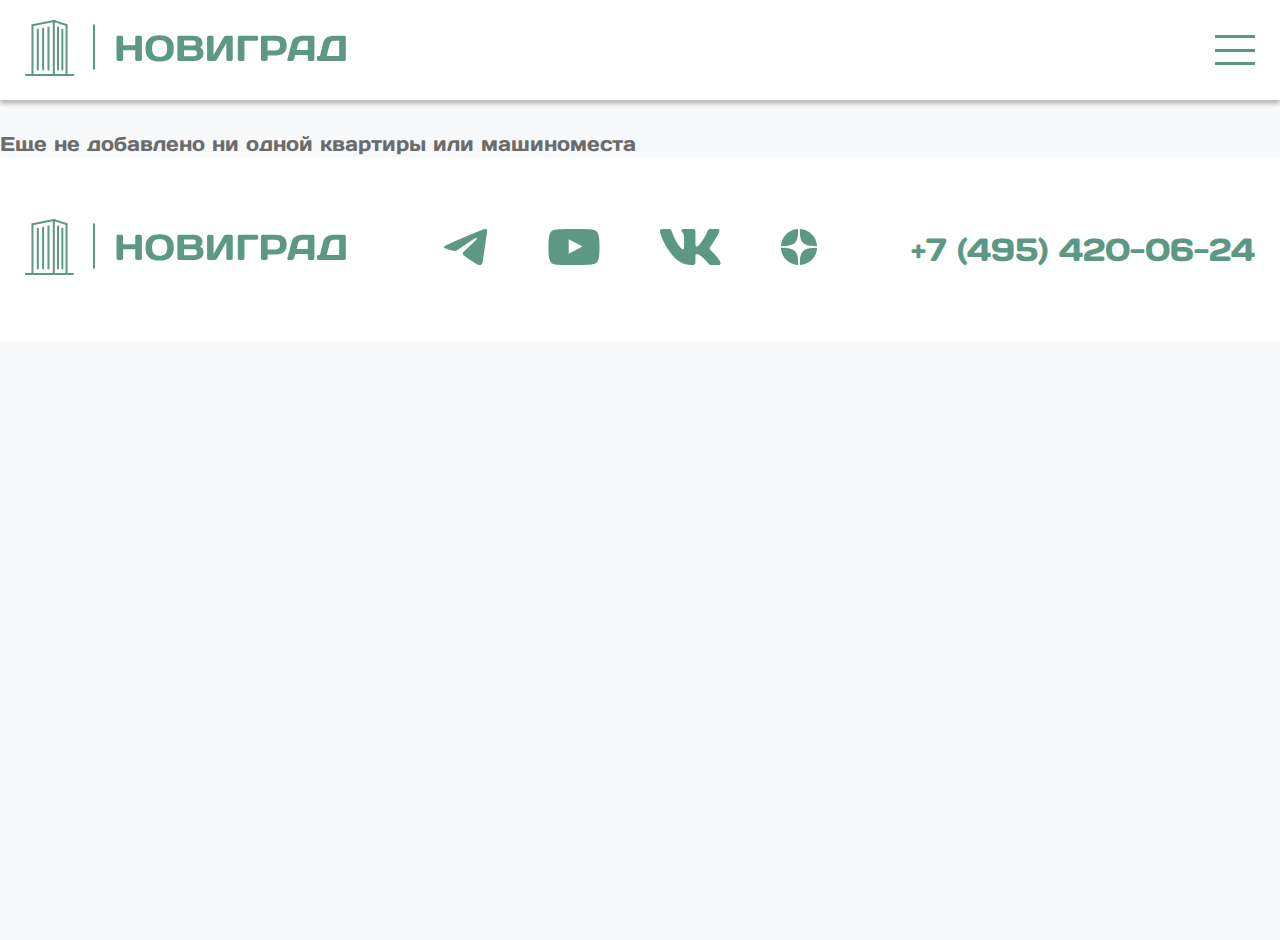
<file: favourite.html>
<!DOCTYPE html>
<html lang="en">
<head>
    <meta charset="UTF-8">
    <meta name="viewport" content="width=device-width, initial-scale=1.0">
    <title>Избранное</title>
    <link rel="stylesheet" href="css/pattern.css">
    <link rel="stylesheet" href="css/favourite.css">
</head>
<body>
        <header class="header">

            <nav class="burger-menu">
                <a href="index.html"><img class="logo" src="img/logo.svg" alt="logo"></a>
    
                <ul class="menu">
                    <li class="header__nav-item"><a class="menuItem" href="about.html">О компании</a></li>
                    <li class="header__nav-item">
                        <a class="menuItem" href="#">Объекты
                            <svg class="header__nav-arrow" width="17" height="9" viewBox="0 0 17 9" fill="none" xmlns="http://www.w3.org/2000/svg"><path d="M1.08845 0.60389L1.08854 0.60397L1.25558 0.763021C5.31016 4.62361 11.6806 4.62399 15.7356 0.763891L15.9036 0.604011L15.9036 0.604045L15.9085 0.599244C15.9419 0.566567 15.9812 0.541121 16.024 0.524177C16.0667 0.507236 16.1123 0.499079 16.158 0.500083C16.2037 0.501086 16.2489 0.511237 16.291 0.53006C16.333 0.548886 16.3712 0.57607 16.4032 0.610232C16.4352 0.644403 16.4604 0.684868 16.4771 0.729371C16.4937 0.773882 16.5015 0.821406 16.4998 0.869141C16.4981 0.916877 16.487 0.963682 16.4673 1.00681C16.4476 1.04993 16.4197 1.08841 16.3855 1.12013L16.3854 1.12009L16.3805 1.12484L8.73409 8.40378L8.73388 8.40397C8.66874 8.46605 8.58329 8.5 8.49523 8.5C8.40716 8.5 8.32171 8.46605 8.25657 8.40397L8.25638 8.4038L0.610973 1.12496C0.610939 1.12492 0.610905 1.12489 0.610871 1.12486C0.577374 1.09292 0.550218 1.05444 0.531142 1.0115C0.512043 0.968497 0.501472 0.921976 0.500143 0.874619C0.498814 0.827261 0.506759 0.780178 0.523438 0.736098C0.540116 0.692026 0.565147 0.651951 0.596907 0.61807C0.628661 0.584197 0.666507 0.557185 0.70817 0.538381C0.749824 0.51958 0.794589 0.509296 0.839938 0.508003C0.885285 0.50671 0.93052 0.514426 0.973101 0.5308C1.01569 0.547176 1.05492 0.571946 1.08845 0.60389Z" fill="#545454" stroke="#545454"/></svg>
                        </a>
                    </li>
                    <li class="header__nav-item"><a class="menuItem" href="apartments.html">Квартиры</a></li>
                    <li class="header__nav-item"><a class="menuItem" href="parking.html">Машиноместа</a></li>
                    <li class="header__nav-item"><a class="menuItem" href="contacts.html">Офис продаж</a></li>
                    <li><a class="menuItem burger-number" href="tel:+7 (495) 420-06-24">+7 (495) 420-06-24</a></li>
                    <li>
                        <a href="favorite.html">
                            <svg class="menuItem" width="26" height="23" viewBox="0 0 26 23" fill="none" xmlns="http://www.w3.org/2000/svg"><mask id="path-1-inside-1_2126_522" fill="white"><path d="M13 22.1139L12.3864 22.7401C12.4669 22.8225 12.5625 22.8879 12.6678 22.9325C12.7731 22.977 12.886 23 13 23C13.114 23 13.2269 22.977 13.3322 22.9325C13.4375 22.8879 13.5331 22.8225 13.6136 22.7401L13 22.1139ZM13 4.42277L12.3864 5.04904C12.4669 5.13141 12.5625 5.19677 12.6678 5.24136C12.7731 5.28595 12.886 5.30891 13 5.30891C13.114 5.30891 13.2269 5.28595 13.3322 5.24136C13.4375 5.19677 13.5331 5.13141 13.6136 5.04904L13 4.42277ZM13.6136 21.4876L3.27427 10.9366L2.0488 12.1874L12.3864 22.7401L13.6136 21.4876ZM22.7257 10.9366L12.3864 21.4876L13.6136 22.7401L23.9512 12.1874L22.7257 10.9366ZM10.7155 3.34185L12.3864 5.04904L13.6136 3.79651L11.9409 2.09109L10.7155 3.34185ZM13.6136 5.04904L15.2845 3.34185L14.0591 2.09109L12.3864 3.79651L13.6136 5.04904ZM19.0043 0C17.1496 0 15.3712 0.751871 14.0591 2.09109L15.2845 3.34185C16.2713 2.33523 17.6092 1.76956 19.0043 1.76911V0ZM24.2667 7.14012C24.2667 8.56426 23.7137 9.93001 22.7257 10.9366L23.9512 12.1874C25.2627 10.8487 25.9996 9.03323 26 7.14012H24.2667ZM26 7.14012C26 5.24645 25.263 3.43033 23.951 2.09129C22.639 0.752261 20.8597 0 19.0043 0V1.76911C20.3999 1.76911 21.7385 2.33498 22.7253 3.34224C23.7122 4.3495 24.2667 5.71564 24.2667 7.14012H26ZM6.99573 1.76911C8.39107 1.76911 9.7292 2.33345 10.7155 3.34185L11.9409 2.09109C10.6293 0.752512 8.85056 0.000359299 6.99573 0V1.76911ZM1.73333 7.14012C1.73333 5.71564 2.28776 4.3495 3.27465 3.34224C4.26155 2.33498 5.60006 1.76911 6.99573 1.76911V0C5.14035 0 3.36096 0.752261 2.049 2.09129C0.737048 3.43033 0 5.24645 0 7.14012H1.73333ZM3.27427 10.9366C2.78545 10.4382 2.39935 9.84641 2.13466 9.195C1.86996 8.54359 1.73359 7.84533 1.73333 7.14012H0C0 9.03307 0.736667 10.8482 2.0488 12.1874L3.27427 10.9366Z"/></mask><path d="M2.0488 12.1874L-1.52266 8.68815L5.61531 15.6917L2.0488 12.1874ZM10.7155 3.34185L7.144 -0.157389L14.282 6.84613L10.7155 3.34185ZM14.0591 2.09109L17.6305 -1.40815L10.4827 5.58527L14.0591 2.09109ZM-0.904109 8.05861L-1.51771 8.68311L5.61531 15.6917L6.22891 15.0672L-0.904109 8.05861ZM7.76256 -0.786931L7.14896 -0.162435L14.282 6.84613L14.8956 6.22163L7.76256 -0.786931ZM18.2473 -0.776828L17.6355 -1.40309L10.4827 5.58527L11.0945 6.21153L18.2473 -0.776828ZM-0.297194 7.43739L-1.52266 8.68815L5.62026 15.6866L6.84573 14.4359L-0.297194 7.43739ZM27.5227 8.68816L26.2972 7.4374L19.1543 14.4359L20.3797 15.6866L27.5227 8.68816ZM8.36947 -1.40815L7.144 -0.157389L14.2869 6.84108L15.5124 5.59032L8.36947 -1.40815ZM18.856 -0.15739L17.6305 -1.40815L10.4876 5.59032L11.7131 6.84108L18.856 -0.15739ZM24.0043 1.76911V0H14.0043V1.76911H24.0043ZM26 2.14012H24.2667V12.1401H26V2.14012ZM1.99573 0V1.76911H11.9957V0H1.99573ZM0 12.1401H1.73333V2.14012H0V12.1401ZM13 22.1139L20.1429 15.1154L13 7.82501L5.85706 15.1154L13 22.1139ZM2.0488 12.1874L9.19231 5.18952L9.19172 5.18892L2.0488 12.1874ZM10.7155 3.34185L3.5664 10.3341L3.56892 10.3366L10.7155 3.34185ZM13 4.42277L20.1429 -2.57571L13 -9.86606L5.85707 -2.57569L13 4.42277ZM14.0591 2.09109L21.1984 9.09326L21.202 9.08956L14.0591 2.09109ZM13.6136 21.4876L20.7565 28.4861L27.614 21.487L20.7559 14.4885L13.6136 21.4876ZM3.27427 10.9366L10.4166 3.93756L10.4137 3.9346L3.27427 10.9366ZM22.7257 10.9366L15.589 3.93189L15.5834 3.93756L22.7257 10.9366ZM12.3864 21.4876L5.24407 14.4885L-1.61404 21.487L5.24347 28.4861L12.3864 21.4876ZM23.9512 12.1874L16.808 5.18921L16.8077 5.18952L23.9512 12.1874ZM13.6136 3.79651L20.7565 10.795L27.617 3.79288L20.7529 -3.20567L13.6136 3.79651ZM11.9409 2.09109L4.7983 9.08986L4.80164 9.09326L11.9409 2.09109ZM15.2845 3.34185L8.14329 -3.65835L8.13798 -3.65292L15.2845 3.34185ZM12.3864 3.79651L5.24711 -3.20567L-1.61702 3.79288L5.24348 10.795L12.3864 3.79651ZM19.0043 1.76911L19.0043 -8.23089L19.001 -8.23089L19.0043 1.76911ZM26 7.14012L36 7.14198V7.14012L26 7.14012ZM6.99573 0L6.99767 -10H6.99573L6.99573 0ZM1.73333 7.14012L-8.26667 7.14012L-8.26667 7.1438L1.73333 7.14012ZM0 7.14012H-10H0ZM5.85706 15.1154L5.24346 15.7417L19.5293 29.7386L20.1429 29.1123L5.85706 15.1154ZM5.23464 29.7296C6.23442 30.7526 7.43326 31.5754 8.76798 32.1407L16.5677 13.7242C17.6918 14.2003 18.6994 14.8924 19.5382 15.7507L5.23464 29.7296ZM8.76798 32.1407C10.1032 32.7061 11.5419 33 13 33V13C14.2301 13 15.4431 13.248 16.5677 13.7242L8.76798 32.1407ZM13 33C14.4581 33 15.8968 32.7061 17.232 32.1407L9.43231 13.7242C10.5569 13.248 11.7699 13 13 13V33ZM17.232 32.1407C18.5667 31.5754 19.7655 30.7526 20.7654 29.7296L6.46184 15.7507C7.30065 14.8924 8.30823 14.2003 9.43231 13.7242L17.232 32.1407ZM20.7565 15.7417L20.1429 15.1154L5.85707 29.1123L6.47067 29.7386L20.7565 15.7417ZM5.85707 -2.57569L5.24347 -1.94943L19.5293 12.0475L20.1429 11.4212L5.85707 -2.57569ZM5.23464 12.0385C6.2344 13.0615 7.43324 13.8843 8.76798 14.4496L16.5677 -3.96685C17.6918 -3.49075 18.6994 -2.79864 19.5382 -1.94041L5.23464 12.0385ZM8.76798 14.4496C10.1032 15.015 11.5419 15.3089 13 15.3089V-4.69109C14.2301 -4.69109 15.4431 -4.44314 16.5677 -3.96685L8.76798 14.4496ZM13 15.3089C14.4581 15.3089 15.8968 15.015 17.232 14.4496L9.43231 -3.96685C10.5569 -4.44314 11.7699 -4.69109 13 -4.69109V15.3089ZM17.232 14.4496C18.5667 13.8843 19.7656 13.0615 20.7654 12.0385L6.46184 -1.94041C7.30064 -2.79868 8.30821 -3.49077 9.43231 -3.96685L17.232 14.4496ZM20.7565 -1.94944L20.1429 -2.57571L5.85708 11.4212L6.47068 12.0475L20.7565 -1.94944ZM20.7559 14.4885L10.4166 3.93756L-3.86807 17.9357L6.47127 28.4867L20.7559 14.4885ZM-5.09471 19.1853L5.24289 29.738L19.5299 15.7423L9.19231 5.18952L-5.09471 19.1853ZM19.5293 29.7386L20.7565 28.4861L6.47067 14.4891L5.24347 15.7417L19.5293 29.7386ZM15.5834 3.93756L5.24407 14.4885L19.5287 28.4867L29.8681 17.9357L15.5834 3.93756ZM5.24347 28.4861L6.47067 29.7386L20.7565 15.7417L19.5293 14.4891L5.24347 28.4861ZM20.7571 29.738L31.0947 19.1853L16.8077 5.18952L6.47009 15.7423L20.7571 29.738ZM3.56892 10.3366L5.23985 12.0438L19.533 -1.94573L17.862 -3.65292L3.56892 10.3366ZM19.5293 12.0475L20.7565 10.795L6.47068 -3.20197L5.24348 -1.94944L19.5293 12.0475ZM20.7529 -3.20567L19.0802 -4.91109L4.80164 9.09326L6.47431 10.7987L20.7529 -3.20567ZM20.7602 12.0438L22.4311 10.3366L8.13798 -3.65292L6.46705 -1.94573L20.7602 12.0438ZM6.91977 -4.91109L5.24711 -3.20567L19.5257 10.7987L21.1984 9.09326L6.91977 -4.91109ZM5.24348 10.795L6.47068 12.0475L20.7565 -1.94944L19.5293 -3.20197L5.24348 10.795ZM19.0043 -10C14.4299 -10 10.0866 -8.14325 6.91615 -4.90739L21.202 9.08956C20.6558 9.64699 19.8693 10 19.0043 10V-10ZM22.4258 10.342C21.5545 11.2309 20.3292 11.7687 19.0075 11.7691L19.001 -8.23089C14.8891 -8.22955 10.988 -6.5604 8.1433 -3.65835L22.4258 10.342ZM14.2667 7.14012C14.2667 5.98341 14.7147 4.82261 15.589 3.93189L29.8625 17.9414C32.7128 15.0374 34.2667 11.1451 34.2667 7.14012H14.2667ZM31.0944 19.1856C34.2574 15.9571 35.9992 11.6213 36 7.14198L16 7.13826C16.0001 6.44515 16.268 5.74036 16.808 5.18921L31.0944 19.1856ZM36 7.14012C36 2.65946 34.258 -1.67782 31.0939 -4.90718L16.8081 9.08977C16.2679 8.53847 16 7.83343 16 7.14012L36 7.14012ZM31.0939 -4.90718C27.9231 -8.14348 23.5785 -10 19.0043 -10L19.0043 10C18.1408 10 17.355 9.648 16.8081 9.08977L31.0939 -4.90718ZM19.0043 11.7691C17.6811 11.7691 16.4544 11.2307 15.5824 10.3407L29.8683 -3.65623C27.0225 -6.56075 23.1188 -8.23089 19.0043 -8.23089L19.0043 11.7691ZM15.5824 10.3407C14.7172 9.45766 14.2667 8.30264 14.2667 7.14012H34.2667C34.2667 3.12864 32.7073 -0.758648 29.8683 -3.65623L15.5824 10.3407ZM6.99573 11.7691C5.67837 11.7691 4.44599 11.2334 3.5664 10.334L17.8645 -3.65036C15.0124 -6.56645 11.1038 -8.23089 6.99573 -8.23089V11.7691ZM19.0836 -4.90768C15.9135 -8.14287 11.5705 -9.99911 6.99767 -10L6.9938 10C6.1306 9.99983 5.3451 9.64789 4.7983 9.08985L19.0836 -4.90768ZM11.7333 7.14012C11.7333 8.30264 11.2828 9.45765 10.4176 10.3407L-3.86827 -3.65623C-6.70726 -0.758645 -8.26667 3.12865 -8.26667 7.14012L11.7333 7.14012ZM10.4176 10.3407C9.54558 11.2307 8.31891 11.7691 6.99573 11.7691L6.99573 -8.23089C2.8812 -8.23089 -1.02248 -6.56075 -3.86827 -3.65623L10.4176 10.3407ZM6.99573 -10C2.4215 -10 -1.92307 -8.14347 -5.09392 -4.90718L9.19193 9.08977C8.64499 9.648 7.8592 10 6.99573 10L6.99573 -10ZM-5.09392 -4.90718C-8.25798 -1.67782 -10 2.65945 -10 7.14012L10 7.14012C10 7.83344 9.73207 8.53847 9.19193 9.08977L-5.09392 -4.90718ZM10.4137 3.9346C10.854 4.38349 11.1821 4.8967 11.399 5.43053L-7.12972 12.9595C-6.38342 14.7961 -5.28306 16.493 -3.86517 17.9387L10.4137 3.9346ZM11.399 5.43053C11.6212 5.97719 11.7331 6.55627 11.7333 7.13645L-8.26667 7.1438C-8.26593 9.1344 -7.88124 11.11 -7.12972 12.9595L11.399 5.43053ZM-10 7.14012C-10 11.6209 -8.25778 15.9569 -5.09412 19.1859L9.19172 5.18892C9.73111 5.73944 10 6.44524 10 7.14012H-10Z" fill="#545454" mask="url(#path-1-inside-1_2126_522)"/></svg>
                        </a>
                    </li>
                </ul>
    
                <button class="hamburgerBtn">
                    <div class="menuIcon material-icons">
                        <div class="menu-elem"></div>
                        <div class="menu-elem"></div>
                        <div class="menu-elem"></div>
                    </div>
                    <div class="closeIcon material-icons">
                        <div class="close-icon-elem close-icon-elem__1"></div>
                        <div class="close-icon-elem close-icon-elem__2"></div>
                    </div>
                </button>
            </nav>
    
            <div class="wrapper">
                <div class="header__content">
                    <div class="header__menu">
                        <a href="index.html"><img class="logo" src="img/logo.svg" alt="logo"></a>
                        <nav class="header__nav">
                            <ul class="header__nav-list">
                                <li class="header__nav-item"><a class="header__nav-link" href="#">О компании</a></li>
                                <li class="header__nav-item">
                                    <a class="header__nav-link" href="#">Объекты
                                        <svg class="header__nav-arrow" width="17" height="9" viewBox="0 0 17 9" fill="none" xmlns="http://www.w3.org/2000/svg"><path d="M1.08845 0.60389L1.08854 0.60397L1.25558 0.763021C5.31016 4.62361 11.6806 4.62399 15.7356 0.763891L15.9036 0.604011L15.9036 0.604045L15.9085 0.599244C15.9419 0.566567 15.9812 0.541121 16.024 0.524177C16.0667 0.507236 16.1123 0.499079 16.158 0.500083C16.2037 0.501086 16.2489 0.511237 16.291 0.53006C16.333 0.548886 16.3712 0.57607 16.4032 0.610232C16.4352 0.644403 16.4604 0.684868 16.4771 0.729371C16.4937 0.773882 16.5015 0.821406 16.4998 0.869141C16.4981 0.916877 16.487 0.963682 16.4673 1.00681C16.4476 1.04993 16.4197 1.08841 16.3855 1.12013L16.3854 1.12009L16.3805 1.12484L8.73409 8.40378L8.73388 8.40397C8.66874 8.46605 8.58329 8.5 8.49523 8.5C8.40716 8.5 8.32171 8.46605 8.25657 8.40397L8.25638 8.4038L0.610973 1.12496C0.610939 1.12492 0.610905 1.12489 0.610871 1.12486C0.577374 1.09292 0.550218 1.05444 0.531142 1.0115C0.512043 0.968497 0.501472 0.921976 0.500143 0.874619C0.498814 0.827261 0.506759 0.780178 0.523438 0.736098C0.540116 0.692026 0.565147 0.651951 0.596907 0.61807C0.628661 0.584197 0.666507 0.557185 0.70817 0.538381C0.749824 0.51958 0.794589 0.509296 0.839938 0.508003C0.885285 0.50671 0.93052 0.514426 0.973101 0.5308C1.01569 0.547176 1.05492 0.571946 1.08845 0.60389Z" fill="#545454" stroke="#545454"/></svg>
                                    </a>
                                </li>
                                <li class="header__nav-item"><a class="header__nav-link" href="#">Квартиры</a></li>
                                <li class="header__nav-item"><a class="header__nav-link" href="#">Машиноместа</a></li>
                                <li class="header__nav-item"><a class="header__nav-link" href="#">Офис продаж</a></li>
                            </ul>
                        </nav>
                    </div>
                    <div class="header__contact">
                        <a class="header__contact-number" href="tel:+7 (495) 420-06-24">+7 (495) 420-06-24</a>
                        <img src="img/heart.svg" alt="">
                    </div>
                </div>
            </div>
        </header>
    

            <main>
                <div class="wrapper">
                    <section class="favourite">
                        <h1 class="favourite-title">Избранное</h1>
                        <div id="favoriteContent" class="filter-content">
                            <div id="favorite-goods"></div>
                        </div>
                    </section>
            </main>

    
        <footer class="footer">
            <div class="wrapper">
                <div class="footer__content">
                    <a href="index.html"><img class="logo" src="img/logo.svg" alt="logo"></a>
                    <div class="footer-icon">
                        <a href="#"><img src="img/tg.svg" alt=""></a>
                        <a href="#"><img src="img/yt.svg" alt=""></a>
                        <a href="#"><img src="img/vk.svg" alt=""></a>
                        <a href="#"><img src="img/dz.svg" alt=""></a>
                    </div>
                    <a class="footer__contact-number" href="tel:+7 (495) 420-06-24">+7 (495) 420-06-24</a>
                </div>
            </div>
        </footer>

        <script src="js/data.js"></script>
        <script src="js/dataParking.js"></script>
        <script src="js/favorite.js"></script>
</body>
</html>
</file>
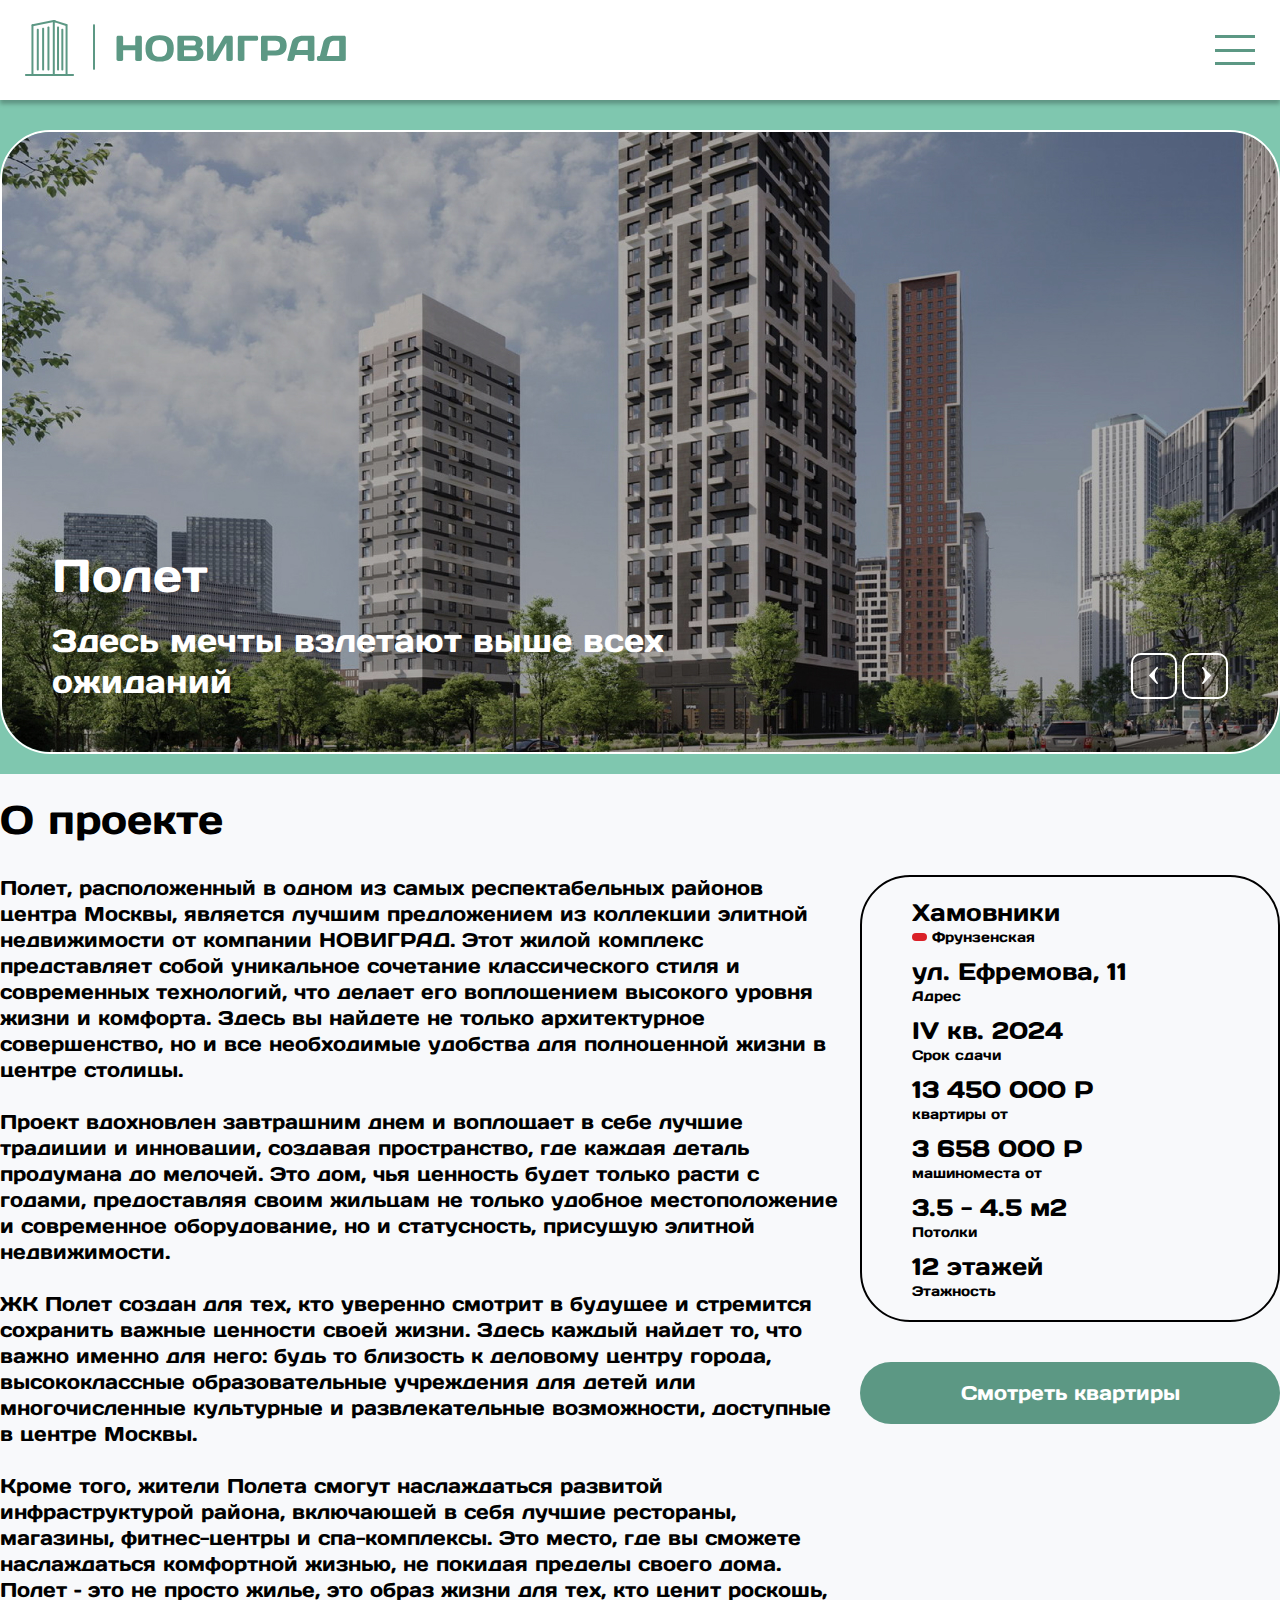
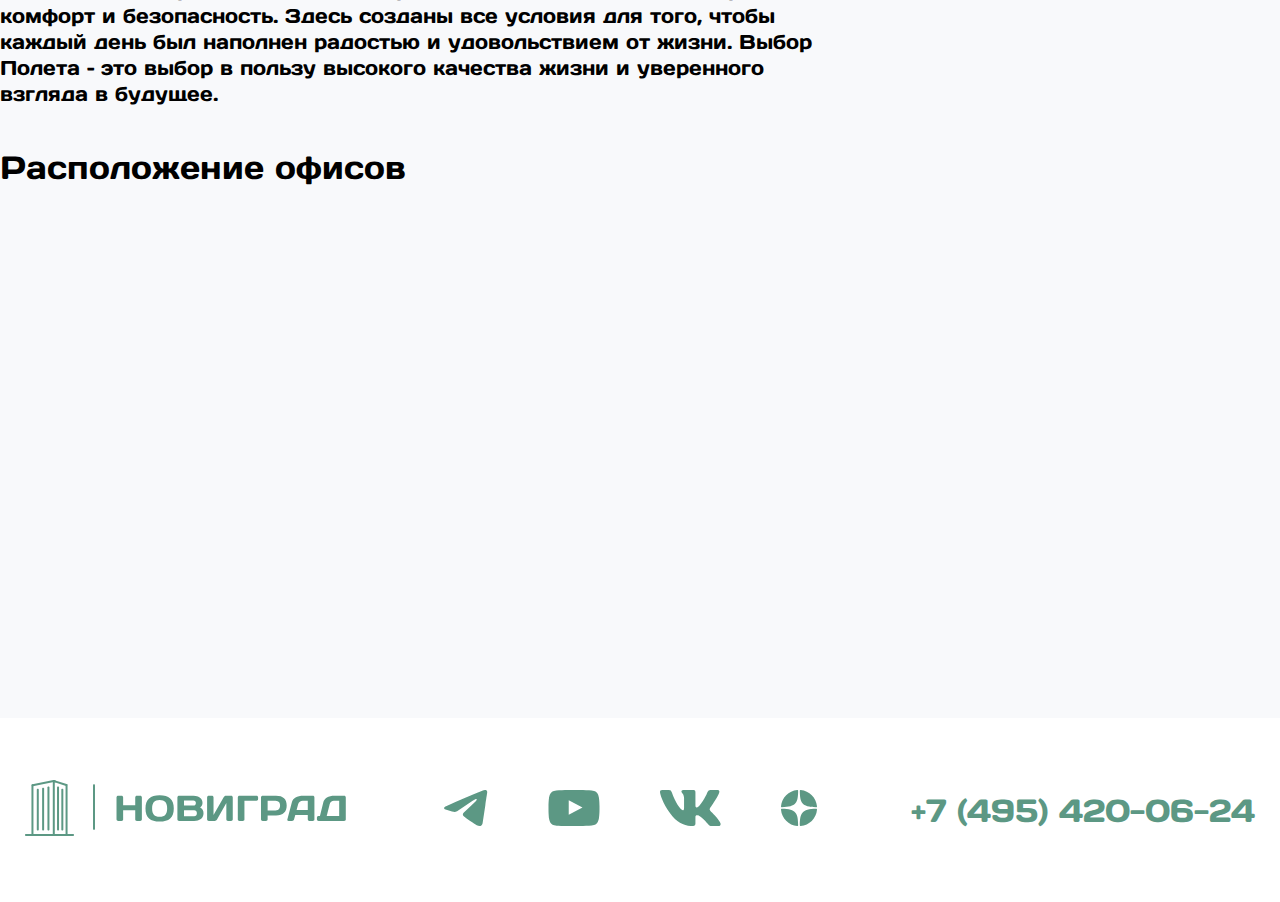
<file: flight.html>
<!DOCTYPE html>
<html lang="en">
<head>
    <meta charset="UTF-8">
    <meta name="viewport" content="width=device-width, initial-scale=1.0">
    <title>ЖК Полет</title>
    <link rel="stylesheet" href="css/pattern.css">
    <link rel="stylesheet" href="css/objects.css">
</head>
<body>
    <header class="header">

        <nav class="burger-menu">
            <a href="index.html"><img class="logo" src="img/logo.svg" alt="logo"></a>

            <ul class="menu">
                <li>
                    <a href="favourite.html">
                        <svg class="menuItem" width="26" height="23" viewBox="0 0 26 23" fill="none" xmlns="http://www.w3.org/2000/svg"><mask id="path-1-inside-1_2126_522" fill="white"><path d="M13 22.1139L12.3864 22.7401C12.4669 22.8225 12.5625 22.8879 12.6678 22.9325C12.7731 22.977 12.886 23 13 23C13.114 23 13.2269 22.977 13.3322 22.9325C13.4375 22.8879 13.5331 22.8225 13.6136 22.7401L13 22.1139ZM13 4.42277L12.3864 5.04904C12.4669 5.13141 12.5625 5.19677 12.6678 5.24136C12.7731 5.28595 12.886 5.30891 13 5.30891C13.114 5.30891 13.2269 5.28595 13.3322 5.24136C13.4375 5.19677 13.5331 5.13141 13.6136 5.04904L13 4.42277ZM13.6136 21.4876L3.27427 10.9366L2.0488 12.1874L12.3864 22.7401L13.6136 21.4876ZM22.7257 10.9366L12.3864 21.4876L13.6136 22.7401L23.9512 12.1874L22.7257 10.9366ZM10.7155 3.34185L12.3864 5.04904L13.6136 3.79651L11.9409 2.09109L10.7155 3.34185ZM13.6136 5.04904L15.2845 3.34185L14.0591 2.09109L12.3864 3.79651L13.6136 5.04904ZM19.0043 0C17.1496 0 15.3712 0.751871 14.0591 2.09109L15.2845 3.34185C16.2713 2.33523 17.6092 1.76956 19.0043 1.76911V0ZM24.2667 7.14012C24.2667 8.56426 23.7137 9.93001 22.7257 10.9366L23.9512 12.1874C25.2627 10.8487 25.9996 9.03323 26 7.14012H24.2667ZM26 7.14012C26 5.24645 25.263 3.43033 23.951 2.09129C22.639 0.752261 20.8597 0 19.0043 0V1.76911C20.3999 1.76911 21.7385 2.33498 22.7253 3.34224C23.7122 4.3495 24.2667 5.71564 24.2667 7.14012H26ZM6.99573 1.76911C8.39107 1.76911 9.7292 2.33345 10.7155 3.34185L11.9409 2.09109C10.6293 0.752512 8.85056 0.000359299 6.99573 0V1.76911ZM1.73333 7.14012C1.73333 5.71564 2.28776 4.3495 3.27465 3.34224C4.26155 2.33498 5.60006 1.76911 6.99573 1.76911V0C5.14035 0 3.36096 0.752261 2.049 2.09129C0.737048 3.43033 0 5.24645 0 7.14012H1.73333ZM3.27427 10.9366C2.78545 10.4382 2.39935 9.84641 2.13466 9.195C1.86996 8.54359 1.73359 7.84533 1.73333 7.14012H0C0 9.03307 0.736667 10.8482 2.0488 12.1874L3.27427 10.9366Z"/></mask><path d="M2.0488 12.1874L-1.52266 8.68815L5.61531 15.6917L2.0488 12.1874ZM10.7155 3.34185L7.144 -0.157389L14.282 6.84613L10.7155 3.34185ZM14.0591 2.09109L17.6305 -1.40815L10.4827 5.58527L14.0591 2.09109ZM-0.904109 8.05861L-1.51771 8.68311L5.61531 15.6917L6.22891 15.0672L-0.904109 8.05861ZM7.76256 -0.786931L7.14896 -0.162435L14.282 6.84613L14.8956 6.22163L7.76256 -0.786931ZM18.2473 -0.776828L17.6355 -1.40309L10.4827 5.58527L11.0945 6.21153L18.2473 -0.776828ZM-0.297194 7.43739L-1.52266 8.68815L5.62026 15.6866L6.84573 14.4359L-0.297194 7.43739ZM27.5227 8.68816L26.2972 7.4374L19.1543 14.4359L20.3797 15.6866L27.5227 8.68816ZM8.36947 -1.40815L7.144 -0.157389L14.2869 6.84108L15.5124 5.59032L8.36947 -1.40815ZM18.856 -0.15739L17.6305 -1.40815L10.4876 5.59032L11.7131 6.84108L18.856 -0.15739ZM24.0043 1.76911V0H14.0043V1.76911H24.0043ZM26 2.14012H24.2667V12.1401H26V2.14012ZM1.99573 0V1.76911H11.9957V0H1.99573ZM0 12.1401H1.73333V2.14012H0V12.1401ZM13 22.1139L20.1429 15.1154L13 7.82501L5.85706 15.1154L13 22.1139ZM2.0488 12.1874L9.19231 5.18952L9.19172 5.18892L2.0488 12.1874ZM10.7155 3.34185L3.5664 10.3341L3.56892 10.3366L10.7155 3.34185ZM13 4.42277L20.1429 -2.57571L13 -9.86606L5.85707 -2.57569L13 4.42277ZM14.0591 2.09109L21.1984 9.09326L21.202 9.08956L14.0591 2.09109ZM13.6136 21.4876L20.7565 28.4861L27.614 21.487L20.7559 14.4885L13.6136 21.4876ZM3.27427 10.9366L10.4166 3.93756L10.4137 3.9346L3.27427 10.9366ZM22.7257 10.9366L15.589 3.93189L15.5834 3.93756L22.7257 10.9366ZM12.3864 21.4876L5.24407 14.4885L-1.61404 21.487L5.24347 28.4861L12.3864 21.4876ZM23.9512 12.1874L16.808 5.18921L16.8077 5.18952L23.9512 12.1874ZM13.6136 3.79651L20.7565 10.795L27.617 3.79288L20.7529 -3.20567L13.6136 3.79651ZM11.9409 2.09109L4.7983 9.08986L4.80164 9.09326L11.9409 2.09109ZM15.2845 3.34185L8.14329 -3.65835L8.13798 -3.65292L15.2845 3.34185ZM12.3864 3.79651L5.24711 -3.20567L-1.61702 3.79288L5.24348 10.795L12.3864 3.79651ZM19.0043 1.76911L19.0043 -8.23089L19.001 -8.23089L19.0043 1.76911ZM26 7.14012L36 7.14198V7.14012L26 7.14012ZM6.99573 0L6.99767 -10H6.99573L6.99573 0ZM1.73333 7.14012L-8.26667 7.14012L-8.26667 7.1438L1.73333 7.14012ZM0 7.14012H-10H0ZM5.85706 15.1154L5.24346 15.7417L19.5293 29.7386L20.1429 29.1123L5.85706 15.1154ZM5.23464 29.7296C6.23442 30.7526 7.43326 31.5754 8.76798 32.1407L16.5677 13.7242C17.6918 14.2003 18.6994 14.8924 19.5382 15.7507L5.23464 29.7296ZM8.76798 32.1407C10.1032 32.7061 11.5419 33 13 33V13C14.2301 13 15.4431 13.248 16.5677 13.7242L8.76798 32.1407ZM13 33C14.4581 33 15.8968 32.7061 17.232 32.1407L9.43231 13.7242C10.5569 13.248 11.7699 13 13 13V33ZM17.232 32.1407C18.5667 31.5754 19.7655 30.7526 20.7654 29.7296L6.46184 15.7507C7.30065 14.8924 8.30823 14.2003 9.43231 13.7242L17.232 32.1407ZM20.7565 15.7417L20.1429 15.1154L5.85707 29.1123L6.47067 29.7386L20.7565 15.7417ZM5.85707 -2.57569L5.24347 -1.94943L19.5293 12.0475L20.1429 11.4212L5.85707 -2.57569ZM5.23464 12.0385C6.2344 13.0615 7.43324 13.8843 8.76798 14.4496L16.5677 -3.96685C17.6918 -3.49075 18.6994 -2.79864 19.5382 -1.94041L5.23464 12.0385ZM8.76798 14.4496C10.1032 15.015 11.5419 15.3089 13 15.3089V-4.69109C14.2301 -4.69109 15.4431 -4.44314 16.5677 -3.96685L8.76798 14.4496ZM13 15.3089C14.4581 15.3089 15.8968 15.015 17.232 14.4496L9.43231 -3.96685C10.5569 -4.44314 11.7699 -4.69109 13 -4.69109V15.3089ZM17.232 14.4496C18.5667 13.8843 19.7656 13.0615 20.7654 12.0385L6.46184 -1.94041C7.30064 -2.79868 8.30821 -3.49077 9.43231 -3.96685L17.232 14.4496ZM20.7565 -1.94944L20.1429 -2.57571L5.85708 11.4212L6.47068 12.0475L20.7565 -1.94944ZM20.7559 14.4885L10.4166 3.93756L-3.86807 17.9357L6.47127 28.4867L20.7559 14.4885ZM-5.09471 19.1853L5.24289 29.738L19.5299 15.7423L9.19231 5.18952L-5.09471 19.1853ZM19.5293 29.7386L20.7565 28.4861L6.47067 14.4891L5.24347 15.7417L19.5293 29.7386ZM15.5834 3.93756L5.24407 14.4885L19.5287 28.4867L29.8681 17.9357L15.5834 3.93756ZM5.24347 28.4861L6.47067 29.7386L20.7565 15.7417L19.5293 14.4891L5.24347 28.4861ZM20.7571 29.738L31.0947 19.1853L16.8077 5.18952L6.47009 15.7423L20.7571 29.738ZM3.56892 10.3366L5.23985 12.0438L19.533 -1.94573L17.862 -3.65292L3.56892 10.3366ZM19.5293 12.0475L20.7565 10.795L6.47068 -3.20197L5.24348 -1.94944L19.5293 12.0475ZM20.7529 -3.20567L19.0802 -4.91109L4.80164 9.09326L6.47431 10.7987L20.7529 -3.20567ZM20.7602 12.0438L22.4311 10.3366L8.13798 -3.65292L6.46705 -1.94573L20.7602 12.0438ZM6.91977 -4.91109L5.24711 -3.20567L19.5257 10.7987L21.1984 9.09326L6.91977 -4.91109ZM5.24348 10.795L6.47068 12.0475L20.7565 -1.94944L19.5293 -3.20197L5.24348 10.795ZM19.0043 -10C14.4299 -10 10.0866 -8.14325 6.91615 -4.90739L21.202 9.08956C20.6558 9.64699 19.8693 10 19.0043 10V-10ZM22.4258 10.342C21.5545 11.2309 20.3292 11.7687 19.0075 11.7691L19.001 -8.23089C14.8891 -8.22955 10.988 -6.5604 8.1433 -3.65835L22.4258 10.342ZM14.2667 7.14012C14.2667 5.98341 14.7147 4.82261 15.589 3.93189L29.8625 17.9414C32.7128 15.0374 34.2667 11.1451 34.2667 7.14012H14.2667ZM31.0944 19.1856C34.2574 15.9571 35.9992 11.6213 36 7.14198L16 7.13826C16.0001 6.44515 16.268 5.74036 16.808 5.18921L31.0944 19.1856ZM36 7.14012C36 2.65946 34.258 -1.67782 31.0939 -4.90718L16.8081 9.08977C16.2679 8.53847 16 7.83343 16 7.14012L36 7.14012ZM31.0939 -4.90718C27.9231 -8.14348 23.5785 -10 19.0043 -10L19.0043 10C18.1408 10 17.355 9.648 16.8081 9.08977L31.0939 -4.90718ZM19.0043 11.7691C17.6811 11.7691 16.4544 11.2307 15.5824 10.3407L29.8683 -3.65623C27.0225 -6.56075 23.1188 -8.23089 19.0043 -8.23089L19.0043 11.7691ZM15.5824 10.3407C14.7172 9.45766 14.2667 8.30264 14.2667 7.14012H34.2667C34.2667 3.12864 32.7073 -0.758648 29.8683 -3.65623L15.5824 10.3407ZM6.99573 11.7691C5.67837 11.7691 4.44599 11.2334 3.5664 10.334L17.8645 -3.65036C15.0124 -6.56645 11.1038 -8.23089 6.99573 -8.23089V11.7691ZM19.0836 -4.90768C15.9135 -8.14287 11.5705 -9.99911 6.99767 -10L6.9938 10C6.1306 9.99983 5.3451 9.64789 4.7983 9.08985L19.0836 -4.90768ZM11.7333 7.14012C11.7333 8.30264 11.2828 9.45765 10.4176 10.3407L-3.86827 -3.65623C-6.70726 -0.758645 -8.26667 3.12865 -8.26667 7.14012L11.7333 7.14012ZM10.4176 10.3407C9.54558 11.2307 8.31891 11.7691 6.99573 11.7691L6.99573 -8.23089C2.8812 -8.23089 -1.02248 -6.56075 -3.86827 -3.65623L10.4176 10.3407ZM6.99573 -10C2.4215 -10 -1.92307 -8.14347 -5.09392 -4.90718L9.19193 9.08977C8.64499 9.648 7.8592 10 6.99573 10L6.99573 -10ZM-5.09392 -4.90718C-8.25798 -1.67782 -10 2.65945 -10 7.14012L10 7.14012C10 7.83344 9.73207 8.53847 9.19193 9.08977L-5.09392 -4.90718ZM10.4137 3.9346C10.854 4.38349 11.1821 4.8967 11.399 5.43053L-7.12972 12.9595C-6.38342 14.7961 -5.28306 16.493 -3.86517 17.9387L10.4137 3.9346ZM11.399 5.43053C11.6212 5.97719 11.7331 6.55627 11.7333 7.13645L-8.26667 7.1438C-8.26593 9.1344 -7.88124 11.11 -7.12972 12.9595L11.399 5.43053ZM-10 7.14012C-10 11.6209 -8.25778 15.9569 -5.09412 19.1859L9.19172 5.18892C9.73111 5.73944 10 6.44524 10 7.14012H-10Z" fill="#545454" mask="url(#path-1-inside-1_2126_522)"/></svg>
                    </a>
                </li>
                <li><a class="menuItem burger-number" href="tel:+7 (495) 420-06-24">+7 (495) 420-06-24</a></li>
                <li class="header__nav-item"><a class="menuItem" href="about.html">О компании</a></li>
                <li class="header__nav-item"><a class="menuItem" href="apartments.html">Квартиры</a></li>
                <li class="header__nav-item"><a class="menuItem" href="parking.html">Машиноместа</a></li>
                <li class="header__nav-item"><a class="menuItem" href="contacts.html">Офис продаж</a></li>
                <li class="header__nav-item menuItem">
                    <ul class="drop-container">
                        <li class="header__nav-link">Объекты
                            <svg class="header__nav-arrow" width="17" height="9" viewBox="0 0 17 9" fill="none" xmlns="http://www.w3.org/2000/svg"><path d="M1.08845 0.60389L1.08854 0.60397L1.25558 0.763021C5.31016 4.62361 11.6806 4.62399 15.7356 0.763891L15.9036 0.604011L15.9036 0.604045L15.9085 0.599244C15.9419 0.566567 15.9812 0.541121 16.024 0.524177C16.0667 0.507236 16.1123 0.499079 16.158 0.500083C16.2037 0.501086 16.2489 0.511237 16.291 0.53006C16.333 0.548886 16.3712 0.57607 16.4032 0.610232C16.4352 0.644403 16.4604 0.684868 16.4771 0.729371C16.4937 0.773882 16.5015 0.821406 16.4998 0.869141C16.4981 0.916877 16.487 0.963682 16.4673 1.00681C16.4476 1.04993 16.4197 1.08841 16.3855 1.12013L16.3854 1.12009L16.3805 1.12484L8.73409 8.40378L8.73388 8.40397C8.66874 8.46605 8.58329 8.5 8.49523 8.5C8.40716 8.5 8.32171 8.46605 8.25657 8.40397L8.25638 8.4038L0.610973 1.12496C0.610939 1.12492 0.610905 1.12489 0.610871 1.12486C0.577374 1.09292 0.550218 1.05444 0.531142 1.0115C0.512043 0.968497 0.501472 0.921976 0.500143 0.874619C0.498814 0.827261 0.506759 0.780178 0.523438 0.736098C0.540116 0.692026 0.565147 0.651951 0.596907 0.61807C0.628661 0.584197 0.666507 0.557185 0.70817 0.538381C0.749824 0.51958 0.794589 0.509296 0.839938 0.508003C0.885285 0.50671 0.93052 0.514426 0.973101 0.5308C1.01569 0.547176 1.05492 0.571946 1.08845 0.60389Z" fill="#545454" stroke="#545454"/></svg>
                        </li>
                        <li class="block-down">
                            <a class="block-down-link" href="flight.html">Полет</a>
                            <a class="block-down-link" href="fakel.html">Факел</a>
                            <a class="block-down-link" href="garden.html">Дивный сад</a>
                            <a class="block-down-link" href="event.html">Собрание 21</a>
                        </li>
                    </ul>
                </li>
            </ul>

            <button class="hamburgerBtn">
                <div class="menuIcon material-icons">
                    <div class="menu-elem"></div>
                    <div class="menu-elem"></div>
                    <div class="menu-elem"></div>
                </div>
                <div class="closeIcon material-icons">
                    <div class="close-icon-elem close-icon-elem__1"></div>
                    <div class="close-icon-elem close-icon-elem__2"></div>
                </div>
            </button>
        </nav>

        <div class="wrapper">
            <div class="header__content">
                <div class="header__menu">
                    <a href="index.html"><img class="logo" src="img/logo.svg" alt="logo"></a>
                    <nav class="header__nav">
                        <ul class="header__nav-list">
                            <li class="header__nav-item"><a class="header__nav-link" href="about.html">О компании</a></li>

                            <li class="header__nav-list">
                                <ul class="drop-container-desktop">
                                    <li class="header__nav-link">Объекты
                                        <svg class="header__nav-arrow" width="17" height="9" viewBox="0 0 17 9" fill="none" xmlns="http://www.w3.org/2000/svg"><path d="M1.08845 0.60389L1.08854 0.60397L1.25558 0.763021C5.31016 4.62361 11.6806 4.62399 15.7356 0.763891L15.9036 0.604011L15.9036 0.604045L15.9085 0.599244C15.9419 0.566567 15.9812 0.541121 16.024 0.524177C16.0667 0.507236 16.1123 0.499079 16.158 0.500083C16.2037 0.501086 16.2489 0.511237 16.291 0.53006C16.333 0.548886 16.3712 0.57607 16.4032 0.610232C16.4352 0.644403 16.4604 0.684868 16.4771 0.729371C16.4937 0.773882 16.5015 0.821406 16.4998 0.869141C16.4981 0.916877 16.487 0.963682 16.4673 1.00681C16.4476 1.04993 16.4197 1.08841 16.3855 1.12013L16.3854 1.12009L16.3805 1.12484L8.73409 8.40378L8.73388 8.40397C8.66874 8.46605 8.58329 8.5 8.49523 8.5C8.40716 8.5 8.32171 8.46605 8.25657 8.40397L8.25638 8.4038L0.610973 1.12496C0.610939 1.12492 0.610905 1.12489 0.610871 1.12486C0.577374 1.09292 0.550218 1.05444 0.531142 1.0115C0.512043 0.968497 0.501472 0.921976 0.500143 0.874619C0.498814 0.827261 0.506759 0.780178 0.523438 0.736098C0.540116 0.692026 0.565147 0.651951 0.596907 0.61807C0.628661 0.584197 0.666507 0.557185 0.70817 0.538381C0.749824 0.51958 0.794589 0.509296 0.839938 0.508003C0.885285 0.50671 0.93052 0.514426 0.973101 0.5308C1.01569 0.547176 1.05492 0.571946 1.08845 0.60389Z" fill="#545454" stroke="#545454"/></svg>
                                    </li>
                                    <li class="block-down">
                                        <a class="block-down-link" href="flight.html">Полет</a>
                                        <a class="block-down-link" href="fakel.html">Факел</a>
                                        <a class="block-down-link" href="garden.html">Дивный сад</a>
                                        <a class="block-down-link" href="event.html">Собрание 21</a>
                                    </li>
                                </ul>
                            </li>
                            <li class="header__nav-item"><a class="header__nav-link" href="apartments.html">Квартиры</a></li>
                            <li class="header__nav-item"><a class="header__nav-link" href="parking.html">Машиноместа</a></li>
                            <li class="header__nav-item"><a class="header__nav-link" href="contacts.html">Офис продаж</a></li>
                        </ul>
                    </nav>
                </div>
                <div class="header__contact">
                    <a class="header__contact-number" href="tel:+7 (495) 420-06-24">+7 (495) 420-06-24</a>
                    <a href="favourite.html"><img src="img/heart.svg" alt=""></a>
                </div>
            </div>
        </div>
    </header>

    <main>
        <section class="banner">
            <div class="wrapper">
                <div class="banner-slider">
                    <div class="slider">
                        <div class="slide slide-2">
                            <div class="slide-content">
                                <div class="slide-info">
                                    <p class="slide-title">Полет</p>
                                    <p class="slide-text">Здесь мечты взлетают выше всех ожиданий</p>
                                </div>
                            </div>
                        </div>
                        <div class="slide slide-1">
                            <div class="slide-content">
                                <div class="slide-info">
                                    <p class="slide-title">Дивный сад</p>
                                    <p class="slide-text">Клубный дом в парке рядом с МГУ</p>
                                </div>
                            </div>
                        </div>
                        <div class="slide slide-3">
                            <div class="slide-content">
                                <div class="slide-info">
                                    <p class="slide-title">Факел</p>
                                    <p class="slide-text">Свет современного стиля жизни в центре Москвы</p>
                                </div>
                            </div>
                        </div>
                        <div class="slide slide-4">
                            <div class="slide-content">
                                <div class="slide-info">
                                    <p class="slide-title">Собрание 21</p>
                                    <p class="slide-text">Архитектура мирового уровня в окружении природы</p>
                                </div>
                            </div>
                        </div>
                    </div>
                    <div class="slider-button">
                        <button class="prev-button" aria-label="prev">
                            <svg width="46" height="46" viewBox="0 0 46 46" fill="none" xmlns="http://www.w3.org/2000/svg"><rect x="1" y="1" width="44" height="44" rx="9" stroke="white" stroke-width="2"/><path d="M26.7581 15.4333C26.8354 15.3522 26.8958 15.2568 26.9359 15.1526C26.976 15.0483 26.995 14.9372 26.9918 14.8257C26.9886 14.7141 26.9633 14.6043 26.9173 14.5025C26.8714 14.4006 26.8056 14.3088 26.7239 14.2321C26.6421 14.1555 26.546 14.0956 26.4409 14.0558C26.3358 14.016 26.2238 13.9972 26.1114 14.0003C25.9989 14.0035 25.8882 14.0286 25.7855 14.0742C25.6829 14.1198 25.5903 14.185 25.513 14.2661L18.2341 21.9116C18.0838 22.0693 18 22.2782 18 22.4952C18 22.7123 18.0838 22.9211 18.2341 23.0788L25.513 30.7252C25.5898 30.8081 25.6823 30.875 25.7854 30.9221C25.8884 30.9692 25.9999 30.9955 26.1132 30.9995C26.2266 31.0035 26.3397 30.9851 26.4458 30.9454C26.552 30.9056 26.6491 30.8454 26.7316 30.7681C26.8141 30.6909 26.8803 30.5981 26.9263 30.4953C26.9723 30.3924 26.9973 30.2815 26.9998 30.169C27.0023 30.0565 26.9822 29.9446 26.9407 29.8399C26.8992 29.7351 26.8372 29.6396 26.7581 29.5588L26.5983 29.3909C22.922 25.5289 22.9223 19.4619 26.5991 15.6004L26.7581 15.4333Z" fill="white"/></svg>
                        </button>
                        <button class="next-button" aria-label="next">
                            <svg width="46" height="46" viewBox="0 0 46 46" fill="none" xmlns="http://www.w3.org/2000/svg"><path d="M10 1H36C40.9706 1 45 5.02944 45 10V36C45 40.9706 40.9706 45 36 45H10C5.02944 45 1 40.9706 1 36V10C1 5.02944 5.02944 1 10 1Z" stroke="white" stroke-width="2"/><path d="M20.2419 29.5667C20.1646 29.6478 20.1042 29.7432 20.0641 29.8474C20.024 29.9517 20.005 30.0628 20.0082 30.1743C20.0114 30.2859 20.0367 30.3957 20.0827 30.4975C20.1286 30.5994 20.1944 30.6912 20.2761 30.7679C20.3579 30.8445 20.454 30.9044 20.5591 30.9442C20.6642 30.984 20.7762 31.0028 20.8886 30.9997C21.0011 30.9965 21.1118 30.9714 21.2145 30.9258C21.3171 30.8802 21.4097 30.815 21.487 30.7339L28.7659 23.0884C28.9162 22.9307 29 22.7218 29 22.5048C29 22.2877 28.9162 22.0789 28.7659 21.9212L21.487 14.2748C21.4102 14.1919 21.3177 14.125 21.2146 14.0779C21.1116 14.0308 21.0001 14.0045 20.8868 14.0005C20.7734 13.9965 20.6603 14.0149 20.5542 14.0546C20.448 14.0944 20.3509 14.1546 20.2684 14.2319C20.1859 14.3091 20.1197 14.4019 20.0737 14.5047C20.0277 14.6076 20.0027 14.7185 20.0002 14.831C19.9977 14.9435 20.0178 15.0554 20.0593 15.1601C20.1008 15.2649 20.1628 15.3604 20.2419 15.4412L20.4017 15.6091C24.078 19.4711 24.0777 25.5381 20.4009 29.3996L20.2419 29.5667Z" fill="white"/></svg>
                        </button>
                    </div>
                </div>
            </div>
        </section>

        <section class="project">
            <div class="wrapper">
                <h2 class="project-title">О проекте</h2>
                <div class="project__content">
                    <div class="project__content-text">
                        <p class="project-text">Полет, расположенный в одном из самых респектабельных районов центра Москвы, является лучшим предложением из коллекции элитной недвижимости от компании НОВИГРАД. Этот жилой комплекс представляет собой уникальное сочетание классического стиля и современных технологий, что делает его воплощением высокого уровня жизни и комфорта. Здесь вы найдете не только архитектурное совершенство, но и все необходимые удобства для полноценной жизни в центре столицы.<br><br>
                            Проект вдохновлен завтрашним днем и воплощает в себе лучшие традиции и инновации, создавая пространство, где каждая деталь продумана до мелочей. Это дом, чья ценность будет только расти с годами, предоставляя своим жильцам не только удобное местоположение и современное оборудование, но и статусность, присущую элитной недвижимости.<br><br>
                            ЖК Полет создан для тех, кто уверенно смотрит в будущее и стремится сохранить важные ценности своей жизни. Здесь каждый найдет то, что важно именно для него: будь то близость к деловому центру города, высококлассные образовательные учреждения для детей или многочисленные культурные и развлекательные возможности, доступные в центре Москвы.<br><br>
                            Кроме того, жители Полета смогут наслаждаться развитой инфраструктурой района, включающей в себя лучшие рестораны, магазины, фитнес-центры и спа-комплексы. Это место, где вы сможете наслаждаться комфортной жизнью, не покидая пределы своего дома.
                            Полет – это не просто жилье, это образ жизни для тех, кто ценит роскошь, комфорт и безопасность. Здесь созданы все условия для того, чтобы каждый день был наполнен радостью и удовольствием от жизни. Выбор Полета – это выбор в пользу высокого качества жизни и уверенного взгляда в будущее.
                        </p>
                    </div>

                    <div class="project-info">
                        <div class="project__content-info">
                            <div class="info-item">
                                <h3 class="info-title">Хамовники</h3>
                                <div class="info-metro">
                                    <img class="metro-img" src="img/card-red.svg" alt="">
                                    <p class="info-text">Фрунзенская</p>
                                </div>
                            </div>
    
                            <div class="info-item">
                                <h3 class="info-title">ул. Ефремова, 11</h3>
                                <p class="info-text">Адрес</p>
                            </div>
    
                            <div class="info-item">
                                <h3 class="info-title">IV кв. 2024</h3>
                                <p class="info-text">Срок сдачи</p>
                            </div>

                            <div class="info-item">
                                <h3 class="info-title">13 450 000 Р</h3>
                                <p class="info-text">квартиры от</p>
                            </div>

                            <div class="info-item">
                                <h3 class="info-title">3 658 000 Р</h3>
                                <p class="info-text">машиноместа от</p>
                            </div>

                            <div class="info-item">
                                <h3 class="info-title">3.5 - 4.5 м2</h3>
                                <p class="info-text">Потолки</p>
                            </div>

                            <div class="info-item">
                                <h3 class="info-title">12 этажей</h3>
                                <p class="info-text">Этажность</p>
                            </div>
    
                        </div>
                        <a href="apartments.html" class="info-link">Смотреть квартиры</a>
                    </div>
                </div>
            </div>
        </section>

        <section class="map">
            <div class="wrapper">
                <div class="map__content">
                    <h2 class="map-title">Расположение офисов</h2>

                    <div class="map-content">
                        <iframe src="https://yandex.ru/map-widget/v1/?um=constructor%3Ab467118e9f4e67b874da747289a6b54fd35447d5da50e6c56ae3791377e10b46&amp;source=constructor" width="1300" height="450" frameborder="0"></iframe>
                    </div>
                </div>
            </div>
        </section>
    </main>

    <footer class="footer">
        <div class="wrapper">
            <div class="footer__content">
                <a href="index.html"><img class="logo" src="img/logo.svg" alt="logo"></a>
                <div class="footer-icon">
                    <a href="#"><img src="img/tg.svg" alt=""></a>
                    <a href="#"><img src="img/yt.svg" alt=""></a>
                    <a href="#"><img src="img/vk.svg" alt=""></a>
                    <a href="#"><img src="img/dz.svg" alt=""></a>
                </div>
                <a class="footer__contact-number" href="tel:+7 (495) 420-06-24">+7 (495) 420-06-24</a>
            </div>
        </div>
    </footer>

    <script src="js/script.js"></script>
</body>
</html>
</file>
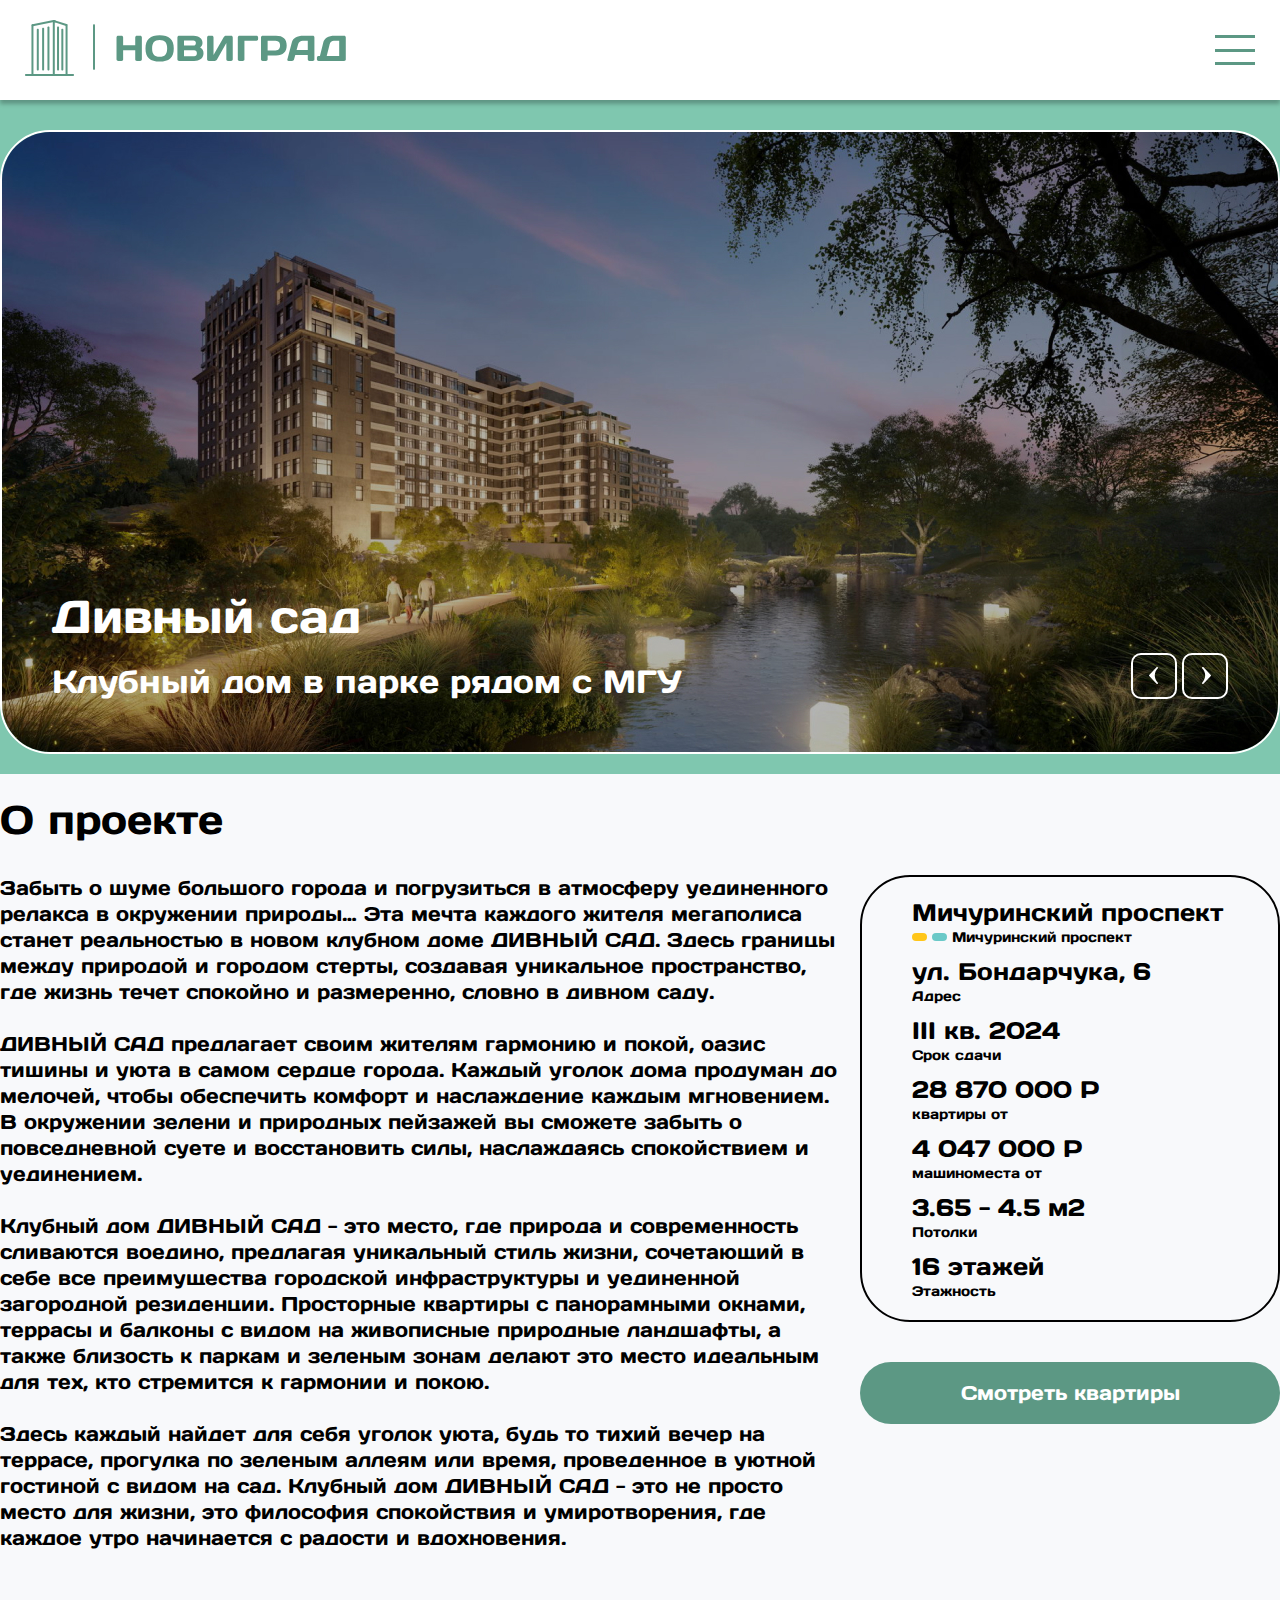
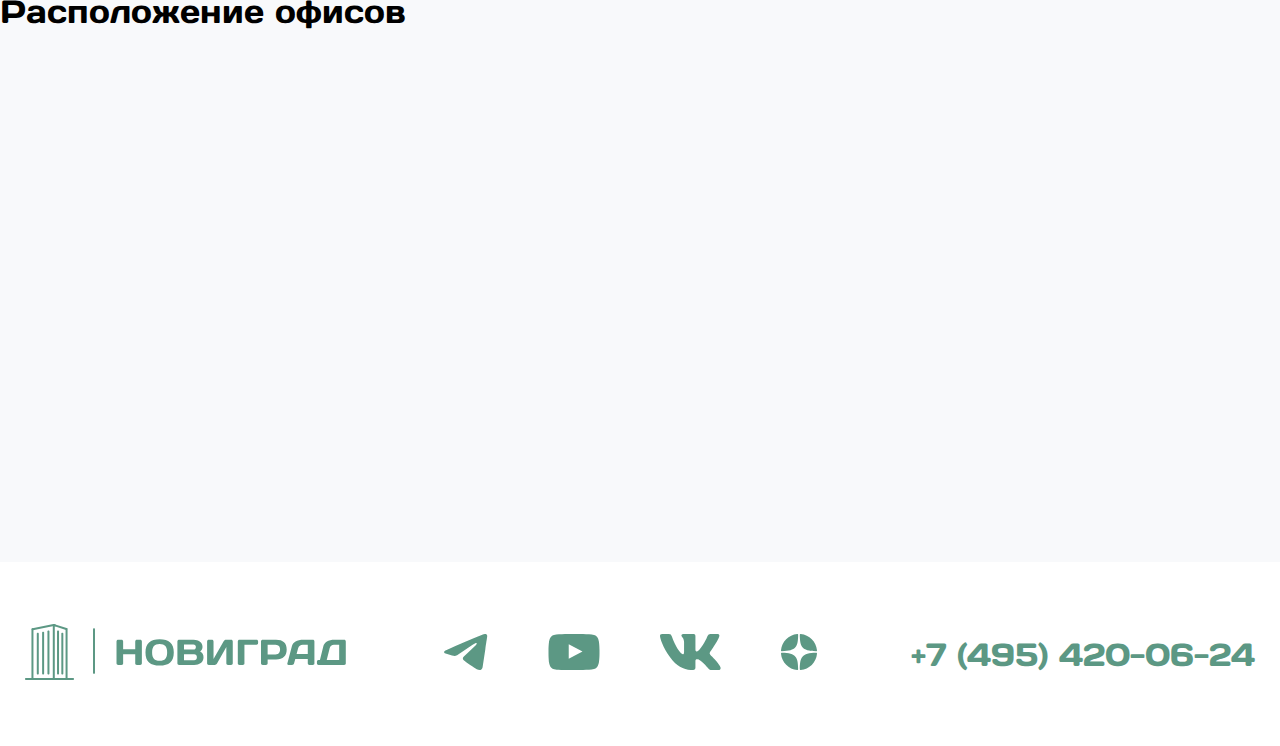
<file: garden.html>
<!DOCTYPE html>
<html lang="en">
<head>
    <meta charset="UTF-8">
    <meta name="viewport" content="width=device-width, initial-scale=1.0">
    <title>ЖК Дивный сад</title>
    <link rel="stylesheet" href="css/pattern.css">
    <link rel="stylesheet" href="css/objects.css">
</head>
<body>
    <header class="header">

        <nav class="burger-menu">
            <a href="index.html"><img class="logo" src="img/logo.svg" alt="logo"></a>

            <ul class="menu">
                <li>
                    <a href="favourite.html">
                        <svg class="menuItem" width="26" height="23" viewBox="0 0 26 23" fill="none" xmlns="http://www.w3.org/2000/svg"><mask id="path-1-inside-1_2126_522" fill="white"><path d="M13 22.1139L12.3864 22.7401C12.4669 22.8225 12.5625 22.8879 12.6678 22.9325C12.7731 22.977 12.886 23 13 23C13.114 23 13.2269 22.977 13.3322 22.9325C13.4375 22.8879 13.5331 22.8225 13.6136 22.7401L13 22.1139ZM13 4.42277L12.3864 5.04904C12.4669 5.13141 12.5625 5.19677 12.6678 5.24136C12.7731 5.28595 12.886 5.30891 13 5.30891C13.114 5.30891 13.2269 5.28595 13.3322 5.24136C13.4375 5.19677 13.5331 5.13141 13.6136 5.04904L13 4.42277ZM13.6136 21.4876L3.27427 10.9366L2.0488 12.1874L12.3864 22.7401L13.6136 21.4876ZM22.7257 10.9366L12.3864 21.4876L13.6136 22.7401L23.9512 12.1874L22.7257 10.9366ZM10.7155 3.34185L12.3864 5.04904L13.6136 3.79651L11.9409 2.09109L10.7155 3.34185ZM13.6136 5.04904L15.2845 3.34185L14.0591 2.09109L12.3864 3.79651L13.6136 5.04904ZM19.0043 0C17.1496 0 15.3712 0.751871 14.0591 2.09109L15.2845 3.34185C16.2713 2.33523 17.6092 1.76956 19.0043 1.76911V0ZM24.2667 7.14012C24.2667 8.56426 23.7137 9.93001 22.7257 10.9366L23.9512 12.1874C25.2627 10.8487 25.9996 9.03323 26 7.14012H24.2667ZM26 7.14012C26 5.24645 25.263 3.43033 23.951 2.09129C22.639 0.752261 20.8597 0 19.0043 0V1.76911C20.3999 1.76911 21.7385 2.33498 22.7253 3.34224C23.7122 4.3495 24.2667 5.71564 24.2667 7.14012H26ZM6.99573 1.76911C8.39107 1.76911 9.7292 2.33345 10.7155 3.34185L11.9409 2.09109C10.6293 0.752512 8.85056 0.000359299 6.99573 0V1.76911ZM1.73333 7.14012C1.73333 5.71564 2.28776 4.3495 3.27465 3.34224C4.26155 2.33498 5.60006 1.76911 6.99573 1.76911V0C5.14035 0 3.36096 0.752261 2.049 2.09129C0.737048 3.43033 0 5.24645 0 7.14012H1.73333ZM3.27427 10.9366C2.78545 10.4382 2.39935 9.84641 2.13466 9.195C1.86996 8.54359 1.73359 7.84533 1.73333 7.14012H0C0 9.03307 0.736667 10.8482 2.0488 12.1874L3.27427 10.9366Z"/></mask><path d="M2.0488 12.1874L-1.52266 8.68815L5.61531 15.6917L2.0488 12.1874ZM10.7155 3.34185L7.144 -0.157389L14.282 6.84613L10.7155 3.34185ZM14.0591 2.09109L17.6305 -1.40815L10.4827 5.58527L14.0591 2.09109ZM-0.904109 8.05861L-1.51771 8.68311L5.61531 15.6917L6.22891 15.0672L-0.904109 8.05861ZM7.76256 -0.786931L7.14896 -0.162435L14.282 6.84613L14.8956 6.22163L7.76256 -0.786931ZM18.2473 -0.776828L17.6355 -1.40309L10.4827 5.58527L11.0945 6.21153L18.2473 -0.776828ZM-0.297194 7.43739L-1.52266 8.68815L5.62026 15.6866L6.84573 14.4359L-0.297194 7.43739ZM27.5227 8.68816L26.2972 7.4374L19.1543 14.4359L20.3797 15.6866L27.5227 8.68816ZM8.36947 -1.40815L7.144 -0.157389L14.2869 6.84108L15.5124 5.59032L8.36947 -1.40815ZM18.856 -0.15739L17.6305 -1.40815L10.4876 5.59032L11.7131 6.84108L18.856 -0.15739ZM24.0043 1.76911V0H14.0043V1.76911H24.0043ZM26 2.14012H24.2667V12.1401H26V2.14012ZM1.99573 0V1.76911H11.9957V0H1.99573ZM0 12.1401H1.73333V2.14012H0V12.1401ZM13 22.1139L20.1429 15.1154L13 7.82501L5.85706 15.1154L13 22.1139ZM2.0488 12.1874L9.19231 5.18952L9.19172 5.18892L2.0488 12.1874ZM10.7155 3.34185L3.5664 10.3341L3.56892 10.3366L10.7155 3.34185ZM13 4.42277L20.1429 -2.57571L13 -9.86606L5.85707 -2.57569L13 4.42277ZM14.0591 2.09109L21.1984 9.09326L21.202 9.08956L14.0591 2.09109ZM13.6136 21.4876L20.7565 28.4861L27.614 21.487L20.7559 14.4885L13.6136 21.4876ZM3.27427 10.9366L10.4166 3.93756L10.4137 3.9346L3.27427 10.9366ZM22.7257 10.9366L15.589 3.93189L15.5834 3.93756L22.7257 10.9366ZM12.3864 21.4876L5.24407 14.4885L-1.61404 21.487L5.24347 28.4861L12.3864 21.4876ZM23.9512 12.1874L16.808 5.18921L16.8077 5.18952L23.9512 12.1874ZM13.6136 3.79651L20.7565 10.795L27.617 3.79288L20.7529 -3.20567L13.6136 3.79651ZM11.9409 2.09109L4.7983 9.08986L4.80164 9.09326L11.9409 2.09109ZM15.2845 3.34185L8.14329 -3.65835L8.13798 -3.65292L15.2845 3.34185ZM12.3864 3.79651L5.24711 -3.20567L-1.61702 3.79288L5.24348 10.795L12.3864 3.79651ZM19.0043 1.76911L19.0043 -8.23089L19.001 -8.23089L19.0043 1.76911ZM26 7.14012L36 7.14198V7.14012L26 7.14012ZM6.99573 0L6.99767 -10H6.99573L6.99573 0ZM1.73333 7.14012L-8.26667 7.14012L-8.26667 7.1438L1.73333 7.14012ZM0 7.14012H-10H0ZM5.85706 15.1154L5.24346 15.7417L19.5293 29.7386L20.1429 29.1123L5.85706 15.1154ZM5.23464 29.7296C6.23442 30.7526 7.43326 31.5754 8.76798 32.1407L16.5677 13.7242C17.6918 14.2003 18.6994 14.8924 19.5382 15.7507L5.23464 29.7296ZM8.76798 32.1407C10.1032 32.7061 11.5419 33 13 33V13C14.2301 13 15.4431 13.248 16.5677 13.7242L8.76798 32.1407ZM13 33C14.4581 33 15.8968 32.7061 17.232 32.1407L9.43231 13.7242C10.5569 13.248 11.7699 13 13 13V33ZM17.232 32.1407C18.5667 31.5754 19.7655 30.7526 20.7654 29.7296L6.46184 15.7507C7.30065 14.8924 8.30823 14.2003 9.43231 13.7242L17.232 32.1407ZM20.7565 15.7417L20.1429 15.1154L5.85707 29.1123L6.47067 29.7386L20.7565 15.7417ZM5.85707 -2.57569L5.24347 -1.94943L19.5293 12.0475L20.1429 11.4212L5.85707 -2.57569ZM5.23464 12.0385C6.2344 13.0615 7.43324 13.8843 8.76798 14.4496L16.5677 -3.96685C17.6918 -3.49075 18.6994 -2.79864 19.5382 -1.94041L5.23464 12.0385ZM8.76798 14.4496C10.1032 15.015 11.5419 15.3089 13 15.3089V-4.69109C14.2301 -4.69109 15.4431 -4.44314 16.5677 -3.96685L8.76798 14.4496ZM13 15.3089C14.4581 15.3089 15.8968 15.015 17.232 14.4496L9.43231 -3.96685C10.5569 -4.44314 11.7699 -4.69109 13 -4.69109V15.3089ZM17.232 14.4496C18.5667 13.8843 19.7656 13.0615 20.7654 12.0385L6.46184 -1.94041C7.30064 -2.79868 8.30821 -3.49077 9.43231 -3.96685L17.232 14.4496ZM20.7565 -1.94944L20.1429 -2.57571L5.85708 11.4212L6.47068 12.0475L20.7565 -1.94944ZM20.7559 14.4885L10.4166 3.93756L-3.86807 17.9357L6.47127 28.4867L20.7559 14.4885ZM-5.09471 19.1853L5.24289 29.738L19.5299 15.7423L9.19231 5.18952L-5.09471 19.1853ZM19.5293 29.7386L20.7565 28.4861L6.47067 14.4891L5.24347 15.7417L19.5293 29.7386ZM15.5834 3.93756L5.24407 14.4885L19.5287 28.4867L29.8681 17.9357L15.5834 3.93756ZM5.24347 28.4861L6.47067 29.7386L20.7565 15.7417L19.5293 14.4891L5.24347 28.4861ZM20.7571 29.738L31.0947 19.1853L16.8077 5.18952L6.47009 15.7423L20.7571 29.738ZM3.56892 10.3366L5.23985 12.0438L19.533 -1.94573L17.862 -3.65292L3.56892 10.3366ZM19.5293 12.0475L20.7565 10.795L6.47068 -3.20197L5.24348 -1.94944L19.5293 12.0475ZM20.7529 -3.20567L19.0802 -4.91109L4.80164 9.09326L6.47431 10.7987L20.7529 -3.20567ZM20.7602 12.0438L22.4311 10.3366L8.13798 -3.65292L6.46705 -1.94573L20.7602 12.0438ZM6.91977 -4.91109L5.24711 -3.20567L19.5257 10.7987L21.1984 9.09326L6.91977 -4.91109ZM5.24348 10.795L6.47068 12.0475L20.7565 -1.94944L19.5293 -3.20197L5.24348 10.795ZM19.0043 -10C14.4299 -10 10.0866 -8.14325 6.91615 -4.90739L21.202 9.08956C20.6558 9.64699 19.8693 10 19.0043 10V-10ZM22.4258 10.342C21.5545 11.2309 20.3292 11.7687 19.0075 11.7691L19.001 -8.23089C14.8891 -8.22955 10.988 -6.5604 8.1433 -3.65835L22.4258 10.342ZM14.2667 7.14012C14.2667 5.98341 14.7147 4.82261 15.589 3.93189L29.8625 17.9414C32.7128 15.0374 34.2667 11.1451 34.2667 7.14012H14.2667ZM31.0944 19.1856C34.2574 15.9571 35.9992 11.6213 36 7.14198L16 7.13826C16.0001 6.44515 16.268 5.74036 16.808 5.18921L31.0944 19.1856ZM36 7.14012C36 2.65946 34.258 -1.67782 31.0939 -4.90718L16.8081 9.08977C16.2679 8.53847 16 7.83343 16 7.14012L36 7.14012ZM31.0939 -4.90718C27.9231 -8.14348 23.5785 -10 19.0043 -10L19.0043 10C18.1408 10 17.355 9.648 16.8081 9.08977L31.0939 -4.90718ZM19.0043 11.7691C17.6811 11.7691 16.4544 11.2307 15.5824 10.3407L29.8683 -3.65623C27.0225 -6.56075 23.1188 -8.23089 19.0043 -8.23089L19.0043 11.7691ZM15.5824 10.3407C14.7172 9.45766 14.2667 8.30264 14.2667 7.14012H34.2667C34.2667 3.12864 32.7073 -0.758648 29.8683 -3.65623L15.5824 10.3407ZM6.99573 11.7691C5.67837 11.7691 4.44599 11.2334 3.5664 10.334L17.8645 -3.65036C15.0124 -6.56645 11.1038 -8.23089 6.99573 -8.23089V11.7691ZM19.0836 -4.90768C15.9135 -8.14287 11.5705 -9.99911 6.99767 -10L6.9938 10C6.1306 9.99983 5.3451 9.64789 4.7983 9.08985L19.0836 -4.90768ZM11.7333 7.14012C11.7333 8.30264 11.2828 9.45765 10.4176 10.3407L-3.86827 -3.65623C-6.70726 -0.758645 -8.26667 3.12865 -8.26667 7.14012L11.7333 7.14012ZM10.4176 10.3407C9.54558 11.2307 8.31891 11.7691 6.99573 11.7691L6.99573 -8.23089C2.8812 -8.23089 -1.02248 -6.56075 -3.86827 -3.65623L10.4176 10.3407ZM6.99573 -10C2.4215 -10 -1.92307 -8.14347 -5.09392 -4.90718L9.19193 9.08977C8.64499 9.648 7.8592 10 6.99573 10L6.99573 -10ZM-5.09392 -4.90718C-8.25798 -1.67782 -10 2.65945 -10 7.14012L10 7.14012C10 7.83344 9.73207 8.53847 9.19193 9.08977L-5.09392 -4.90718ZM10.4137 3.9346C10.854 4.38349 11.1821 4.8967 11.399 5.43053L-7.12972 12.9595C-6.38342 14.7961 -5.28306 16.493 -3.86517 17.9387L10.4137 3.9346ZM11.399 5.43053C11.6212 5.97719 11.7331 6.55627 11.7333 7.13645L-8.26667 7.1438C-8.26593 9.1344 -7.88124 11.11 -7.12972 12.9595L11.399 5.43053ZM-10 7.14012C-10 11.6209 -8.25778 15.9569 -5.09412 19.1859L9.19172 5.18892C9.73111 5.73944 10 6.44524 10 7.14012H-10Z" fill="#545454" mask="url(#path-1-inside-1_2126_522)"/></svg>
                    </a>
                </li>
                <li><a class="menuItem burger-number" href="tel:+7 (495) 420-06-24">+7 (495) 420-06-24</a></li>
                <li class="header__nav-item"><a class="menuItem" href="about.html">О компании</a></li>
                <li class="header__nav-item"><a class="menuItem" href="apartments.html">Квартиры</a></li>
                <li class="header__nav-item"><a class="menuItem" href="parking.html">Машиноместа</a></li>
                <li class="header__nav-item"><a class="menuItem" href="contacts.html">Офис продаж</a></li>
                <li class="header__nav-item menuItem">
                    <ul class="drop-container">
                        <li class="header__nav-link">Объекты
                            <svg class="header__nav-arrow" width="17" height="9" viewBox="0 0 17 9" fill="none" xmlns="http://www.w3.org/2000/svg"><path d="M1.08845 0.60389L1.08854 0.60397L1.25558 0.763021C5.31016 4.62361 11.6806 4.62399 15.7356 0.763891L15.9036 0.604011L15.9036 0.604045L15.9085 0.599244C15.9419 0.566567 15.9812 0.541121 16.024 0.524177C16.0667 0.507236 16.1123 0.499079 16.158 0.500083C16.2037 0.501086 16.2489 0.511237 16.291 0.53006C16.333 0.548886 16.3712 0.57607 16.4032 0.610232C16.4352 0.644403 16.4604 0.684868 16.4771 0.729371C16.4937 0.773882 16.5015 0.821406 16.4998 0.869141C16.4981 0.916877 16.487 0.963682 16.4673 1.00681C16.4476 1.04993 16.4197 1.08841 16.3855 1.12013L16.3854 1.12009L16.3805 1.12484L8.73409 8.40378L8.73388 8.40397C8.66874 8.46605 8.58329 8.5 8.49523 8.5C8.40716 8.5 8.32171 8.46605 8.25657 8.40397L8.25638 8.4038L0.610973 1.12496C0.610939 1.12492 0.610905 1.12489 0.610871 1.12486C0.577374 1.09292 0.550218 1.05444 0.531142 1.0115C0.512043 0.968497 0.501472 0.921976 0.500143 0.874619C0.498814 0.827261 0.506759 0.780178 0.523438 0.736098C0.540116 0.692026 0.565147 0.651951 0.596907 0.61807C0.628661 0.584197 0.666507 0.557185 0.70817 0.538381C0.749824 0.51958 0.794589 0.509296 0.839938 0.508003C0.885285 0.50671 0.93052 0.514426 0.973101 0.5308C1.01569 0.547176 1.05492 0.571946 1.08845 0.60389Z" fill="#545454" stroke="#545454"/></svg>
                        </li>
                        <li class="block-down">
                            <a class="block-down-link" href="flight.html">Полет</a>
                            <a class="block-down-link" href="fakel.html">Факел</a>
                            <a class="block-down-link" href="garden.html">Дивный сад</a>
                            <a class="block-down-link" href="event.html">Собрание 21</a>
                        </li>
                    </ul>
                </li>
            </ul>

            <button class="hamburgerBtn">
                <div class="menuIcon material-icons">
                    <div class="menu-elem"></div>
                    <div class="menu-elem"></div>
                    <div class="menu-elem"></div>
                </div>
                <div class="closeIcon material-icons">
                    <div class="close-icon-elem close-icon-elem__1"></div>
                    <div class="close-icon-elem close-icon-elem__2"></div>
                </div>
            </button>
        </nav>

        <div class="wrapper">
            <div class="header__content">
                <div class="header__menu">
                    <a href="index.html"><img class="logo" src="img/logo.svg" alt="logo"></a>
                    <nav class="header__nav">
                        <ul class="header__nav-list">
                            <li class="header__nav-item"><a class="header__nav-link" href="about.html">О компании</a></li>

                            <li class="header__nav-list">
                                <ul class="drop-container-desktop">
                                    <li class="header__nav-link">Объекты
                                        <svg class="header__nav-arrow" width="17" height="9" viewBox="0 0 17 9" fill="none" xmlns="http://www.w3.org/2000/svg"><path d="M1.08845 0.60389L1.08854 0.60397L1.25558 0.763021C5.31016 4.62361 11.6806 4.62399 15.7356 0.763891L15.9036 0.604011L15.9036 0.604045L15.9085 0.599244C15.9419 0.566567 15.9812 0.541121 16.024 0.524177C16.0667 0.507236 16.1123 0.499079 16.158 0.500083C16.2037 0.501086 16.2489 0.511237 16.291 0.53006C16.333 0.548886 16.3712 0.57607 16.4032 0.610232C16.4352 0.644403 16.4604 0.684868 16.4771 0.729371C16.4937 0.773882 16.5015 0.821406 16.4998 0.869141C16.4981 0.916877 16.487 0.963682 16.4673 1.00681C16.4476 1.04993 16.4197 1.08841 16.3855 1.12013L16.3854 1.12009L16.3805 1.12484L8.73409 8.40378L8.73388 8.40397C8.66874 8.46605 8.58329 8.5 8.49523 8.5C8.40716 8.5 8.32171 8.46605 8.25657 8.40397L8.25638 8.4038L0.610973 1.12496C0.610939 1.12492 0.610905 1.12489 0.610871 1.12486C0.577374 1.09292 0.550218 1.05444 0.531142 1.0115C0.512043 0.968497 0.501472 0.921976 0.500143 0.874619C0.498814 0.827261 0.506759 0.780178 0.523438 0.736098C0.540116 0.692026 0.565147 0.651951 0.596907 0.61807C0.628661 0.584197 0.666507 0.557185 0.70817 0.538381C0.749824 0.51958 0.794589 0.509296 0.839938 0.508003C0.885285 0.50671 0.93052 0.514426 0.973101 0.5308C1.01569 0.547176 1.05492 0.571946 1.08845 0.60389Z" fill="#545454" stroke="#545454"/></svg>
                                    </li>
                                    <li class="block-down">
                                        <a class="block-down-link" href="flight.html">Полет</a>
                                        <a class="block-down-link" href="fakel.html">Факел</a>
                                        <a class="block-down-link" href="garden.html">Дивный сад</a>
                                        <a class="block-down-link" href="event.html">Собрание 21</a>
                                    </li>
                                </ul>
                            </li>
                            <li class="header__nav-item"><a class="header__nav-link" href="apartments.html">Квартиры</a></li>
                            <li class="header__nav-item"><a class="header__nav-link" href="parking.html">Машиноместа</a></li>
                            <li class="header__nav-item"><a class="header__nav-link" href="contacts.html">Офис продаж</a></li>
                        </ul>
                    </nav>
                </div>
                <div class="header__contact">
                    <a class="header__contact-number" href="tel:+7 (495) 420-06-24">+7 (495) 420-06-24</a>
                    <a href="favourite.html"><img src="img/heart.svg" alt=""></a>
                </div>
            </div>
        </div>
    </header>

    <main>
        <section class="banner">
            <div class="wrapper">
                <div class="banner-slider">
                    <div class="slider">
                        <div class="slide slide-1">
                            <div class="slide-content">
                                <div class="slide-info">
                                    <p class="slide-title">Дивный сад</p>
                                    <p class="slide-text">Клубный дом в парке рядом с МГУ</p>
                                </div>
                            </div>
                        </div>
                        <div class="slide slide-2">
                            <div class="slide-content">
                                <div class="slide-info">
                                    <p class="slide-title">Полет</p>
                                    <p class="slide-text">Здесь мечты взлетают выше всех ожиданий</p>
                                </div>
                            </div>
                        </div>
                        <div class="slide slide-3">
                            <div class="slide-content">
                                <div class="slide-info">
                                    <p class="slide-title">Факел</p>
                                    <p class="slide-text">Свет современного стиля жизни в центре Москвы</p>
                                </div>
                            </div>
                        </div>
                        <div class="slide slide-4">
                            <div class="slide-content">
                                <div class="slide-info">
                                    <p class="slide-title">Собрание 21</p>
                                    <p class="slide-text">Архитектура мирового уровня в окружении природы</p>
                                </div>
                            </div>
                        </div>
                    </div>
                    <div class="slider-button">
                        <button class="prev-button" aria-label="prev">
                            <svg width="46" height="46" viewBox="0 0 46 46" fill="none" xmlns="http://www.w3.org/2000/svg"><rect x="1" y="1" width="44" height="44" rx="9" stroke="white" stroke-width="2"/><path d="M26.7581 15.4333C26.8354 15.3522 26.8958 15.2568 26.9359 15.1526C26.976 15.0483 26.995 14.9372 26.9918 14.8257C26.9886 14.7141 26.9633 14.6043 26.9173 14.5025C26.8714 14.4006 26.8056 14.3088 26.7239 14.2321C26.6421 14.1555 26.546 14.0956 26.4409 14.0558C26.3358 14.016 26.2238 13.9972 26.1114 14.0003C25.9989 14.0035 25.8882 14.0286 25.7855 14.0742C25.6829 14.1198 25.5903 14.185 25.513 14.2661L18.2341 21.9116C18.0838 22.0693 18 22.2782 18 22.4952C18 22.7123 18.0838 22.9211 18.2341 23.0788L25.513 30.7252C25.5898 30.8081 25.6823 30.875 25.7854 30.9221C25.8884 30.9692 25.9999 30.9955 26.1132 30.9995C26.2266 31.0035 26.3397 30.9851 26.4458 30.9454C26.552 30.9056 26.6491 30.8454 26.7316 30.7681C26.8141 30.6909 26.8803 30.5981 26.9263 30.4953C26.9723 30.3924 26.9973 30.2815 26.9998 30.169C27.0023 30.0565 26.9822 29.9446 26.9407 29.8399C26.8992 29.7351 26.8372 29.6396 26.7581 29.5588L26.5983 29.3909C22.922 25.5289 22.9223 19.4619 26.5991 15.6004L26.7581 15.4333Z" fill="white"/></svg>
                        </button>
                        <button class="next-button" aria-label="next">
                            <svg width="46" height="46" viewBox="0 0 46 46" fill="none" xmlns="http://www.w3.org/2000/svg"><path d="M10 1H36C40.9706 1 45 5.02944 45 10V36C45 40.9706 40.9706 45 36 45H10C5.02944 45 1 40.9706 1 36V10C1 5.02944 5.02944 1 10 1Z" stroke="white" stroke-width="2"/><path d="M20.2419 29.5667C20.1646 29.6478 20.1042 29.7432 20.0641 29.8474C20.024 29.9517 20.005 30.0628 20.0082 30.1743C20.0114 30.2859 20.0367 30.3957 20.0827 30.4975C20.1286 30.5994 20.1944 30.6912 20.2761 30.7679C20.3579 30.8445 20.454 30.9044 20.5591 30.9442C20.6642 30.984 20.7762 31.0028 20.8886 30.9997C21.0011 30.9965 21.1118 30.9714 21.2145 30.9258C21.3171 30.8802 21.4097 30.815 21.487 30.7339L28.7659 23.0884C28.9162 22.9307 29 22.7218 29 22.5048C29 22.2877 28.9162 22.0789 28.7659 21.9212L21.487 14.2748C21.4102 14.1919 21.3177 14.125 21.2146 14.0779C21.1116 14.0308 21.0001 14.0045 20.8868 14.0005C20.7734 13.9965 20.6603 14.0149 20.5542 14.0546C20.448 14.0944 20.3509 14.1546 20.2684 14.2319C20.1859 14.3091 20.1197 14.4019 20.0737 14.5047C20.0277 14.6076 20.0027 14.7185 20.0002 14.831C19.9977 14.9435 20.0178 15.0554 20.0593 15.1601C20.1008 15.2649 20.1628 15.3604 20.2419 15.4412L20.4017 15.6091C24.078 19.4711 24.0777 25.5381 20.4009 29.3996L20.2419 29.5667Z" fill="white"/></svg>
                        </button>
                    </div>
                </div>
            </div>
        </section>

        <section class="project">
            <div class="wrapper">
                <h2 class="project-title">О проекте</h2>
                <div class="project__content">
                    <div class="project__content-text">
                        <p class="project-text">Забыть о шуме большого города и погрузиться в атмосферу уединенного релакса в окружении природы… Эта мечта каждого жителя мегаполиса станет реальностью в новом клубном доме ДИВНЫЙ САД. Здесь границы между природой и городом стерты, создавая уникальное пространство, где жизнь течет спокойно и размеренно, словно в дивном саду.<br><br>
                            ДИВНЫЙ САД предлагает своим жителям гармонию и покой, оазис тишины и уюта в самом сердце города. Каждый уголок дома продуман до мелочей, чтобы обеспечить комфорт и наслаждение каждым мгновением. В окружении зелени и природных пейзажей вы сможете забыть о повседневной суете и восстановить силы, наслаждаясь спокойствием и уединением.<br><br>
                            Клубный дом ДИВНЫЙ САД - это место, где природа и современность сливаются воедино, предлагая уникальный стиль жизни, сочетающий в себе все преимущества городской инфраструктуры и уединенной загородной резиденции. Просторные квартиры с панорамными окнами, террасы и балконы с видом на живописные природные ландшафты, а также близость к паркам и зеленым зонам делают это место идеальным для тех, кто стремится к гармонии и покою.<br><br>
                            Здесь каждый найдет для себя уголок уюта, будь то тихий вечер на террасе, прогулка по зеленым аллеям или время, проведенное в уютной гостиной с видом на сад. Клубный дом ДИВНЫЙ САД - это не просто место для жизни, это философия спокойствия и умиротворения, где каждое утро начинается с радости и вдохновения.
                        </p>
                    </div>

                    <div class="project-info">
                        <div class="project__content-info">
                            <div class="info-item">
                                <h3 class="info-title">Мичуринский проспект</h3>
                                <div class="info-metro">
                                    <img class="metro-img" src="img/card-yellow.svg" alt="">
                                    <img class="metro-img" src="img/card-blue.svg" alt="">
                                    <p class="info-text">Мичуринский проспект</p>
                                </div>
                            </div>
    
                            <div class="info-item">
                                <h3 class="info-title">ул. Бондарчука, 6</h3>
                                <p class="info-text">Адрес</p>
                            </div>
    
                            <div class="info-item">
                                <h3 class="info-title">III кв. 2024</h3>
                                <p class="info-text">Срок сдачи</p>
                            </div>

                            <div class="info-item">
                                <h3 class="info-title">28 870 000 Р</h3>
                                <p class="info-text">квартиры от</p>
                            </div>

                            <div class="info-item">
                                <h3 class="info-title">4 047 000 Р</h3>
                                <p class="info-text">машиноместа от</p>
                            </div>

                            <div class="info-item">
                                <h3 class="info-title">3.65 - 4.5 м2</h3>
                                <p class="info-text">Потолки</p>
                            </div>

                            <div class="info-item">
                                <h3 class="info-title">16 этажей</h3>
                                <p class="info-text">Этажность</p>
                            </div>
    
                        </div>
                        <a href="apartments.html" class="info-link">Смотреть квартиры</a>
                    </div>
                </div>
            </div>
        </section>

        <section class="map">
            <div class="wrapper">
                <div class="map__content">
                    <h2 class="map-title">Расположение офисов</h2>

                    <div class="map-content">
                        <iframe src="https://yandex.ru/map-widget/v1/?um=constructor%3Ab467118e9f4e67b874da747289a6b54fd35447d5da50e6c56ae3791377e10b46&amp;source=constructor" width="1300" height="450" frameborder="0"></iframe>
                    </div>
                </div>
            </div>
        </section>
    </main>

    <footer class="footer">
        <div class="wrapper">
            <div class="footer__content">
                <a href="index.html"><img class="logo" src="img/logo.svg" alt="logo"></a>
                <div class="footer-icon">
                    <a href="#"><img src="img/tg.svg" alt=""></a>
                    <a href="#"><img src="img/yt.svg" alt=""></a>
                    <a href="#"><img src="img/vk.svg" alt=""></a>
                    <a href="#"><img src="img/dz.svg" alt=""></a>
                </div>
                <a class="footer__contact-number" href="tel:+7 (495) 420-06-24">+7 (495) 420-06-24</a>
            </div>
        </div>
    </footer>

    <script src="js/script.js"></script>
</body>
</html>
</file>
<file: css/pattern.css>
* {
    margin: 0;
    padding: 0;
    box-sizing: border-box;
}
@font-face { 
    font-family: "DaysOne";
    src: url(../font/DaysOne-Regular.ttf);
}

html,
body{
    height: 100%;
}

body {
    font-family: 'DaysOne';
    font-weight: 400;
    background-color: #F8F9FB;
}
.container {
    min-height: 100%;
    display: flex;
    flex-direction: column;
}
main {
    flex: 1 1 auto;
}





/* burger-menu */
.burger-menu {
    position: fixed;
    top: 0;
    left: 0;
    width: 100%;
    min-height: 100px;
    z-index: 99;
    display: none;
    padding: 10px 25px;
    background-color: rgba(255, 255, 255);
    box-shadow: 0px 4px 4px 0px rgba(0, 0, 0, 0.25);
}
.material-icons {
    width: 40px;
    height: 30px;
    display: flex;
    position: absolute;
    left: 0px;
    top: 0px;
    flex-direction: column;
    justify-content: space-between;
}
.menu-elem {
    width: 100%;
    height: 3px;
    background-color: #5C9884;
    z-index: 99;
}
.menuItem {
    display: block;
    font-size: 24px;
    font-weight: 300;
    text-decoration: none;
    color: #545454;
}
.hamburgerBtn {
    position: relative;
    width: 40px;
    height: 30px;
    z-index: 99;
    border: transparent;
    cursor: pointer;
    background-color: transparent;
    color: #5C9884;
}
.closeIcon {
    position: relative;
    display: none;
    width: 100%;
    height: 100%;
}
.close-icon-elem {
    position: absolute;
    top: 12px;
    left: 0;
    width: 40px;
    height: 3px;
    background-color: #5C9884;
}
.close-icon-elem__1 {
    transform: rotate(45deg);
}
.close-icon-elem__2 {
    transform: rotate(-45deg);
}
.menu {
    display: flex;
    flex-direction: column;
    gap: 20px;
    position: fixed;
    transform: translateY(-100%);
    transition: transform 0.2s;
    top: 0;
    left: 0;
    right: 0;
    bottom: 0;
    z-index: 9;
    background: #fff;
    list-style: none;
    padding: 100px 20px 0px 20px;
}
.burger-number {
    color: #5C9884;
    font-size: 22px;
    font-weight: 600;
    text-decoration: none;
}
.showMenu {
    transform: translateY(0);
}


/* block-down */
.down {
    position: relative;
}
.down:hover .block-down{
    display: flex;
}
.block-down {
    position: absolute;
    padding-top: 20px;
    min-width: 150px;
    top: 0px;
    left: 0;
    z-index: 9999;
    list-style: none;
    display: none;
    flex-direction: column;
    gap: 2px;
}

.block-down-link {
    text-decoration: none;
    padding: 10px;
    color: #545454;
    background-color: #a3cfc0;
    transition: background 0.5s ease;
}
.block-down-link:hover {
    color: #ffffff;
    background-color: #65867b;
    transition: background 0.5s ease;
}


/* header */
.header {
    box-shadow: 0px 4px 4px 0px rgba(0, 0, 0, 0.25);
}
.wrapper {
    min-height: 100%;
    max-width: 1300px;
    width: 100%;
    margin: 0 auto;
}

.header__content {
    display: flex;
    justify-content: space-between;
    align-items: center;
    padding: 22px 0;
}
.header__menu {
    display: flex;
    align-items: center;
    gap: 35px;
}
.header__nav-list {
    display: flex;
    align-items: center;
    list-style: none;
    gap: 20px;
}
.header__nav-link {
    text-decoration: none;
    color: #545454;
}
.header__nav-link:hover {
    color: #000;
}
.header__nav-link:hover .header__nav-arrow path {
    stroke: #000;
    fill: #000;
}
.header__contact {
    display: flex;
    align-items: center;
    gap: 44px;
}
.header__contact-number {
    color: #5C9884;
    text-decoration: none;
}
.header__contact-img {
    cursor: pointer;
}


/* footer */
.footer {
    padding: 62px 0;
    background-color: #fff;
}
.footer__content {
    display: flex;
    justify-content: space-between;
    align-items: center;
}
.footer-icon {
    display: flex;
    gap: 60px;
}
.footer__contact-number {
    color: #5C9884;
    font-size: 32px;
    text-decoration: none;
}

@media (max-width:1299px){
    .burger-menu {
        display: flex;
        align-items: center;
        justify-content: space-between;
        gap: 50px;
    }

    .header__content {
        display: none;
    }

    .banner {
        margin-top: 100px;
    }

    .filter {
        margin-top: 100px;
    }

    .slide-info {
        max-width: 60%;
    }

    .select-wrapper{
        width: 100%;
    }
    .form__price-area{
        width: 100%;
    }
    .price,
    .area{
        min-width: 45%;
        width: 100%;
    }

    .geography-title {
        margin-left: 25px;
    }

    .footer {
        padding: 62px 25px;
    }
    .footer__content {
        flex-wrap: wrap;
        gap: 20px;
    }
}
@media (max-width:744px){
    .slide-content {
        display: flex;
        flex-wrap: wrap;
        align-items: flex-end;
    }
    .slide-title {
        font-size: 36px;
    }
    .slide-text {
        font-size: 21px;
    }


    .filter__form {
        position: relative;
        min-width: 100%;
        padding: 20px 25px;
    }
    .filter__content {
        max-width: 1300px;
        min-height: 200px;
        background-color: #fff;
        padding: 20px 25px;
    }
    .filter-card {
        min-width: 100%;
    
    }
    .form__info-title {
        font-size: 18px;
    }
    .form__info-link {
        font-size: 18px;
    }


    .size {
        display: flex;
        justify-content: flex-start;
        flex-wrap: wrap;
        gap: 5px;
    }

    .form__delete-info {
        font-size: 16px;
    }
    .form__price-area{
        flex-wrap: wrap;
        width: 100%;
    }


    .objects-card {
        min-width: 100%;
    }

}
@media (max-width:480px) {
    .slide {
        padding: 20px 25px;
    }
    .slide-content {
        align-items: flex-start;
    }
    .slide-title {
        font-size: 36px;
    }
    .slide-text {
        font-size: 16px;
    }
    .slider-button {
        bottom: 20px;
        right: 25px;
    }
    .objects-card {
        padding: 20px 25px;
    }
    .card-link {
        align-self: flex-start;
    }
    .card-metro {
        flex-wrap: wrap;
    }

    .logo {
        max-width: 100%;
    }
    .footer-icon {
        gap: 20px;
    }
    .footer__contact-number {
        font-size: 24px;
    }
}
</file>
<file: css/style.css>
/* banner */
.banner {
    position: relative;
    padding-top: 29px;
}
.banner-slider {
  position: relative;
  width: 100%;
  min-height: 620px;
  overflow: hidden;
  border-radius: 50px;
}
.slider {
    width: 100%;
    min-height: 620px;
    display: flex;
}
.slide {
    display: flex;
    padding: 50px;
    min-width: 100%;
    min-height: 100%;
    background-repeat: no-repeat;
    background-position: left bottom;
    background-size: cover;
}
.slide-content {
    display: flex;
    align-items: flex-end;
    width: 100%;
    height: 100%;
}
.slide-info {
    color: #fff;
}
.slide-title {
    font-size: 46px;
    margin-bottom: 15px;
}
.slide-text {
    font-size: 32px;
}
.slide-1 {
    background: url('../img/slide-1.jpg');
}
.slide-2 {
    background: url('../img/slide-2.jpg');
}
.slide-3 {
    background: url('../img/slide-3.jpg');
}
.slide-4 {
    background: url('../img/slide-4.jpg');
}
.slider-button {
    position: absolute;
    display: flex;
    gap: 5px;
    bottom: 50px;
    right: 50px;
}
.prev-button,
.next-button {
    background-color: transparent;
    border: none;
    cursor: pointer;
}


/* filter */
.filter{
    background-color: #7FC7AF;
    min-height: 211px;
    margin-top: -50px;
    padding: 80px 0;
    z-index: 0;
}
.filter__content {
    min-height: 200px;
    background-color: #fff;
    padding: 20px 0px;
    border-radius: 50px;
    width: 100%;
}
.filter__form {
    position: relative;
    min-width: 100%;
    padding: 20px 50px;
}

/* верхний блок выбрать объект и показать */
.form__info {
    display: flex;
    justify-content: space-between;
    margin-bottom: 20px;
    gap: 20px;
}
.form__info-title {
    font-size: 24px;
    font-weight: 400;
}
.form__info-link-index {
    display: flex;
    align-items: center;
    gap: 8px;
    text-decoration: none;
    color: #000;
    font-size: 24px;
}
.form__delete {
    display: flex;
    justify-content: flex-end;
    margin-top: 20px;
}
.form__delete-info {
    text-decoration: none;
    color: #000;
    font-size: 18px;
    display: flex;
    align-items: center;
    gap: 8px;
}

/* средний блок со всем содержимым */
.form__data {
    display: flex;
    flex-wrap: wrap;
    justify-content: space-between;
    gap: 20px;
}
.select-text {
	position: absolute;
	top: 8px;
	left: 15px;
	color: #6C6C6C;
	font-size: 14px;
}
.zone {
	width: 100%;
    font-family: 'DaysOne';
	-moz-appearance: none;
	-webkit-appearance: none;
	appearance: none;
	border: 2px solid #000;
	border-radius: 20px;
	background-color: #fff;
	padding: 34px 35px 8px 15px;
	outline: none;
	cursor: pointer;
	font-size: 18px;
    max-height: 65px;
}
.select::-ms-expand {
	display: none;
}
.select:focus {
	outline: none;
}
.select-wrapper {
	position: relative;
    max-height: 65px;
}
.select-wrapper::before {
	content: "";
	position: absolute;
	background: url('../img/select-arrow.svg') no-repeat right center / cover;
	top: 50%;
	right: 15px;
	transform: translateY(-50%);
	width: 15px;
    height: 8px;
	display: block;
	pointer-events: none;
}
.size {
    display: flex;
    flex-wrap: wrap;
    gap: 5px;
}
.form__price-area {
    display: flex;
    gap: 20px;
    max-width: 100%;
    min-height: 65px;
}

/* цена */
.price,
.area {
    display: flex;
    flex-direction: column;
    justify-content: space-between;
    padding: 10px 15px;
    min-width: 285px;
    max-width: 100%;
    width: 100%;
    height: 65px;
    border-radius: 20px;
    border: 2px solid #000;
}
.input-title {
    font-size: 14px;
    line-height: 10px;
    color: #6C6C6C;
}
.price-input,
.area-input{
    display: flex;
    justify-content: space-between;
}
.input-label {
    display: flex;
    justify-content: flex-start;
    max-width: 100%;
    color:#6C6C6C;
    gap: 10px;
    font-size: 18px;
}
.input-text,
.input-area {
    border: none;
    width: 100%;
    max-width: 52px;
    width: 100%;
    font-family: "DaysOne";
    color:#000;
    font-size: 18px;
    border: none;
}
.input-text,
.input-area:focus {
    outline: none;
}
input::-webkit-outer-spin-button,
input::-webkit-inner-spin-button {
    -webkit-appearance: none;
    margin: 0;
}

/* появляющийся блок */
.hidden {
    display: none;
}
.filter-content{
    margin-top: 20px;
    width: 100%;
    flex-wrap: wrap;
    gap: 20px;
    justify-content: center;
}

/* filter-card */
.filter-card {
    display: flex;
    flex-direction: column;
    justify-content: space-between;
    border: 2px solid #000;
    max-width: 310px;
    width: 100%;
    min-height: 415px;
    border-radius: 30px;
    padding: 20px 50px;
    overflow: hidden;
    gap: 15px;
}
.card__img {
    display: flex;
    justify-content: center;
}
.filter__card-title{
    font-size: 20px;

}
.filter__card-img{
    max-width: 100%;
    max-height: 210px;
    object-fit: cover;
}
.filter__card-price{
    font-size: 24px;

}
.filter__card-flat {
    font-size: 18px;
    margin-top: 10px;
}
.filter__card-area{
    font-size: 14px;
    color: #6C6C6C;
    margin-top: 23px;

}

/* чекбоксы */
.checkbox-btn {
	display: inline-block;
	user-select: none;
	position: relative;
}
.checkbox-btn input[type=checkbox] {
	z-index: -1;
	opacity: 0;
	display: block;
	width: 0;
	height: 0;
}
.checkbox-number {
	display: flex;
    align-items: center;
    justify-content: center;
	cursor: pointer;
    font-size: 18px;
    line-height: 0;
	border: 2px solid #000;
	border-radius: 20px;
	transition: background 0.2s ease;
    width: 65px;
    height: 65px;
}
 .checkbox-studio {
    width: 92px;
    height: 65px;
 }
.checkbox-btn input[type=checkbox]:checked + .checkbox-number {
	background: #abecd7;
    transition: background 0.2s ease;
}
.checkbox-btn:hover {
	background: #7FC7AF;
    border-radius: 20px;
    transition: background 0.2s ease;
}
.checkbox-btn input[type=checkbox]:active:not(:disabled) + .checkbox-number {
	background: #a8e0ce;
	color: #000;
    transition: color 0.2s ease;
    transition: background 0.2s ease;
}

/* objects */
.objects {
    margin-top: -50px;
    z-index: 1;
}
.objects__content {
    display: flex;
    flex-wrap: wrap;
    gap: 20px;
}
.card-1 {
    background: url('../img/Flight.png');
}
.card-2 {
    background: url('../img/Fakel.png');
}
.card-3 {
    background: url('../img/Garden.png');
}
.card-4 {
    background: url('../img/Event.png');
}
.card-content {
    display: flex;
    flex-direction: column;
    justify-content: space-between;
    width: 100%;
    height: 100%;
}
.objects-card {
    display: flex;
    align-items: center;
    min-height: 422px;
    width: 100%;
    min-width: 640px;
    background-size: cover;
    background-repeat: no-repeat;
    background-position: right;
    padding: 50px;
    border-radius: 50px;
    flex: 1 0 45%;
}
.card-link {
    border: 2px solid #fff;
    border-radius: 10px;
    padding: 12px 7px;
    text-decoration: none;
    max-width: 140px;
    align-self: flex-end;
    display: flex;
    align-items: center;
    gap: 3px;
}
.card-link__text {
    font-size: 18px;
    font-weight: 400;
    color: #fff;
}
.card-info {
    color: #fff;
    font-weight: 400;
}
.card-title {
    font-size: 36px;
    line-height: 100%;
    font-weight: 400;
}
.card-address {
    font-size: 14px;
    margin-top: 10px;
    font-weight: 400;
}
.card-metro {
    display: flex;
    align-items: center;
    gap: 10px;
    margin-top: 5px;
}
.card-item {
    display: flex;
    align-items: center;
    gap: 5px;
}
.card-text {
    font-size: 14px;
    line-height: 100%;
    font-weight: 100;
}
.card-price {
    font-size: 16px;
    margin-top: 10px;
}

/* geography */
.geography {
    background-color: #5C9884;
    min-height: 211px;
    margin-top: -50px;
    padding: 80px 0;
    z-index: 0;
}
.geography-title {
    font-size: 40px;
    font-weight: 400;
    color: #fff;
}

/* map */
.map {
    margin-top: -50px;
    padding-bottom: 30px;
}
.map__conent {
    border-radius: 50px;
    overflow: hidden;
}
</file>
<file: css/about.css>
.about {
}
.about-title {
    font-size: 48px;
    margin: 40px 0;
}
.cards-content {
    display: flex;
}
.about-card {
}
.card-title {
}
.card-text {
    
}
.about-advantages {
}
.advantages-title {
    font-weight: 400;
    font-size: 32px;
    margin-bottom: 20px;
}
.advantages-text {
    font-size: 20px;
    margin-bottom: 20px;
}
</file>
<file: css/apartments.css>
/* filter */
.filter{
    background-color: #7FC7AF;
    min-height: 211px;
    padding: 30px 0 15px 0;
    z-index: 0;
}
.filter__content {
    min-height: 200px;
    background-color: #fff;
    padding: 20px 0px;
    border-radius: 50px;
    width: 100%;
}
.filter__form {
    position: relative;
    min-width: 100%;
    padding: 20px 50px;
}

.card__title{
    display: flex;
    justify-conent: space-between;
    }
/* верхний блок выбрать объект и показать */
.form__info {
    display: flex;
    justify-content: space-between;
    margin-bottom: 20px;
    gap: 20px;
}
.form__info-title {
    font-size: 24px;
    font-weight: 400;
}
.form__info-link {
    display: flex;
    align-items: center;
    gap: 8px;
    text-decoration: none;
    color: #000;
    font-size: 24px;
}
.form__delete {
    display: flex;
    justify-content: flex-end;
    margin-top: 20px;
}
.form__delete-info {
    text-decoration: none;
    color: #000;
    font-size: 18px;
    display: flex;
    align-items: center;
    gap: 8px;
}

/* средний блок со всем содержимым */
.form__data {
    display: flex;
    flex-wrap: wrap;
    justify-content: space-between;
    gap: 20px;
}
.select-text {
	position: absolute;
	top: 8px;
	left: 15px;
	color: #6C6C6C;
	font-size: 14px;
}
.zone {
    font-family: 'DaysOne';
	-moz-appearance: none;
	-webkit-appearance: none;
	appearance: none;
	border: 2px solid #000;
	border-radius: 20px;
	background-color: #fff;
	padding: 34px 35px 8px 15px;
	outline: none;
	cursor: pointer;
	font-size: 18px;
    max-height: 65px;
    width: 100%;
}
.select::-ms-expand {
	display: none;
}
.select:focus {
	outline: none;
}
.select-wrapper_appartment {
    position: relative;
    max-height: 65px;
}
.select-wrapper {
	position: relative;
    max-height: 65px;
    width: 100%;
    max-width: 590px;
}
.select-wrapper::before {
	content: "";
	position: absolute;
	background: url('../img/select-arrow.svg') no-repeat right center / cover;
	top: 50%;
	right: 15px;
	transform: translateY(-50%);
	width: 15px;
    height: 8px;
	display: block;
	pointer-events: none;
}
.size {
    display: flex;
    flex-wrap: wrap;
    gap: 5px;
}
.form__price-area {
    display: flex;
    gap: 20px;
    max-width: 100%;
    min-height: 65px;
}

/* цена */
.price,
.area {
    display: flex;
    flex-direction: column;
    justify-content: space-between;
    padding: 10px 15px;
    min-width: 285px;
    max-width: 100%;
    width: 100%;
    height: 65px;
    border-radius: 20px;
    border: 2px solid #000;
}
.input-title {
    font-size: 14px;
    line-height: 10px;
    color: #6C6C6C;
}
.price-input,
.area-input{
    display: flex;
    justify-content: space-between;
}
.input-label {
    display: flex;
    justify-content: flex-start;
    max-width: 100%;
    color:#6C6C6C;
    gap: 10px;
    font-size: 18px;
}
.input-text,
.input-area {
    border: none;
    width: 100%;
    max-width: 52px;
    width: 100%;
    font-family: "DaysOne";
    color:#000;
    font-size: 18px;
    border: none;
}
.input-text,
.input-area:focus {
    outline: none;
}
input::-webkit-outer-spin-button,
input::-webkit-inner-spin-button {
    -webkit-appearance: none;
    margin: 0;
}

/* появляющийся блок */
.hidden {
    display: flex;
}
.filter-content{
    margin-top: 20px;
    width: 100%;
    flex-wrap: wrap;
    gap: 20px;
    justify-content: center;

    display: flex;
}

/* filter-card */
.filter-card {
    display: flex;
    flex-direction: column;
    justify-content: space-between;
    border: 2px solid #000;
    max-width: 310px;
    width: 100%;
    min-height: 415px;
    border-radius: 30px;
    padding: 20px 50px;
    overflow: hidden;
    gap: 15px;
}
/* Стили для анимации появления и исчезновения элементов */
/* Начальный стиль элемента */
.single-goods {
    opacity: 0;
    transform: scale(0.9);
    transition: opacity 0.5s, transform 0.5s;
}

/* Стиль элемента при появлении */
.single-goods.visible {
    opacity: 1;
    transform: scale(1);
}


.card__img {
    display: flex;
    justify-content: center;
}
.filter__card-title{
    font-size: 20px;

}
.filter__card-img{
    max-width: 100%;
    max-height: 210px;
    object-fit: cover;
}
.filter__card-price{
    font-size: 24px;

}
.filter__card-flat {
    font-size: 18px;
    margin-top: 10px;
}
.filter__card-area{
    font-size: 14px;
    color: #6C6C6C;
    margin-top: 23px;

}

/* чекбоксы */
.checkbox-btn {
	display: inline-block;
	user-select: none;
	position: relative;
}
.checkbox-btn input[type=checkbox] {
	z-index: -1;
	opacity: 0;
	display: block;
	width: 0;
	height: 0;
}
.checkbox-number {
	display: flex;
    align-items: center;
    justify-content: center;
	cursor: pointer;
    font-size: 18px;
    line-height: 0;
	border: 2px solid #000;
	border-radius: 20px;
	transition: background 0.2s ease;
    width: 65px;
    height: 65px;
}
 .checkbox-studio {
    width: 92px;
    height: 65px;
 }
.checkbox-btn input[type=checkbox]:checked + .checkbox-number {
	background: #abecd7;
    transition: background 0.2s ease;
}
.checkbox-btn:hover {
	background: #7FC7AF;
    border-radius: 20px;
    transition: background 0.2s ease;
}
.checkbox-btn input[type=checkbox]:active:not(:disabled) + .checkbox-number {
	background: #a8e0ce;
	color: #000;
    transition: color 0.2s ease;
    transition: background 0.2s ease;
}

.filter-sort {
    display: flex;
    align-items: center;
    justify-content: center;
    gap: 5px;
    font-size: 18px;
    max-width: 310px;
    padding: 18px;
    background-color: #fff;
    border-radius: 50px;
    text-decoration: none;
    color: #000;
    margin-top: 30px;
}
</file>
<file: css/contacts.css>
.contacts{
    background-color: #7FC7AF;
    min-height: 211px;
    padding: 40px 0 20px 0;
    z-index: 0;
}
.contacts-title {
    font-size: 40px;
    font-weight: 400;
    margin-bottom: 30px;
}
.contacts-card-content {
    display: flex;
    justify-content: center;
    gap: 20px;
    flex-wrap: nowrap;
}
.contacts-card {
    height: 230px;
    padding: 20px 50px;
    max-width: 310px;
    border-radius: 50px;
    background-color: #fff;
}
.card-title {
    font-size: 20px;
    font-weight: 400;
    text-align: center;
    margin-bottom: 20px;
}
.card-text {
    font-size: 12px;
    margin-bottom: 20px;
}
.card-phone {
    text-decoration: none;
    font-size: 19px;
    margin-top: 20px;
    color: #5C9884;
}

/* map */
.map {
    padding: 20px 0 30px 0;
}
.map-title {
    font-size: 32px;
    font-weight: 400;
    margin-bottom: 50px;
}
.map-content {
    max-height: 450px;
    border-radius: 50px;
    overflow: hidden;
}

@media (max-width:1299px) {
    .contacts {
        margin-top: 100px;
    }
    .contacts-card-content{
        flex-wrap: wrap;
    }
}

@media (max-width:1000px) {
    .contacts-card {
        max-width: 100%;
    }
}

@media (max-width:744px) {
    .contacts-title {
        font-size: 38px;
    }
    .contacts-card {
        max-width: 100%;
    }
    .map-content {
        max-height: 50dvh;
    }
}
</file>
<file: css/objects.css>
/* banner */
.banner {
    position: relative;
    padding: 30px 0 20px 0;
    background-color: #7FC7AF;
}
.banner-slider {
  position: relative;
  width: 100%;
  min-height: 620px;
  overflow: hidden;
  border-radius: 50px;
  border: 2px solid #fff;
}
.slider {
    width: 100%;
    min-height: 620px;
    display: flex;
}
.slide {
    display: flex;
    padding: 50px;
    min-width: 100%;
    min-height: 100%;
    background-repeat: no-repeat;
    background-position: center;
    background-size: cover;
}
.slide-content {
    display: flex;
    align-items: flex-end;
    width: 100%;
    height: 100%;
}
.slide-info {
    color: #fff;
}
.slide-title {
    font-size: 46px;
    margin-bottom: 15px;
}
.slide-text {
    font-size: 32px;
}

/* дивный сад */
.slide-1 {
    background: url('../img/slide-1.jpg');
}

/* полет */
.slide-2 {
    background: url('../img/slide-2.jpg');
}

/* факел */
.slide-3 {
    background: url('../img/slide-3.jpg');
}

/* собрание 21 */
.slide-4 {
    background: url('../img/slide-4.jpg');
}

.slider-button {
    position: absolute;
    display: flex;
    gap: 5px;
    bottom: 50px;
    right: 50px;
}
.prev-button,
.next-button {
    background-color: transparent;
    border: none;
    cursor: pointer;
}

/* project */
.project {
    padding: 20px 0 20px 0;
}
.project-title {
    font-size: 40px;
    font-weight: 500;
}
.project__content {
    margin-top: 30px;
    display: flex;
    gap: 20px;
}
.project-text {
    font-size: 20px;
}
.project__content-info {
    padding: 10px 50px 20px 50px;
    border: 2px solid #000;
    border-radius: 50px;
    margin-bottom: 40px;
    min-width: 420px;
}
.info-item {
    margin-top: 10px;
}
.info-title {
    font-size: 24px;
    font-weight: 500;
}
.info-metro {
    display: flex;
    flex-wrap: wrap;
    gap: 5px;
}
.fakel-card {
    display: flex;
    gap: 5px;
    margin-right: 5px;
}
.info-text {
    font-size: 14px;
}
.info-link {
    display: flex;
    justify-content: center;
    padding: 18px 100px;
    font-size: 20px;
    background-color: #5C9884;
    border-radius: 50px;
    text-decoration: none;
    color: #fff;
}

/* map */
.map {
    padding: 20px 0 30px 0;
}
.map-title {
    font-size: 32px;
    font-weight: 400;
    margin-bottom: 50px;
}
.map-content {
    max-height: 450px;
    border-radius: 50px;
    overflow: hidden;
}

@media (max-width:1299px){
    .banner {
        margin-top: 100px;
    }

    .slide-info {
        max-width: 60%;
    }
}
@media (max-width:998px){
    .project__content {
        flex-direction: column;
    }
    .project__content-info {
        margin-bottom: 28px;
    }
}
@media (max-width:744px){
    .slide-content {
        display: flex;
        flex-wrap: wrap;
        align-items: flex-end;
    }
    .slide-title {
        font-size: 36px;
    }
    .slide-text {
        font-size: 21px;
    }

    .map-content {
        max-height: 50dvh;
    }

}
@media (max-width:480px) {
    .slide {
        padding: 20px 25px;
    }
    .slide-content {
        align-items: flex-start;
    }
    .slide-title {
        font-size: 36px;
    }
    .slide-text {
        font-size: 16px;
    }
    .slider-button {
        bottom: 20px;
        right: 25px;
    }

    .project-text {
        font-size: 16px;
    }
    .project-info {
        display: flex;
        flex-direction: column;
    }
    .project__content-info {
        padding: 30px 40px 40px 40px;
        min-width: 100%;
    }
    .info-link {
        padding: 18px;
        font-size: 20px;
        min-width: 100%;
    }
}
</file>
<file: css/favourite.css>
.favourite {
}
.favourite-title {
    font-size: 40px;
    margin-top: 40px;
}
.favourite-text {
    font-size: 20px;
    color: #6C6C6C;
    margin-top: 40px;
}
.cards__wpapper-container {
    display: flex;
    flex-wrap: wrap;
    gap: 20px;
    padding: 15px 0 30px 0;
    }
    .card__content-index {
        display: flex;
        flex-direction: column;
        justify-content: space-between;
        border-radius: 20px;
        border: 2px solid #000;
        padding: 20px 50px;
        max-width: 310px;
        min-height: 415px;
        background-color: #ffffff;
        margin: 20px 0;
    }
    .card__title {
        display: flex;
        justify-content: space-between;
    }
    .filter__card-title {
        font-size: 20px;
        font-weight: 400;
    }
    .filter__card-icon {

    }
    .card__img {
        margin: 15px 0 20px 0;
        max-height: 170px;
        height: 100%;
    }
    .filter__card-img {
        object-fit: contain;
    }
    .filter__card-img {
        max-width: 210px;
        max-height: 210px;
    }
    .card__text {
    }
    .filter__card-price {
        font-size: 24px;
        margin-bottom: 10px;
    }
    .filter__card-flat {
        font-size: 18px;
        margin-bottom: 23px;
    }
    .filter__card-area {
        color: #6C6C6C;
        font-size: 14px;
    }
    .favorite-button, .remove-favorite-button{
        background: none;
        border: none;
        cursor: pointer;
    }
    .favorite-goods{
        display: flex;
        justify-content: space-between;
        flex-wrap: wrap;
        margin: 50px 0;
    }
    .favorite-button-remove{
    }
</file>
